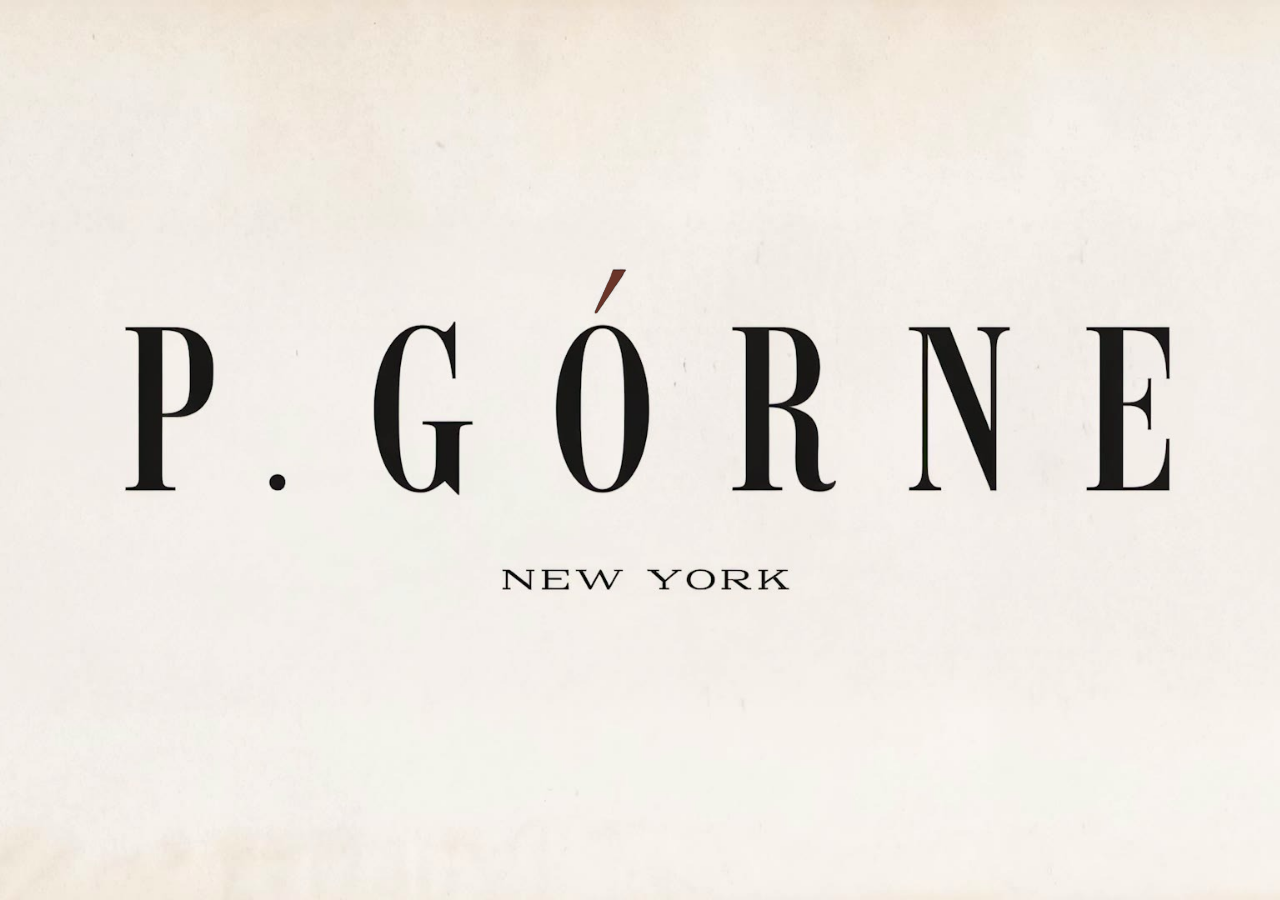
<file: index.html>
<!doctype html>
<html lang="en">
<head>
  <meta charset="utf-8" />
  <meta name="viewport" content="width=device-width, initial-scale=1" />
  <title>P.GÓRNE | Made-to-Measure Menswear, New York</title>
  <meta name="description" content="P.GÓRNE is a New York made-to-measure menswear atelier: tailoring, five-pocket trousers and denim, knitwear, and outerwear, each cut from your own pattern. By appointment." />
  <link rel="canonical" href="https://www.pgorne.com/" />
  <link rel="icon" type="image/png" href="/assets/accent-pantone.png" />
  <meta property="og:type" content="website" />
  <meta property="og:site_name" content="P.GÓRNE" />
  <meta property="og:title" content="P.GÓRNE | Made-to-Measure Menswear, New York" />
  <meta property="og:description" content="P.GÓRNE is a New York made-to-measure menswear atelier: tailoring, five-pocket trousers and denim, knitwear, and outerwear, each cut from your own pattern. By appointment." />
  <meta property="og:url" content="https://www.pgorne.com/" />
  <meta property="og:image" content="https://www.pgorne.com/assets/poster.jpg" />
  <meta property="og:image:width" content="1616" />
  <meta property="og:image:height" content="1080" />
  <meta name="twitter:card" content="summary_large_image" />
  <style>
    :root{
      --paper:#f3efe8;
      --ink:#141414;
      --accent:#6B3529;
      --video-ratio:1.4962962963; /* 1616 / 1080 */
    }
    *{box-sizing:border-box}
    html,body{width:100%;height:100%;margin:0;background:var(--paper);color:var(--ink);}
    body{overflow:hidden;font-family:Arial, Helvetica, sans-serif;}
    .stage{position:fixed;inset:0;background:var(--paper);overflow:hidden;}

    /* The video and accent share the exact same cover-sized frame so the accent aligns with the final video frame. */
    .video-frame{
      position:absolute;
      left:50%;
      top:50%;
      width:max(100vw, calc(100vh * var(--video-ratio)));
      height:max(100vh, calc(100vw / var(--video-ratio)));
      transform:translate(-50%,-50%);
    }
    video{position:absolute;inset:0;width:100%;height:100%;object-fit:cover;display:block;background:var(--paper);}

    .accent{
      position:absolute;
      left:46.41%;   /* 750 / 1616 */
      top:29.63%;    /* 320 / 1080 */
      width:2.85%;   /* 46 / 1616 */
      height:5.46%;  /* 59 / 1080 */
      opacity:0;
      pointer-events:none;
      transform:translateY(0);
      transition:opacity 260ms ease;
      animation:accentLift 7s ease-in-out infinite;
      animation-delay:1.2s;
    }
    body.ready .accent{opacity:1;}
    @keyframes accentLift{
      0%,86%,100%{transform:translateY(0)}
      92%{transform:translateY(-4px)}
    }
    .accent-button{
      position:absolute;
      left:45.95%;
      top:28.75%;
      width:4.0%;
      height:7.0%;
      border:0;
      background:transparent;
      padding:0;
      cursor:pointer;
      opacity:0;
      pointer-events:none;
    }
    body.ready .accent-button{opacity:1;pointer-events:auto;}
    .accent-button:focus-visible{outline:1px solid var(--accent);outline-offset:10px;}

    .stage{cursor:pointer;}
    .ripple{
      position:absolute;
      left:47.83%;
      top:32.36%;
      width:5.2%;
      aspect-ratio:1;
      border:1px solid var(--accent);
      border-radius:50%;
      transform:translate(-50%,-50%) scale(.3);
      opacity:0;
      pointer-events:none;
    }
    body.ready .ripple{animation:ripple 4.2s cubic-bezier(.2,.6,.3,1) 1.6s infinite;}
    body.ready .ripple.second{animation-delay:2.1s;}
    @keyframes ripple{
      0%{transform:translate(-50%,-50%) scale(.3);opacity:0}
      12%{opacity:.55}
      60%,100%{transform:translate(-50%,-50%) scale(2.2);opacity:0}
    }
    .accent{transition:opacity 260ms ease, filter 300ms ease;}
    body.ready .stage:hover .accent{filter:brightness(1.15);}

    body.menu-open .ripple{opacity:0 !important;animation:none !important;}

    .menu{position:fixed;inset:0;background:rgba(243,239,232,.985);display:grid;place-items:center;opacity:0;pointer-events:none;transition:opacity 650ms ease;}
    .menu.open{opacity:1;pointer-events:auto;}
    nav{display:flex;flex-direction:column;gap:clamp(18px,3vh,30px);text-align:center;}
    nav a{text-decoration:none;color:var(--ink);font-size:clamp(24px,5vw,64px);letter-spacing:.08em;text-transform:uppercase;font-weight:300;}
    nav a:hover{color:var(--accent);}
    .close{position:fixed;top:28px;right:32px;appearance:none;border:0;background:transparent;letter-spacing:.18em;color:var(--ink);cursor:pointer;font-size:12px;text-transform:uppercase;}


    /* Mobile: preserve the full logo animation instead of cropping it.
       The surrounding page background uses the same luxury ivory, so the extra vertical space feels intentional. */
    @media (max-width: 799px) and (orientation: portrait){
      .video-frame{
        width:100vw;
        height:calc(100vw / var(--video-ratio));
      }
      .accent{
        animation:accentLiftMobile 7s ease-in-out infinite;
        animation-delay:1.2s;
      }
      @keyframes accentLiftMobile{
        0%,86%,100%{transform:translateY(0)}
        92%{transform:translateY(-3px)}
      }
    }
    .visually-hidden{position:absolute;width:1px;height:1px;padding:0;margin:-1px;overflow:hidden;clip:rect(0,0,0,0);white-space:nowrap;border:0}
  </style>
  <script type="application/ld+json">
  {
    "@context": "https://schema.org",
    "@type": "ClothingStore",
    "@id": "https://www.pgorne.com/#business",
    "name": "P.GÓRNE",
    "alternateName": ["PGORNE", "P.Gorne", "P.GÓRNE Atelier"],
    "description": "New York made-to-measure menswear atelier: tailoring, five-pocket trousers and denim, knitwear, and outerwear, each cut from a personal pattern. By appointment.",
    "url": "https://www.pgorne.com/",
    "logo": "https://www.pgorne.com/assets/accent-pantone.png",
    "image": "https://www.pgorne.com/assets/poster.jpg",
    "foundingDate": "2019",
    "founder": { "@type": "Person", "name": "Patrick Gorny" },
    "address": { "@type": "PostalAddress", "addressLocality": "New York", "addressRegion": "NY", "addressCountry": "US" },
    "areaServed": "New York City",
    "knowsAbout": ["Made-to-measure tailoring", "Made-to-measure suits", "Custom denim", "Five-pocket trousers", "Cashmere knitwear", "Overcoats"],
    "sameAs": ["https://www.instagram.com/p.gorne.atelier/"]
  }
  </script>
</head>
<body>
  <main class="stage" aria-label="P.GÓRNE opening animation">
    <h1 class="visually-hidden">P.GÓRNE, Made-to-Measure Menswear in New York</h1>
    <p class="visually-hidden">A New York atelier for made-to-measure tailoring, five-pocket trousers and denim, knitwear, and outerwear, each cut from your own pattern. By appointment.</p>
    <div class="video-frame">
      <video id="introVideo" autoplay muted playsinline poster="assets/poster.jpg">
        <source src="assets/pgorne-logo-animation-1080.mp4" type="video/mp4" media="(min-width: 800px)">
        <source src="assets/pgorne-logo-animation-720.mp4" type="video/mp4">
      </video>
      <span class="ripple" aria-hidden="true"></span>
      <span class="ripple second" aria-hidden="true"></span>
      <img class="accent" src="assets/accent-pantone.png" alt="" aria-hidden="true" />
      <button class="accent-button" id="enterButton" aria-label="Enter P.GÓRNE" aria-controls="menu" aria-expanded="false"></button>
    </div>
  </main>

  <section class="menu" id="menu" aria-label="Site navigation" inert>
    <button class="close" id="closeButton">Close</button>
    <nav>
      <a href="/ethos">Ethos</a>
      <a href="/atelier">Atelier</a>
      <a href="/galerie">Galerie</a>
      <a href="/ready-made">Ready Made</a>
      <a href="/book">Book</a>
    </nav>
  </section>

  <script>
    const video = document.getElementById('introVideo');
    const menu = document.getElementById('menu');
    const enter = document.getElementById('enterButton');
    const closeButton = document.getElementById('closeButton');
    const reveal = () => document.body.classList.add('ready');

    // Make the entry accent visible and clickable almost immediately while preserving the original logo/video cadence.
    window.setTimeout(reveal, 1000);
    video.addEventListener('error', reveal);

    function open() {
      menu.classList.add('open');
      document.body.classList.add('menu-open');
      menu.inert = false;
      enter.setAttribute('aria-expanded', 'true');
      menu.querySelector('nav a').focus();
    }

    function close() {
      if (!menu.classList.contains('open')) return;
      menu.classList.remove('open');
      document.body.classList.remove('menu-open');
      menu.inert = true;
      enter.setAttribute('aria-expanded', 'false');
      enter.focus();
    }

    const stage = document.querySelector('.stage');
    stage.addEventListener('click', event => {
      if (!document.body.classList.contains('ready') || event.target === enter) return;
      open();
    });

    enter.addEventListener('click', open);
    closeButton.addEventListener('click', close);
    document.addEventListener('keydown', event => { if (event.key === 'Escape') close(); });
  </script>
</body>
</html>
</file>
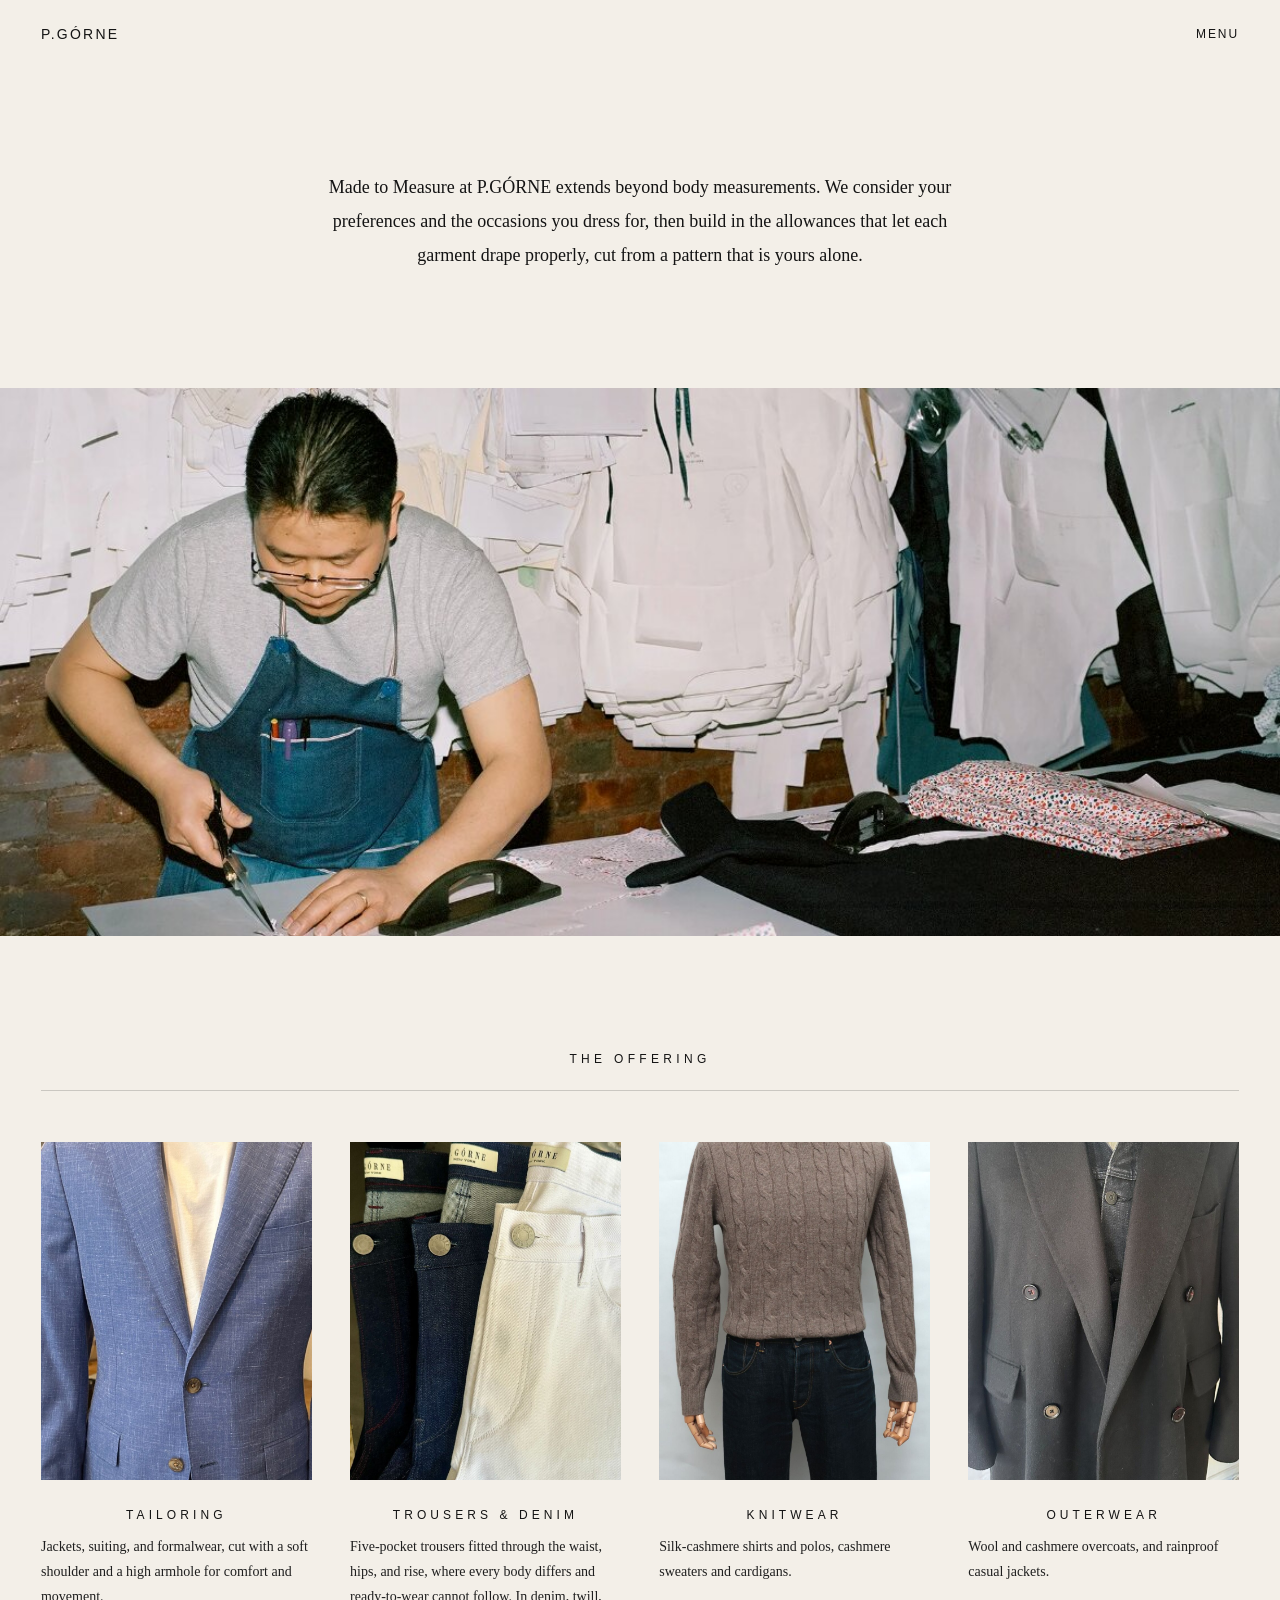
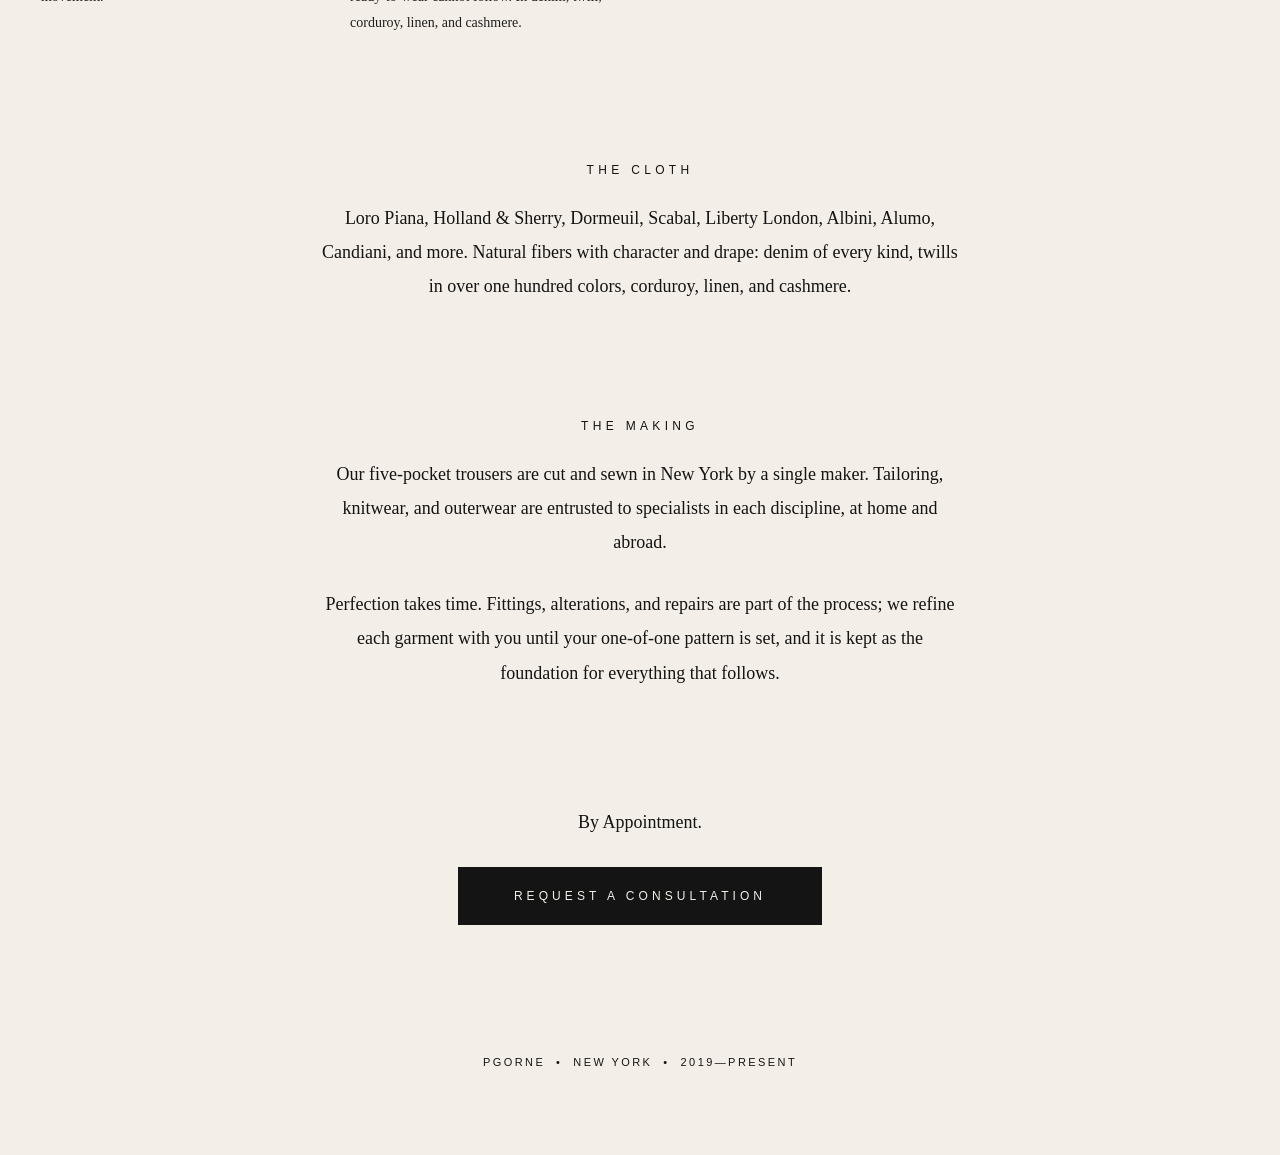
<file: atelier.html>
<!doctype html>
<html lang="en">
<head>
  <meta charset="utf-8" />
  <meta name="viewport" content="width=device-width, initial-scale=1" />
  <title>Made-to-Measure Tailoring, Denim &amp; Knitwear | P.GÓRNE New York</title>
  <meta name="description" content="Made to Measure at P.GÓRNE: tailoring, five-pocket trousers and denim, knitwear, and outerwear, in cloth from Loro Piana, Holland &amp; Sherry, Dormeuil, Scabal and more, each cut from your own pattern." />
  <link rel="canonical" href="https://www.pgorne.com/atelier" />
  <link rel="icon" type="image/png" href="/assets/accent-pantone.png" />
  <meta property="og:type" content="website" />
  <meta property="og:site_name" content="P.GÓRNE" />
  <meta property="og:title" content="Made-to-Measure Tailoring, Denim &amp; Knitwear | P.GÓRNE New York" />
  <meta property="og:description" content="Made to Measure at P.GÓRNE: tailoring, five-pocket trousers and denim, knitwear, and outerwear, in cloth from Loro Piana, Holland &amp; Sherry, Dormeuil, Scabal and more, each cut from your own pattern." />
  <meta property="og:url" content="https://www.pgorne.com/atelier" />
  <meta property="og:image" content="https://www.pgorne.com/assets/poster.jpg" />
  <meta property="og:image:width" content="1616" />
  <meta property="og:image:height" content="1080" />
  <meta name="twitter:card" content="summary_large_image" />
  <style>
    :root{
      --paper:#f3efe8;
      --ink:#141414;
      --accent:#6B3529;
      --page-pad:clamp(24px,3.2vw,52px);
      --serif:Georgia,"Times New Roman",serif;
      --label:"ALMilano",Arial,Helvetica,sans-serif;
    }
    *{box-sizing:border-box}
    html{scroll-behavior:smooth;background:var(--paper)}
    body{margin:0;background:var(--paper);color:var(--ink);font-family:var(--serif);-webkit-font-smoothing:antialiased}
    a{color:inherit;text-decoration:none}
    img{display:block;width:100%;height:100%;object-fit:cover}

    .site-header{
      display:flex;justify-content:space-between;align-items:center;
      padding:26px var(--page-pad) 0;
    }
    .site-header,.label,.offering h3,.invitation a,.site-footer{font-family:var(--label)}
    .wordmark{font-size:14px;letter-spacing:.16em;font-weight:500}
    .return{font-size:12px;letter-spacing:.16em;text-transform:uppercase}
    .return:hover{color:var(--accent)}

    .intro{
      padding:clamp(104px,10vw,160px) var(--page-pad) clamp(96px,9vw,140px);
    }
    .intro p{
      width:min(640px,92vw);margin:0 auto;text-align:center;
      font-size:18px;line-height:1.9;font-weight:400;
    }

    .pattern-banner{
      margin:0;aspect-ratio:7/3;max-height:640px;overflow:hidden;background:#e7e0d7;
    }
    .pattern-banner img{object-position:center 40%}



    .label{
      margin:0 0 24px;font-size:12px;letter-spacing:.36em;text-transform:uppercase;font-weight:400;
    }

    .offering{
      padding:clamp(104px,9vw,138px) var(--page-pad) clamp(112px,10vw,150px);
    }
    .offering-grid{
      display:grid;grid-template-columns:repeat(4,minmax(0,1fr));
      gap:clamp(30px,3vw,50px);border-top:1px solid rgba(20,20,20,.18);
      padding-top:clamp(40px,4vw,56px);
    }
    .label,.offering h3{text-align:center}
    .offering figure{margin:0 0 28px;aspect-ratio:4/5;overflow:hidden;background:#e7e0d7}
    .offering h3{
      margin:0 0 12px;font-size:12px;letter-spacing:.34em;text-transform:uppercase;font-weight:400;
    }
    .offering p{margin:0;font-size:14px;line-height:1.8;color:#1f1f1f}

    .detail{text-align:center;padding:0 var(--page-pad) clamp(104px,9vw,138px)}
    .detail p{width:min(640px,92vw);margin:0 auto;font-size:18px;line-height:1.9}
    .detail p + p{margin-top:28px}

    .invitation{text-align:center;padding:0 24px clamp(110px,10vw,150px)}
    .invitation p{margin:0 0 28px;font-size:18px;line-height:1.9}
    .invitation a{
      display:inline-block;background:var(--ink);color:var(--paper);
      font-size:12px;letter-spacing:.34em;text-transform:uppercase;
      padding:22px 56px;transition:background 200ms ease;
    }
    .invitation a:hover,.invitation a:focus-visible{background:var(--accent)}

    .site-footer{text-align:center;padding:0 24px 82px}
    .site-footer p{margin:0;font-size:11px;letter-spacing:.22em;line-height:1.8;text-transform:uppercase}

    .reveal{opacity:0;transform:translateY(18px);transition:opacity 700ms ease,transform 700ms ease}
    .reveal.visible{opacity:1;transform:none}

    @media (max-width:900px){
      .intro p{width:min(800px,92vw)}
      .offering-grid{grid-template-columns:repeat(2,minmax(0,1fr));row-gap:48px}
    }
    @media (max-width:560px){
      .site-header{padding-top:20px}
      .intro{padding-top:88px;padding-bottom:82px}
      .intro p{width:100%;font-size:16px;line-height:1.9}
      .pattern-banner{aspect-ratio:auto;height:285px}
      .pattern-banner img{object-position:18% center}
      .offering{padding-top:88px}
      .offering-grid{grid-template-columns:1fr;row-gap:36px}
      .detail{padding-bottom:88px}
      .detail p{width:100%;font-size:16px}
    }
    @media (prefers-reduced-motion:reduce){
      html{scroll-behavior:auto}
      .reveal{opacity:1;transform:none;transition:none}
    }
  </style>
</head>
<body>
  <header class="site-header">
    <a class="wordmark" href="/" aria-label="P.GÓRNE home">P.GÓRNE</a>
    <a class="return menu-toggle" href="/">Menu</a>
  </header>

  <main>
    <section class="intro reveal" aria-label="The P.GÓRNE atelier">
      <p>Made to Measure at P.GÓRNE extends beyond body measurements. We consider your preferences and the occasions you dress for, then build in the allowances that let each garment drape properly, cut from a pattern that is yours alone.</p>
    </section>

    <figure class="pattern-banner reveal">
      <img src="assets/images/ethos/workroom.jpg" width="1176" height="504" alt="A cutter in the P.GÓRNE workroom cutting cloth by hand, with paper patterns hanging behind him" loading="eager" />
    </figure>

    <section class="offering reveal" aria-labelledby="offering-heading">
      <h2 class="label" id="offering-heading">The Offering</h2>
      <div class="offering-grid">
        <div><figure><img src="/assets/images/ethos/offering-tailoring.jpg" width="960" height="1199" alt="A blue P.GÓRNE made-to-measure jacket with a soft shoulder, worn" loading="lazy" /></figure><h3>Tailoring</h3><p>Jackets, suiting, and formalwear, cut with a soft shoulder and a high armhole for comfort and movement.</p></div>
        <div><figure><img src="/assets/images/ethos/offering-denim.jpg" width="960" height="1199" alt="P.GÓRNE made-to-measure five-pocket trousers in navy denim and white" loading="lazy" /></figure><h3>Trousers &amp; Denim</h3><p>Five-pocket trousers fitted through the waist, hips, and rise, where every body differs and ready-to-wear cannot follow. In denim, twill, corduroy, linen, and cashmere.</p></div>
        <div><figure><img src="/assets/images/galerie/casual-wear/15.jpg" width="998" height="1600" alt="A P.GÓRNE cashmere cable-knit sweater" loading="lazy" /></figure><h3>Knitwear</h3><p>Silk-cashmere shirts and polos, cashmere sweaters and cardigans.</p></div>
        <div><figure><img src="/assets/images/ethos/offering-outerwear.jpg" width="960" height="1200" alt="A P.GÓRNE double-breasted wool overcoat" loading="lazy" /></figure><h3>Outerwear</h3><p>Wool and cashmere overcoats, and rainproof casual jackets.</p></div>
      </div>
    </section>

    <section class="detail reveal" aria-labelledby="cloth-heading">
      <h2 class="label" id="cloth-heading">The Cloth</h2>
      <p>Loro Piana, Holland &amp; Sherry, Dormeuil, Scabal, Liberty London, Albini, Alumo, Candiani, and more. Natural fibers with character and drape: denim of every kind, twills in over one hundred colors, corduroy, linen, and cashmere.</p>
    </section>

    <section class="detail reveal" aria-labelledby="making-heading">
      <h2 class="label" id="making-heading">The Making</h2>
      <p>Our five-pocket trousers are cut and sewn in New York by a single maker. Tailoring, knitwear, and outerwear are entrusted to specialists in each discipline, at home and abroad.</p>
      <p>Perfection takes time. Fittings, alterations, and repairs are part of the process; we refine each garment with you until your one-of-one pattern is set, and it is kept as the foundation for everything that follows.</p>
    </section>

    <section class="invitation reveal" aria-label="Request a consultation">
      <p>By Appointment.</p>
      <a href="/book">Request a Consultation</a>
    </section>
  </main>

  <footer class="site-footer">
    <p>PGORNE&nbsp;&nbsp;•&nbsp;&nbsp;New York&nbsp;&nbsp;•&nbsp;&nbsp;2019—Present</p>
  </footer>

  <script>
    const reveals = document.querySelectorAll('.reveal');
    if ('IntersectionObserver' in window && !window.matchMedia('(prefers-reduced-motion: reduce)').matches) {
      const observer = new IntersectionObserver((entries) => {
        entries.forEach((entry) => {
          if (entry.isIntersecting) {
            entry.target.classList.add('visible');
            observer.unobserve(entry.target);
          }
        });
      }, { threshold: 0.08, rootMargin: '0px 0px -4% 0px' });
      reveals.forEach((item) => observer.observe(item));
    } else {
      reveals.forEach((item) => item.classList.add('visible'));
    }
  </script>
  <script src="/assets/menu.js" defer></script>
</body>
</html>
</file>
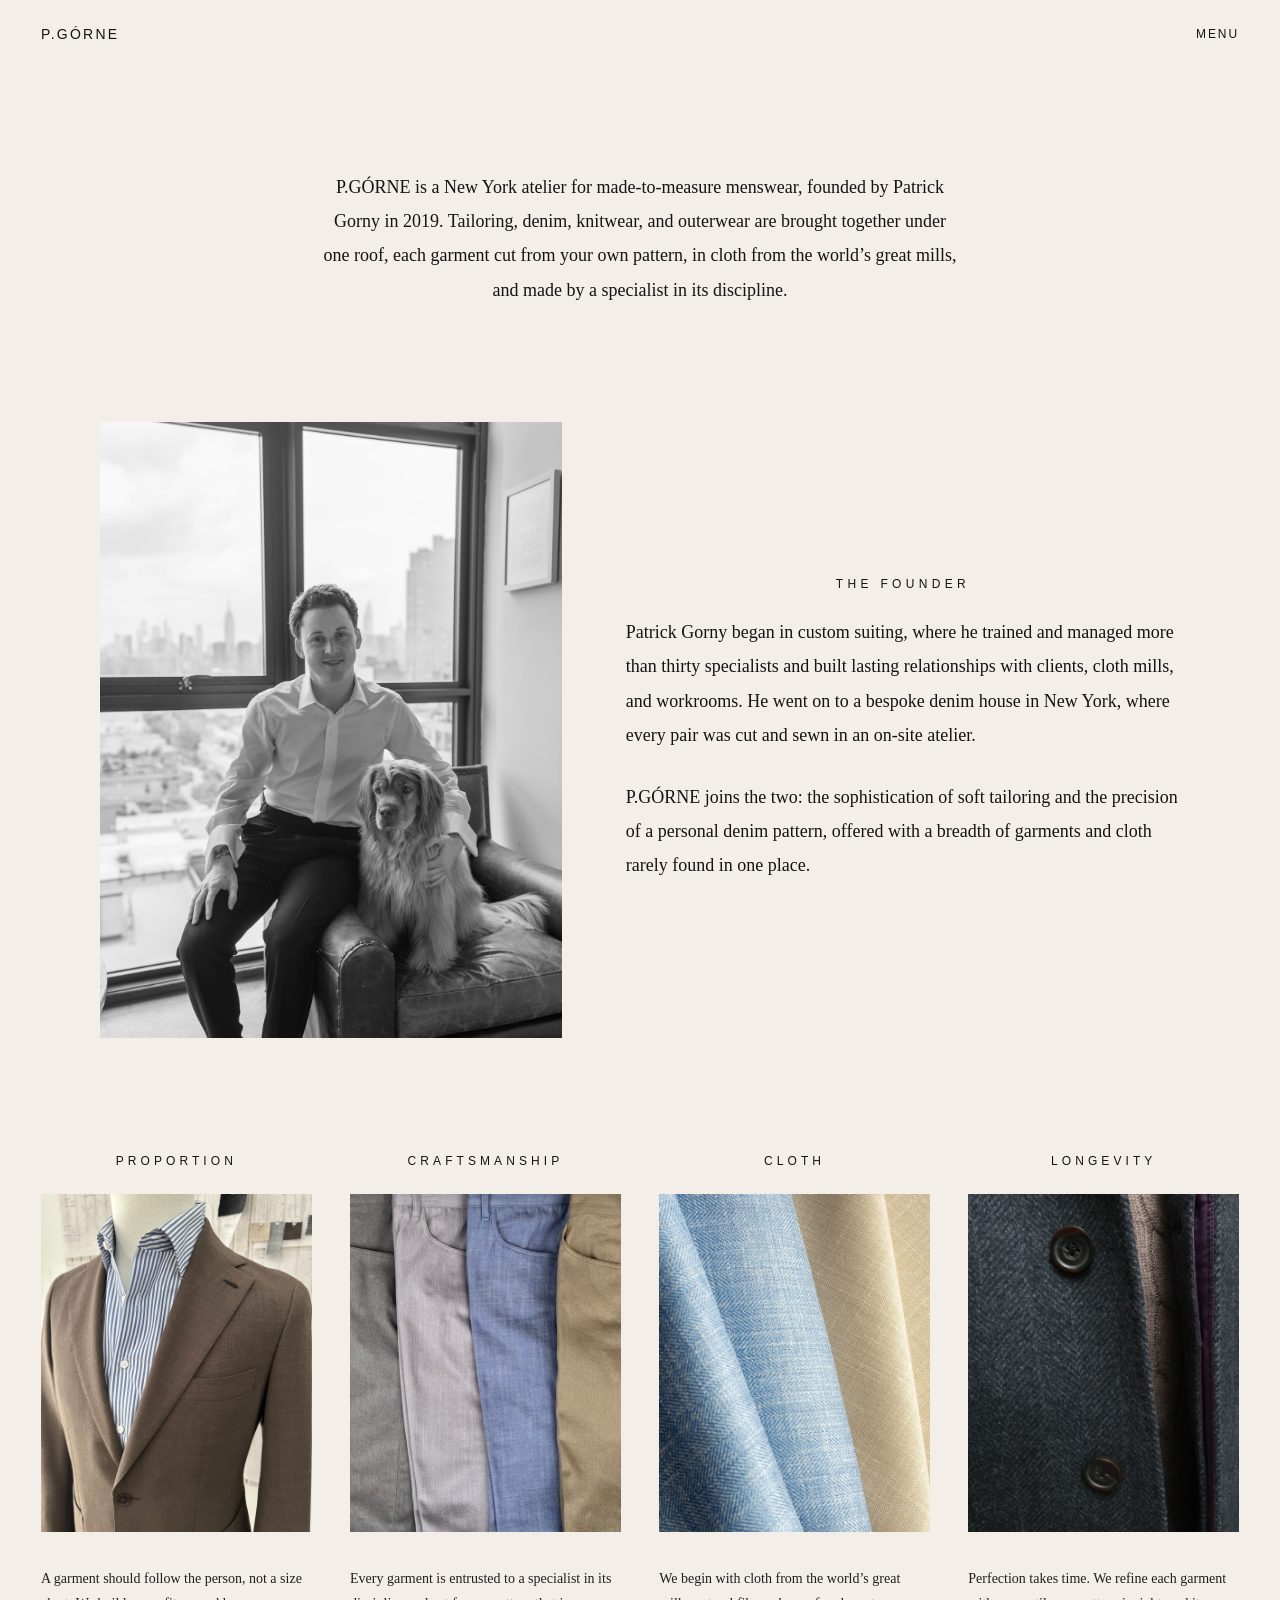
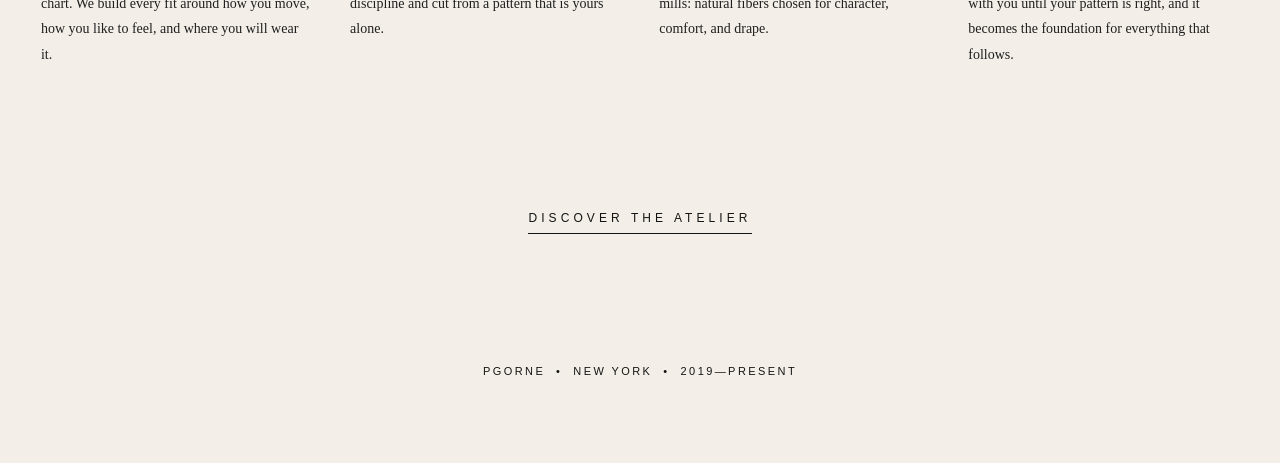
<file: ethos.html>
<!doctype html>
<html lang="en">
<head>
  <meta charset="utf-8" />
  <meta name="viewport" content="width=device-width, initial-scale=1" />
  <title>Ethos | P.GÓRNE, New York Made-to-Measure Atelier</title>
  <meta name="description" content="P.GÓRNE is a New York made-to-measure atelier founded by Patrick Gorny in 2019: tailoring, five-pocket trousers and denim, knitwear, and outerwear, each from a personal pattern." />
  <link rel="canonical" href="https://www.pgorne.com/ethos" />
  <link rel="icon" type="image/png" href="/assets/accent-pantone.png" />
  <meta property="og:type" content="website" />
  <meta property="og:site_name" content="P.GÓRNE" />
  <meta property="og:title" content="Ethos | P.GÓRNE, New York Made-to-Measure Atelier" />
  <meta property="og:description" content="P.GÓRNE is a New York made-to-measure atelier founded by Patrick Gorny in 2019: tailoring, five-pocket trousers and denim, knitwear, and outerwear, each from a personal pattern." />
  <meta property="og:url" content="https://www.pgorne.com/ethos" />
  <meta property="og:image" content="https://www.pgorne.com/assets/poster.jpg" />
  <meta property="og:image:width" content="1616" />
  <meta property="og:image:height" content="1080" />
  <meta name="twitter:card" content="summary_large_image" />
  <style>
    :root{
      --paper:#f3efe8;
      --ink:#141414;
      --accent:#6B3529;
      --page-pad:clamp(24px,3.2vw,52px);
      --serif:Georgia,"Times New Roman",serif;
      --label:"ALMilano",Arial,Helvetica,sans-serif;
    }
    *{box-sizing:border-box}
    html{scroll-behavior:smooth;background:var(--paper)}
    body{margin:0;background:var(--paper);color:var(--ink);font-family:var(--serif);-webkit-font-smoothing:antialiased}
    a{color:inherit;text-decoration:none}
    img{display:block;width:100%;height:100%;object-fit:cover}

    .site-header{
      display:flex;justify-content:space-between;align-items:center;
      padding:26px var(--page-pad) 0;
    }
    .site-header,.label,.principle h2,.onward a,.site-footer{font-family:var(--label)}
    .wordmark{font-size:14px;letter-spacing:.16em;font-weight:500}
    .return{font-size:12px;letter-spacing:.16em;text-transform:uppercase}
    .return:hover{color:var(--accent)}

    .intro{
      padding:clamp(104px,10vw,160px) var(--page-pad) clamp(96px,9vw,140px);
    }
    .intro p{
      width:min(640px,92vw);margin:0 auto;text-align:center;
      font-size:18px;line-height:1.9;font-weight:400;
    }


    .principles{
      padding:clamp(104px,9vw,138px) var(--page-pad) clamp(120px,11vw,168px);
    }
    .principles-grid{
      display:grid;grid-template-columns:repeat(4,minmax(0,1fr));
      gap:clamp(30px,3vw,50px);
    }
    .principle{min-width:0}
    .principle h2{
      margin:0 0 24px;font-size:12px;letter-spacing:.34em;
      text-transform:uppercase;font-weight:400;line-height:1.4;
    }
    .principle figure{
      margin:0 0 34px;aspect-ratio:4/5;overflow:hidden;background:#e7e0d7;
    }
    .label,.principle h2{text-align:center}
    .principle p{
      margin:0;font-size:14px;line-height:1.8;color:#1f1f1f;
    }
    .principle--proportion img{object-position:center 35%}
    .principle--craftsmanship img{object-position:center center}
    .principle--cloth img{object-position:center center}
    .principle--longevity img{object-position:center 48%}

    .founder{
      padding:0 var(--page-pad);
    }
    .founder-inner{
      width:min(1080px,100%);margin:0 auto;display:grid;
      grid-template-columns:minmax(0,5fr) minmax(0,6fr);
      gap:clamp(40px,5vw,84px);align-items:center;
    }
    .founder figure{margin:0;aspect-ratio:3/4;overflow:hidden;background:#e7e0d7}
    .founder figure img{object-position:center 30%}
    .label{
      margin:0 0 24px;font-size:12px;letter-spacing:.36em;text-transform:uppercase;font-weight:400;
    }
    .founder p{
      margin:0;font-size:18px;line-height:1.9;
    }
    .founder p + p{margin-top:28px}



    .onward{text-align:center;padding:0 24px clamp(110px,10vw,150px)}
    .onward a{
      display:inline-block;font-size:12px;letter-spacing:.34em;text-transform:uppercase;
      padding-bottom:8px;border-bottom:1px solid currentColor;transition:color 200ms ease;
    }
    .onward a:hover,.onward a:focus-visible{color:var(--accent)}

    .site-footer{text-align:center;padding:0 24px 82px}
    .site-footer p{margin:0;font-size:11px;letter-spacing:.22em;line-height:1.8;text-transform:uppercase}

    .reveal{opacity:0;transform:translateY(18px);transition:opacity 700ms ease,transform 700ms ease}
    .reveal.visible{opacity:1;transform:none}

    @media (max-width:900px){
      .intro p{width:min(800px,92vw)}
      .principles-grid{grid-template-columns:repeat(2,minmax(0,1fr));gap:88px 34px}
      .founder-inner{grid-template-columns:1fr;width:min(560px,100%);text-align:center}
    }
    @media (max-width:560px){
      .site-header{padding-top:20px}
      .intro{padding-top:88px;padding-bottom:82px}
      .intro p{width:100%;font-size:16px;line-height:1.9}
      .founder p{font-size:16px}
      .principles{padding-top:88px}
      .principles-grid{grid-template-columns:1fr;row-gap:88px}
      .principle{padding:0}
      .principle h2{margin-bottom:26px}
      .principle figure{margin-bottom:28px}
    }
    @media (prefers-reduced-motion:reduce){
      html{scroll-behavior:auto}
      .reveal{opacity:1;transform:none;transition:none}
    }
  </style>
</head>
<body>
  <header class="site-header">
    <a class="wordmark" href="/" aria-label="P.GÓRNE home">P.GÓRNE</a>
    <a class="return menu-toggle" href="/">Menu</a>
  </header>

  <main>
    <section class="intro reveal" aria-label="P.GÓRNE ethos">
      <p>P.GÓRNE is a New York atelier for made-to-measure menswear, founded by Patrick Gorny in 2019. Tailoring, denim, knitwear, and outerwear are brought together under one roof, each garment cut from your own pattern, in cloth from the world’s great mills, and made by a specialist in its discipline.</p>
    </section>


    <section class="founder reveal" aria-labelledby="founder-heading">
      <div class="founder-inner">
        <figure><img src="assets/images/ethos/founder.jpg" width="1200" height="1599" alt="Patrick Gorny, founder of P.GÓRNE, in New York" loading="lazy" /></figure>
        <div>
        <h2 class="label" id="founder-heading">The Founder</h2>
        <p>Patrick Gorny began in custom suiting, where he trained and managed more than thirty specialists and built lasting relationships with clients, cloth mills, and workrooms. He went on to a bespoke denim house in New York, where every pair was cut and sewn in an on-site atelier.</p>
        <p>P.GÓRNE joins the two: the sophistication of soft tailoring and the precision of a personal denim pattern, offered with a breadth of garments and cloth rarely found in one place.</p>
        </div>
      </div>
    </section>

    <section class="principles" aria-label="The principles that guide our work">
      <div class="principles-grid">
        <article class="principle principle--proportion reveal">
          <h2>Proportion</h2>
          <figure><img src="assets/images/ethos/proportion.jpg" width="1200" height="1500" alt="Tailored garment on a dress form showing balance through the shoulder and lapel" loading="lazy" /></figure>
          <p>A garment should follow the person, not a size chart. We build every fit around how you move, how you like to feel, and where you will wear it.</p>
        </article>
        <article class="principle principle--craftsmanship reveal">
          <h2>Craftsmanship</h2>
          <figure><img src="assets/images/ethos/craftsmanship-pants.jpg" width="1200" height="1500" alt="A close arrangement of finished trousers in varied cloths" loading="lazy" /></figure>
          <p>Every garment is entrusted to a specialist in its discipline and cut from a pattern that is yours alone.</p>
        </article>
        <article class="principle principle--cloth reveal">
          <h2>Cloth</h2>
          <figure><img src="assets/images/ethos/cloth.jpg" width="1200" height="1500" alt="Blue and natural cloths showing distinct weave, texture, and drape" loading="lazy" /></figure>
          <p>We begin with cloth from the world’s great mills: natural fibers chosen for character, comfort, and drape.</p>
        </article>
        <article class="principle principle--longevity reveal">
          <h2>Longevity</h2>
          <figure><img src="assets/images/ethos/longevity.jpg" width="1200" height="1500" alt="P.GÓRNE garment detail with horn buttons and internal finishing" loading="lazy" /></figure>
          <p>Perfection takes time. We refine each garment with you until your pattern is right, and it becomes the foundation for everything that follows.</p>
        </article>
      </div>
    </section>


    <section class="onward reveal" aria-label="Continue to the Atelier">
      <a href="/atelier">Discover the Atelier</a>
    </section>
  </main>

  <footer class="site-footer">
    <p>PGORNE&nbsp;&nbsp;•&nbsp;&nbsp;New York&nbsp;&nbsp;•&nbsp;&nbsp;2019—Present</p>
  </footer>

  <script>
    const reveals = document.querySelectorAll('.reveal');
    if ('IntersectionObserver' in window && !window.matchMedia('(prefers-reduced-motion: reduce)').matches) {
      const observer = new IntersectionObserver((entries) => {
        entries.forEach((entry) => {
          if (entry.isIntersecting) {
            entry.target.classList.add('visible');
            observer.unobserve(entry.target);
          }
        });
      }, { threshold: 0.08, rootMargin: '0px 0px -4% 0px' });
      reveals.forEach((item) => observer.observe(item));
    } else {
      reveals.forEach((item) => item.classList.add('visible'));
    }
  </script>
  <script src="/assets/menu.js" defer></script>
</body>
</html>
</file>
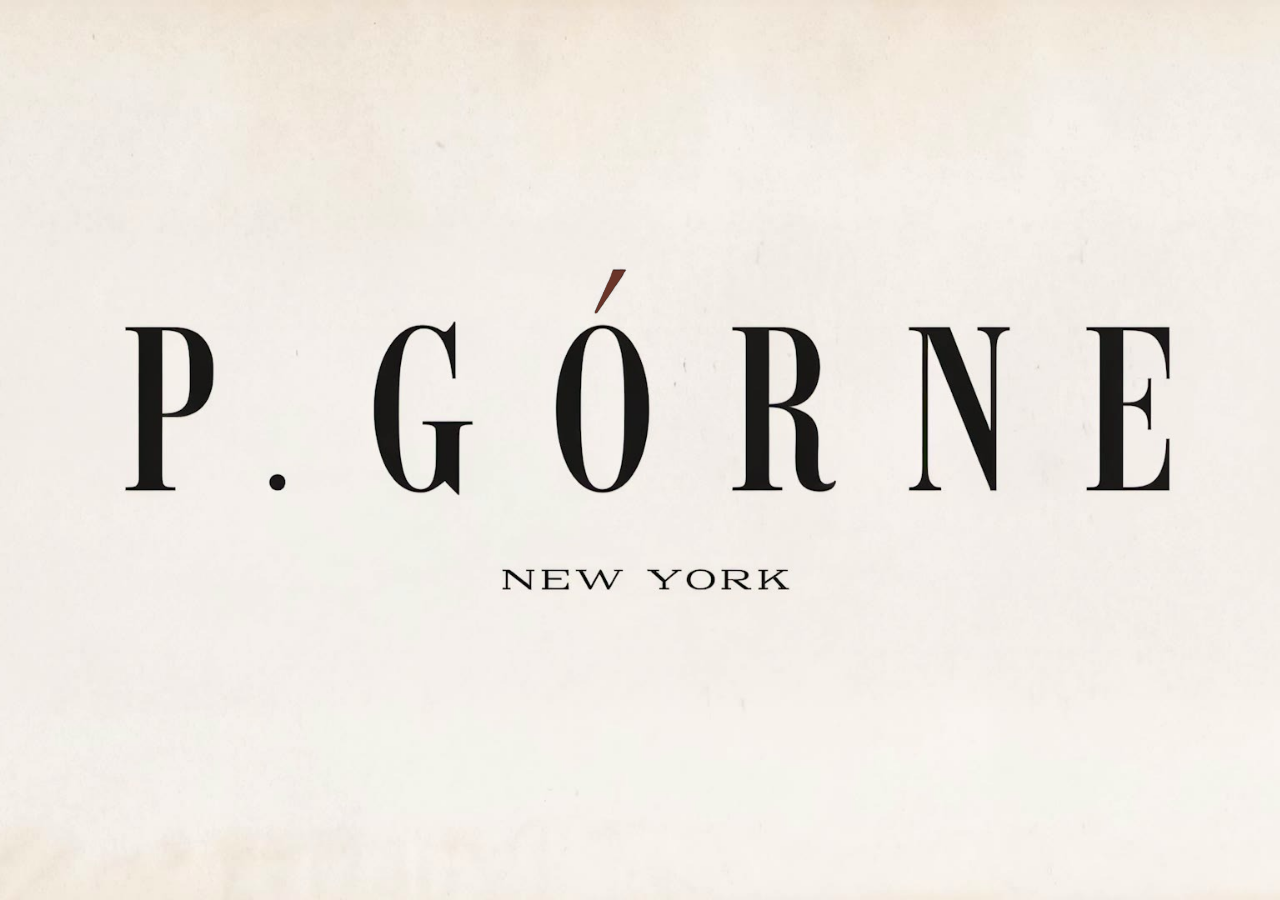
<file: index(3).html>
<!doctype html>
<html lang="en">
<head>
  <meta charset="utf-8" />
  <meta name="viewport" content="width=device-width, initial-scale=1" />
  <title>P.GÓRNE</title>
  <meta name="description" content="P.GÓRNE — New York atelier." />
  <style>
    :root{
      --paper:#f3efe8;
      --ink:#141414;
      --accent:#6B3529;
      --video-ratio:1.4962962963; /* 1616 / 1080 */
    }
    *{box-sizing:border-box}
    html,body{width:100%;height:100%;margin:0;background:var(--paper);color:var(--ink);}
    body{overflow:hidden;font-family:Arial, Helvetica, sans-serif;}
    .stage{position:fixed;inset:0;background:var(--paper);overflow:hidden;}

    /* The video and accent share the exact same cover-sized frame so the accent aligns with the final video frame. */
    .video-frame{
      position:absolute;
      left:50%;
      top:50%;
      width:max(100vw, calc(100vh * var(--video-ratio)));
      height:max(100vh, calc(100vw / var(--video-ratio)));
      transform:translate(-50%,-50%);
    }
    video{position:absolute;inset:0;width:100%;height:100%;object-fit:cover;display:block;background:var(--paper);}

    .accent{
      position:absolute;
      left:46.41%;   /* 750 / 1616 */
      top:29.63%;    /* 320 / 1080 */
      width:2.85%;   /* 46 / 1616 */
      height:5.46%;  /* 59 / 1080 */
      opacity:0;
      pointer-events:none;
      transform:translateY(0);
      transition:opacity 260ms ease;
      animation:accentLift 7s ease-in-out infinite;
      animation-delay:1.2s;
    }
    body.ready .accent{opacity:1;}
    @keyframes accentLift{
      0%,86%,100%{transform:translateY(0)}
      92%{transform:translateY(-4px)}
    }
    .accent-button{
      position:absolute;
      left:45.95%;
      top:28.75%;
      width:4.0%;
      height:7.0%;
      border:0;
      background:transparent;
      padding:0;
      cursor:pointer;
      opacity:0;
      pointer-events:none;
    }
    body.ready .accent-button{opacity:1;pointer-events:auto;}
    .accent-button:focus-visible{outline:1px solid var(--accent);outline-offset:10px;}

    .menu{position:fixed;inset:0;background:rgba(243,239,232,.985);display:grid;place-items:center;opacity:0;pointer-events:none;transition:opacity 650ms ease;}
    .menu.open{opacity:1;pointer-events:auto;}
    nav{display:flex;flex-direction:column;gap:clamp(18px,3vh,30px);text-align:center;}
    nav a{text-decoration:none;color:var(--ink);font-size:clamp(24px,5vw,64px);letter-spacing:.08em;text-transform:uppercase;font-weight:300;}
    nav a:hover{color:var(--accent);}
    .close{position:fixed;top:28px;right:32px;appearance:none;border:0;background:transparent;letter-spacing:.18em;color:var(--ink);cursor:pointer;font-size:12px;text-transform:uppercase;}


    /* Mobile: preserve the full logo animation instead of cropping it.
       The surrounding page background uses the same luxury ivory, so the extra vertical space feels intentional. */
    @media (max-width: 799px) and (orientation: portrait){
      .video-frame{
        width:100vw;
        height:calc(100vw / var(--video-ratio));
      }
      .accent{
        animation:accentLiftMobile 7s ease-in-out infinite;
        animation-delay:1.2s;
      }
      @keyframes accentLiftMobile{
        0%,86%,100%{transform:translateY(0)}
        92%{transform:translateY(-3px)}
      }
    }
  </style>
</head>
<body>
  <main class="stage" aria-label="P.GÓRNE opening animation">
    <div class="video-frame">
      <video id="introVideo" autoplay muted playsinline poster="assets/poster.jpg">
        <source src="assets/pgorne-logo-animation-1080.mp4" type="video/mp4" media="(min-width: 800px)">
        <source src="assets/pgorne-logo-animation-720.mp4" type="video/mp4">
      </video>
      <img class="accent" src="assets/accent-pantone.png" alt="" aria-hidden="true" />
      <button class="accent-button" id="enterButton" aria-label="Enter P.GÓRNE"></button>
    </div>
  </main>

  <section class="menu" id="menu" aria-label="Site navigation">
    <button class="close" id="closeButton">Close</button>
    <nav>
      <a href="ethos.html">Ethos</a>
      <a href="atelier.html">Atelier</a>
      <a href="galerie.html">Galerie</a>
      <a href="ready-made.html">Ready Made</a>
      <a href="book.html">Book</a>
    </nav>
  </section>

  <script>
    const video = document.getElementById('introVideo');
    const menu = document.getElementById('menu');
    const enter = document.getElementById('enterButton');
    const close = document.getElementById('closeButton');
    const reveal = () => document.body.classList.add('ready');

    // Make the entry accent visible and clickable almost immediately while preserving the original logo/video cadence.
    window.setTimeout(reveal, 1000);
    video.addEventListener('error', reveal);

    enter.addEventListener('click', () => menu.classList.add('open'));
    close.addEventListener('click', () => menu.classList.remove('open'));
    document.addEventListener('keydown', e => { if (e.key === 'Escape') menu.classList.remove('open'); });
  </script>
</body>
</html>
</file>
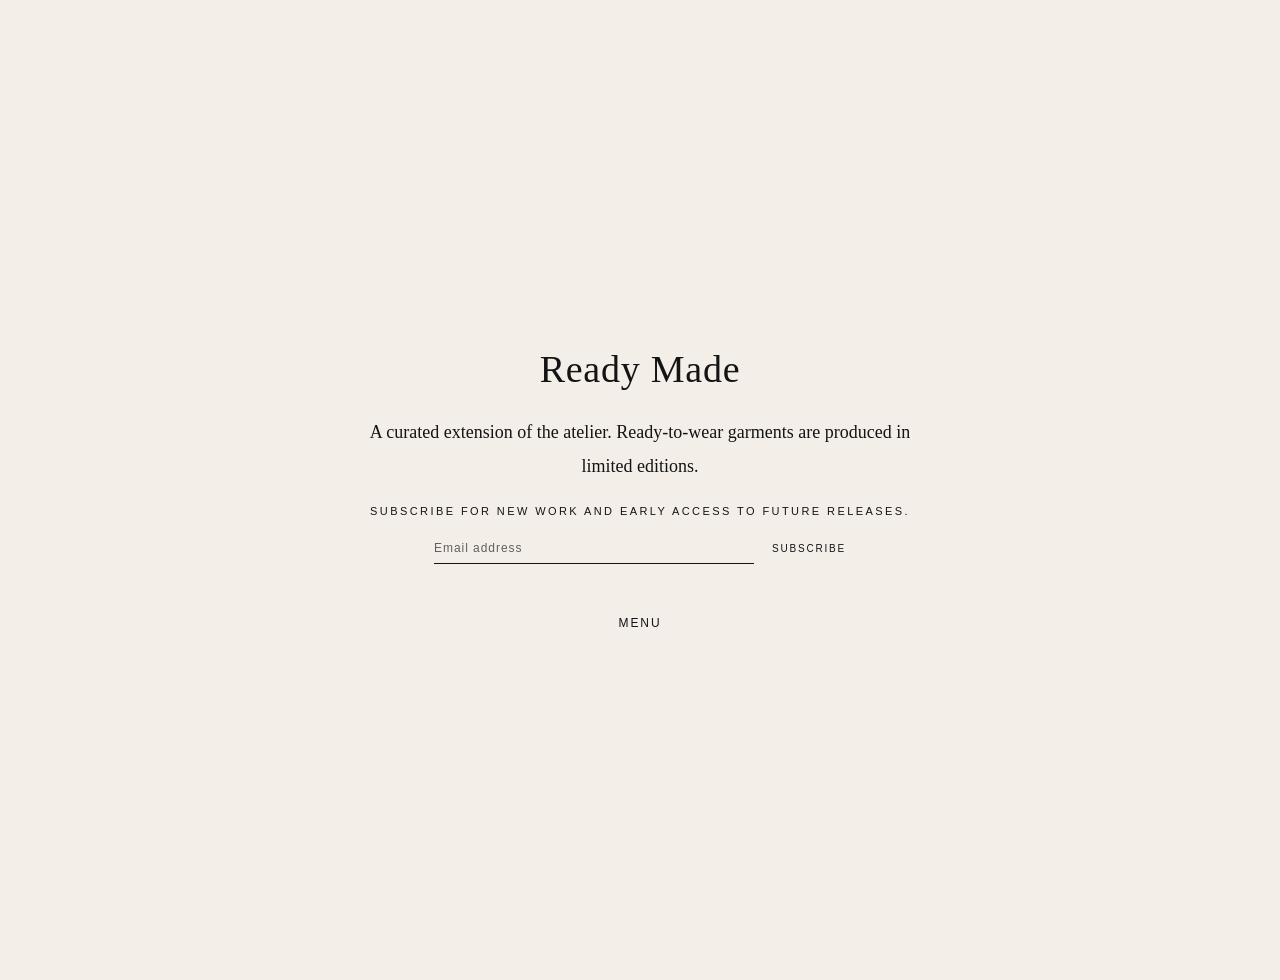
<file: ready-made.html>
<!doctype html>
<html lang="en">
<head>
  <meta charset="utf-8" />
  <meta name="viewport" content="width=device-width, initial-scale=1" />
  <title>Ready Made | P.GÓRNE, New York</title>
  <meta name="description" content="Limited-edition ready-to-wear garments from the P.GÓRNE atelier in New York City." />
  <link rel="canonical" href="https://www.pgorne.com/ready-made" />
  <link rel="icon" type="image/png" href="/assets/accent-pantone.png" />
  <meta property="og:type" content="website" />
  <meta property="og:site_name" content="P.GÓRNE" />
  <meta property="og:title" content="Ready Made | P.GÓRNE, New York" />
  <meta property="og:description" content="Limited-edition ready-to-wear garments from the P.GÓRNE atelier in New York City." />
  <meta property="og:url" content="https://www.pgorne.com/ready-made" />
  <meta property="og:image" content="https://www.pgorne.com/assets/poster.jpg" />
  <meta property="og:image:width" content="1616" />
  <meta property="og:image:height" content="1080" />
  <meta name="twitter:card" content="summary_large_image" />
  <style>
    :root{--paper:#f3efe8;--ink:#141414;--accent:#6B3529;}
    html,body{margin:0;min-height:100%;background:var(--paper);color:var(--ink);font-family:Arial, Helvetica, sans-serif;}
    main{min-height:100vh;display:grid;place-items:center;text-align:center;padding:40px;}
    h1{font-family:Georgia,"Times New Roman",serif;font-size:38px;font-weight:400;line-height:1.1;letter-spacing:.02em;margin:0 0 24px;}
    p{max-width:560px;font-size:18px;line-height:1.9;text-align:center;margin:0 auto 58px;}
    .visually-hidden{position:absolute;width:1px;height:1px;padding:0;margin:-1px;overflow:hidden;clip:rect(0,0,0,0);white-space:nowrap;border:0}
    .description{margin-bottom:20px;font-family:Georgia,"Times New Roman",serif}
    .newsletter-intro{max-width:560px;font-size:11px;line-height:1.6;letter-spacing:.22em;text-transform:uppercase;margin:0 auto 12px}
    .newsletter{position:relative;display:flex;flex-wrap:wrap;align-items:center;justify-content:center;column-gap:18px;row-gap:4px;max-width:min(100%,430px);margin:0 auto 30px;color:var(--ink);font-family:Arial,Helvetica,sans-serif;touch-action:manipulation;user-select:text;-webkit-user-select:text}
    .newsletter-field{display:block;flex:0 1 320px;max-width:100%}
    .newsletter input[type="email"]{display:block;width:min(320px,100%);padding:8px 0;border:0;border-bottom:1px solid var(--ink);border-radius:0;background:transparent;color:var(--ink);font:12px Arial,Helvetica,sans-serif;letter-spacing:.08em}
    .newsletter input[type="email"]::placeholder{color:var(--ink);opacity:.65}
    .newsletter input[type="email"]:focus-visible{outline:1px solid var(--accent);outline-offset:4px}
    .newsletter button{appearance:none;border:0;background:transparent;color:var(--ink);padding:8px 0;font:10px Arial,Helvetica,sans-serif;letter-spacing:.18em;text-transform:uppercase;white-space:nowrap;cursor:pointer}
    .newsletter button:hover{color:var(--accent)}
    .newsletter button:focus-visible{outline:1px solid var(--accent);outline-offset:4px}
    .newsletter button:disabled{opacity:.5;cursor:wait}
    .newsletter-status{flex:0 0 100%;max-width:none;min-height:1.4em;margin:0;font-size:11px;line-height:1.4;letter-spacing:.04em}
    .newsletter.is-done .newsletter-field,.newsletter.is-done button{display:none}
    a{color:var(--ink);text-decoration:none;text-transform:uppercase;letter-spacing:.16em;font-size:12px;}
    a:hover{color:var(--accent);}
  </style>
</head>
<body>
  <main>
    <div>
      <h1>Ready Made</h1>
      <p class="description">A curated extension of the atelier. Ready-to-wear garments are produced in limited editions.</p>
      <p class="newsletter-intro">Subscribe for new work and early access to future releases.</p>
      <form class="newsletter" data-kit-form="10051606" novalidate>
        <label class="newsletter-field"><span class="visually-hidden">Email address</span><input type="email" name="email_address" placeholder="Email address" autocomplete="email" required></label>
        <span class="visually-hidden" aria-hidden="true"><input type="text" name="website" tabindex="-1" autocomplete="off"></span>
        <button type="submit">Subscribe</button>
        <p class="newsletter-status" role="status" aria-live="polite"></p>
      </form>
      <a class="menu-toggle" href="/">Menu</a>
    </div>
  </main>
  <script src="/assets/newsletter.js" defer></script>
  <script src="/assets/menu.js" defer></script>
</body>
</html>
</file>
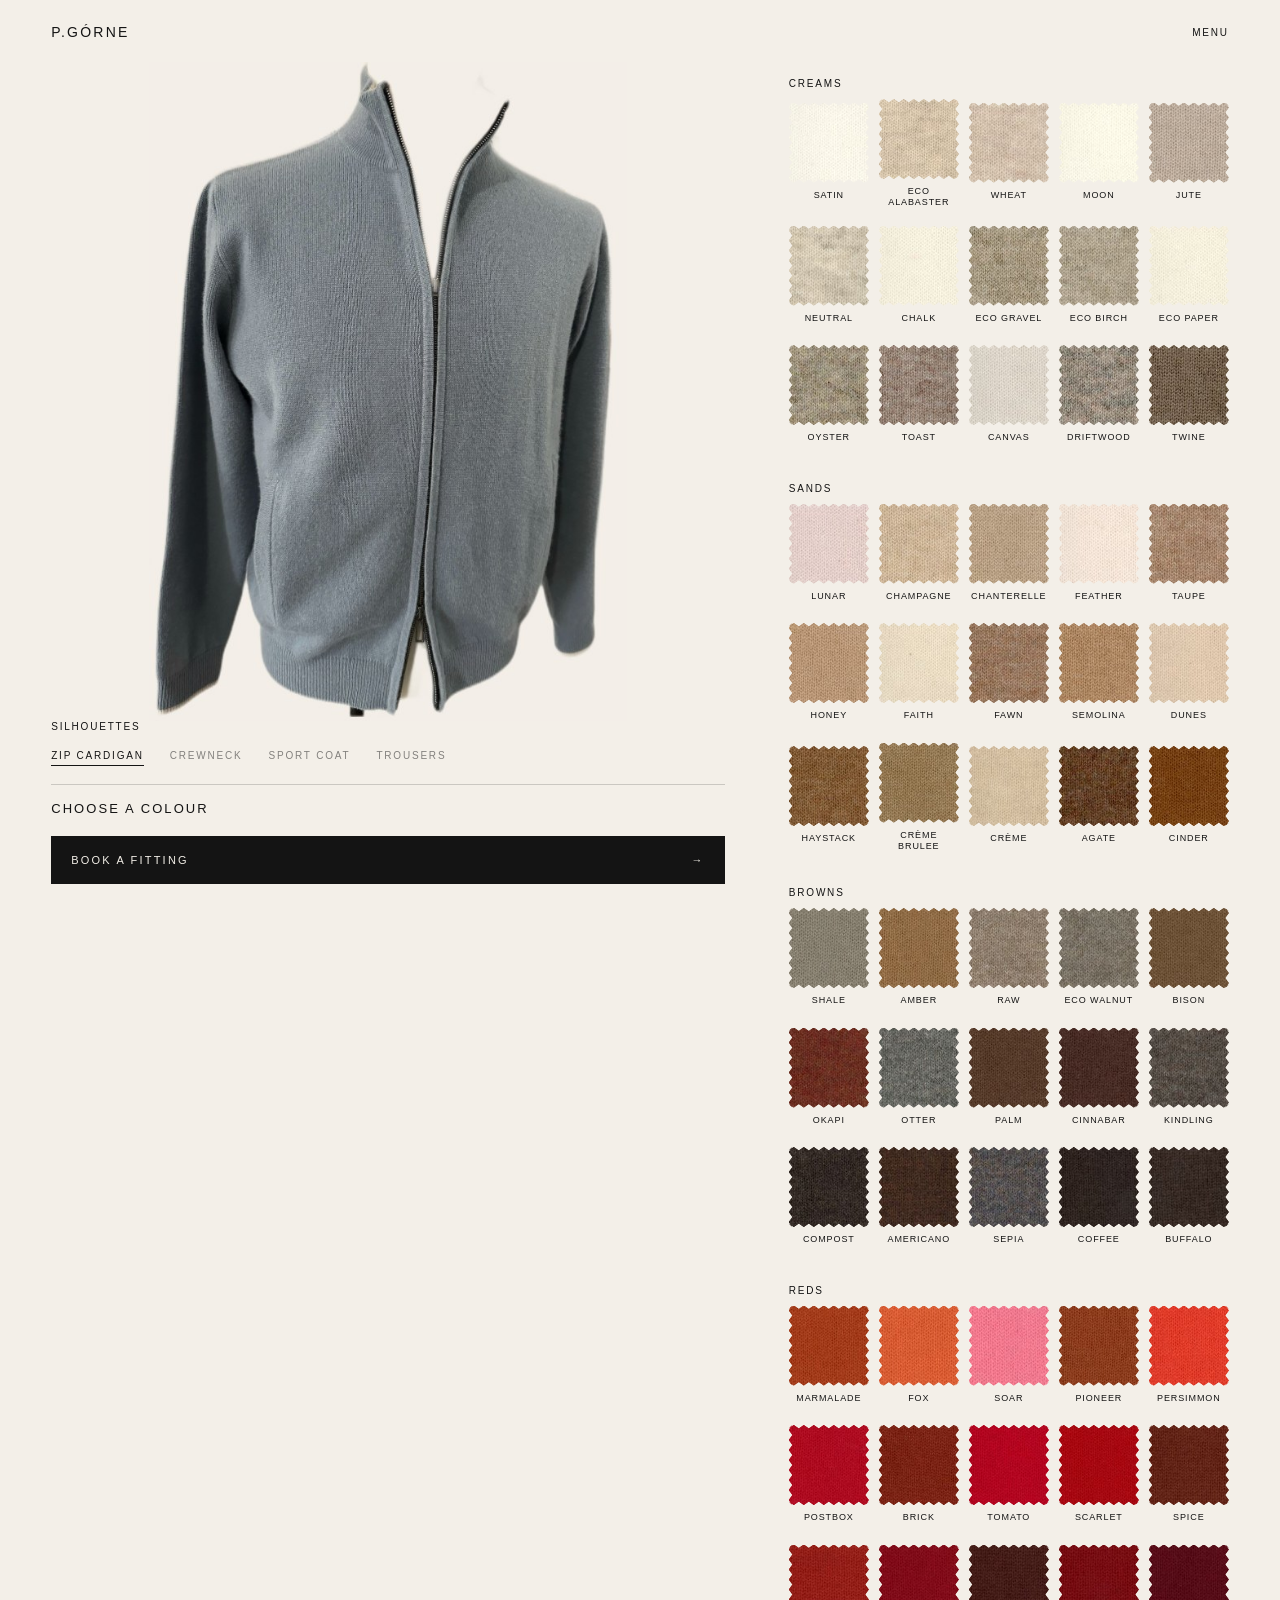
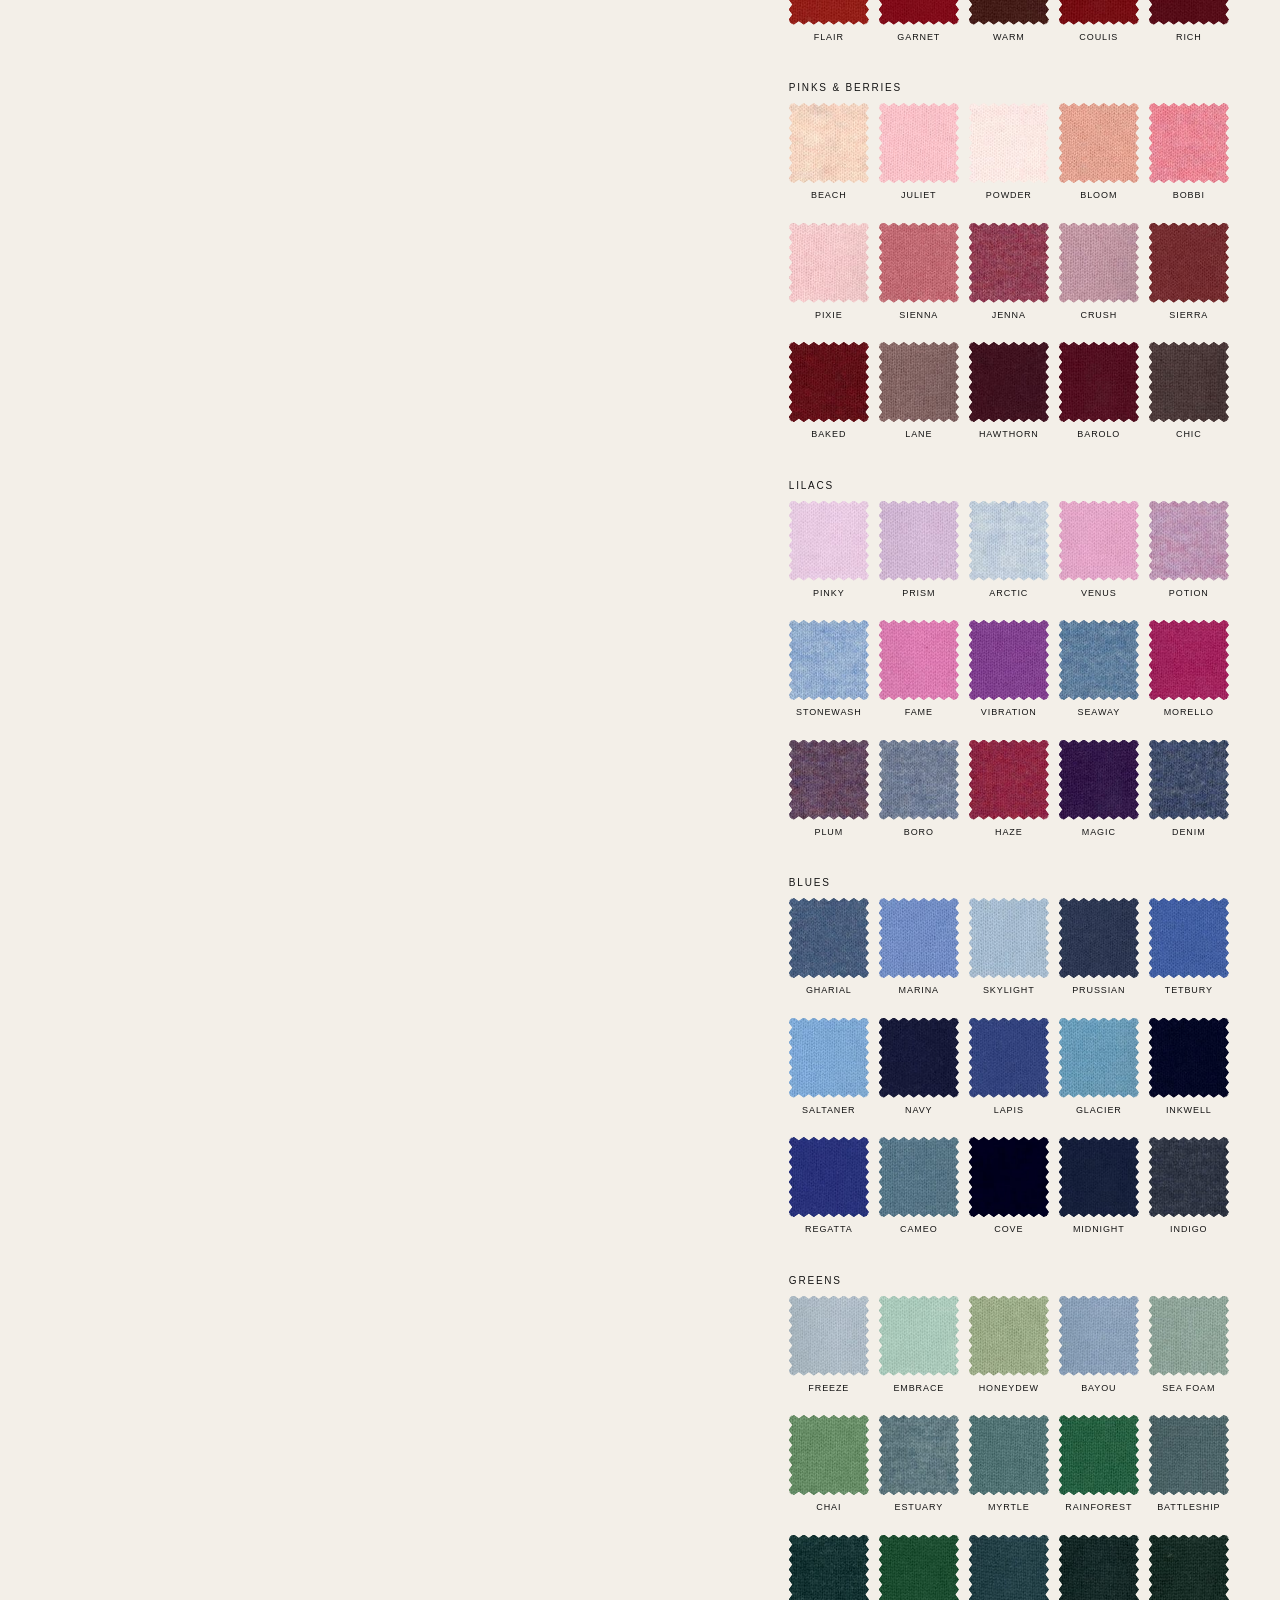
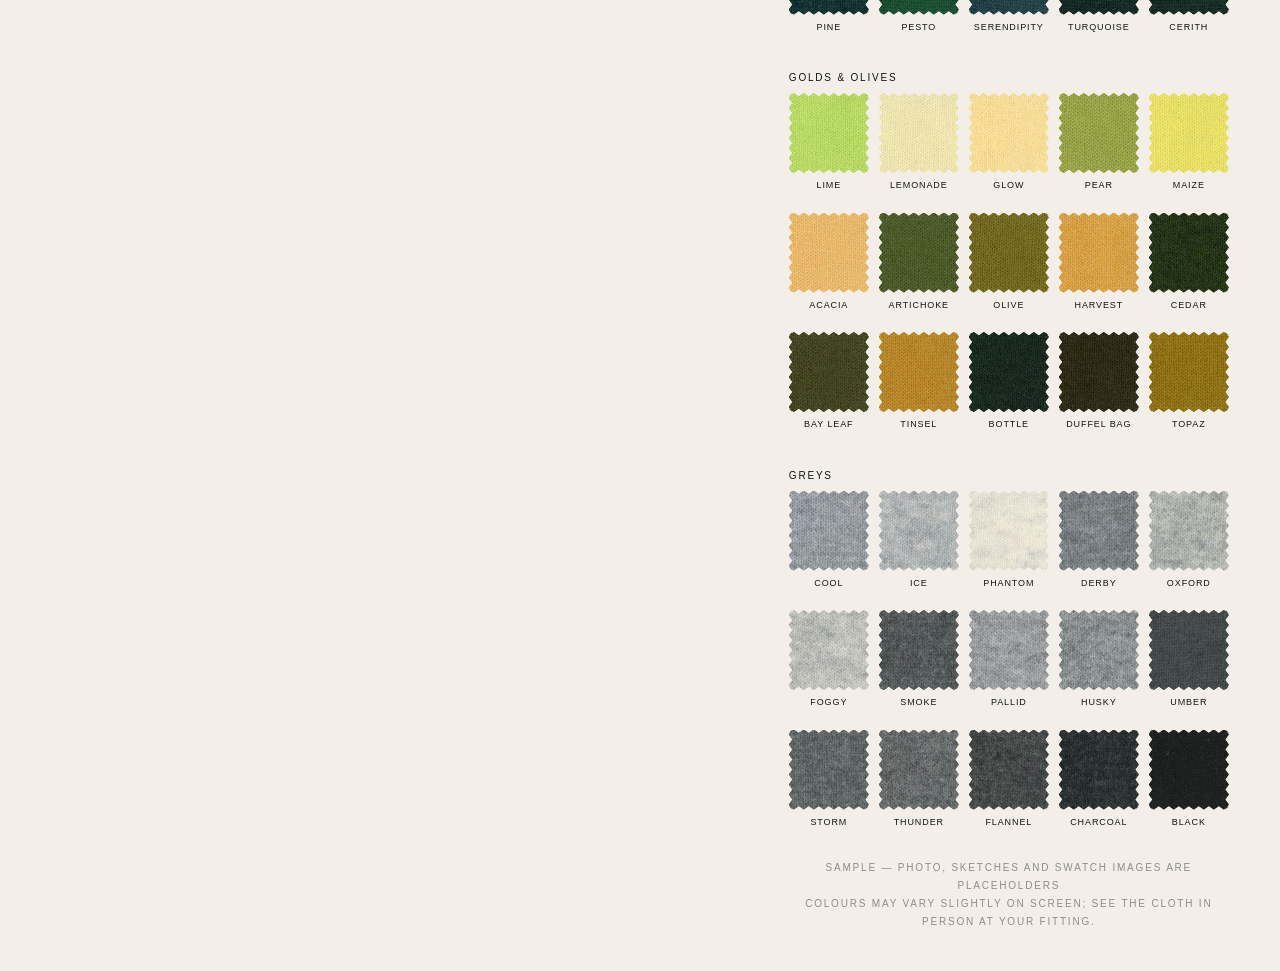
<file: silhouettes.html>
<!doctype html>
<html lang="en">
<head>
  <meta charset="utf-8" />
  <meta name="viewport" content="width=device-width, initial-scale=1" />
  <title>P.GÓRNE — Silhouettes</title>
  <meta name="description" content="P.GÓRNE house silhouettes and the cloths they can be made in." />
  <meta name="robots" content="noindex" />
  <link rel="icon" type="image/png" href="/assets/accent-pantone.png" />
  <style>
    :root{--paper:#f3efe8;--ink:#141414;--accent:#6B3529;--leaf:#f8f5ef;--line:rgba(20,20,20,.18);--pad:clamp(18px,4vw,64px);--header-height:50px}
    *{box-sizing:border-box}
    html,body{margin:0;background:var(--paper);color:var(--ink);font-family:Arial,Helvetica,sans-serif;-webkit-font-smoothing:antialiased}
    a{color:inherit;text-decoration:none}
    button{font:inherit;color:inherit;background:none;border:0;padding:0;cursor:pointer}
    .label,.return{font-size:10px;letter-spacing:.18em;text-transform:uppercase}
    .site-header{position:sticky;top:0;z-index:20;display:flex;justify-content:space-between;align-items:center;padding:24px var(--pad) 10px;background:var(--paper)}
    .wordmark{font-size:14px;letter-spacing:.16em;font-weight:500}
    .return:hover{color:var(--accent)}
    .studio{display:grid;grid-template-columns:minmax(0,1fr) 440px;gap:clamp(30px,5vw,80px);align-items:start;min-height:calc(100svh - var(--header-height));padding:10px var(--pad) 40px}
    .preview{position:sticky;top:calc(var(--header-height) + 12px);z-index:5;display:flex;flex-direction:column;height:calc(100svh - var(--header-height) - 22px);min-height:580px;max-height:850px;background:var(--paper)}
    .drawing{position:relative;flex:1;min-height:0;margin:0;display:grid;place-items:center}
    .drawing svg{width:100%;height:100%;max-height:calc(100svh - 220px);overflow:visible}
    .drawing svg[hidden]{display:none}
    .drawing .photo-canvas{position:absolute;inset:0;width:100%;height:100%;object-fit:contain;opacity:1;transition:opacity 300ms ease}
    .preview-controls{flex:none;padding:0 0 6px;background:var(--paper)}
    .garment{isolation:isolate}
    .garment[hidden]{display:none}
    .dye{fill:var(--dye,var(--leaf))}
    .weave{fill:url(#cloth);mix-blend-mode:normal;opacity:1}
    .art{fill:none;stroke:var(--ink);stroke-width:1.2;stroke-linejoin:round;stroke-linecap:round;vector-effect:non-scaling-stroke}
    .art .soft{stroke-opacity:.4}
    .art .shirt{fill:#fbf9f4}
    .art .btn{fill:var(--leaf)}
    .preview-controls h1{margin:0 0 18px;font-weight:400}
    .tabs{display:flex;gap:26px;margin-bottom:18px}
    .tabs button{-webkit-tap-highlight-color:transparent;padding-bottom:4px;border-bottom:1px solid transparent;color:rgba(20,20,20,.5)}
    .tabs button[aria-selected="true"]{color:var(--ink);border-color:var(--ink)}
    .readout{display:flex;justify-content:space-between;align-items:baseline;border-top:1px solid var(--line);padding:16px 0 18px;min-height:52px}
    .readout .name{font-size:13px;letter-spacing:.16em;text-transform:uppercase}
    .readout .no{color:rgba(20,20,20,.5)}
    .swatches{display:grid;grid-template-columns:repeat(5,minmax(0,1fr));gap:8px 10px}
    .family-heading{grid-column:1/-1;margin:18px 0 2px;font-size:10px;font-weight:400;letter-spacing:.18em;text-transform:uppercase}
    .swatches button{position:relative;display:block;padding-bottom:9px;-webkit-tap-highlight-color:transparent}
    .swatches span{display:block;aspect-ratio:1;background:var(--hex);clip-path:polygon(0.00% 4.50%,6.25% 0.00%,12.50% 4.50%,18.75% 0.00%,25.00% 4.50%,31.25% 0.00%,37.50% 4.50%,43.75% 0.00%,50.00% 4.50%,56.25% 0.00%,62.50% 4.50%,68.75% 0.00%,75.00% 4.50%,81.25% 0.00%,87.50% 4.50%,93.75% 0.00%,100.00% 4.50%,95.50% 0.00%,100.00% 6.25%,95.50% 12.50%,100.00% 18.75%,95.50% 25.00%,100.00% 31.25%,95.50% 37.50%,100.00% 43.75%,95.50% 50.00%,100.00% 56.25%,95.50% 62.50%,100.00% 68.75%,95.50% 75.00%,100.00% 81.25%,95.50% 87.50%,100.00% 93.75%,95.50% 100.00%,100.00% 95.50%,93.75% 100.00%,87.50% 95.50%,81.25% 100.00%,75.00% 95.50%,68.75% 100.00%,62.50% 95.50%,56.25% 100.00%,50.00% 95.50%,43.75% 100.00%,37.50% 95.50%,31.25% 100.00%,25.00% 95.50%,18.75% 100.00%,12.50% 95.50%,6.25% 100.00%,0.00% 95.50%,4.50% 100.00%,0.00% 93.75%,4.50% 87.50%,0.00% 81.25%,4.50% 75.00%,0.00% 68.75%,4.50% 62.50%,0.00% 56.25%,4.50% 50.00%,0.00% 43.75%,4.50% 37.50%,0.00% 31.25%,4.50% 25.00%,0.00% 18.75%,4.50% 12.50%,0.00% 6.25%,4.50% 0.00%);transition:transform 250ms ease}
    .swatches button:hover span,.swatches button:focus-visible span{transform:scale(1.08)}
    .swatches button::after{content:"";position:absolute;left:50%;bottom:0;width:4px;height:4px;margin-left:-2px;border-radius:50%;background:var(--ink);opacity:0;transition:opacity 200ms}
    .swatches button[aria-pressed="true"]::after{opacity:1}
    .swatches button:focus-visible{outline:1px solid var(--ink);outline-offset:3px}
    .swatches button .sample{background:var(--swatch-image) center/cover no-repeat,var(--hex);background-blend-mode:normal}
    .swatches button .swatch-name{aspect-ratio:auto;background:none;background-blend-mode:normal;clip-path:none;font-size:9px;letter-spacing:.1em;line-height:1.25;min-height:2.5em;padding-top:7px;text-align:center;text-transform:uppercase;overflow-wrap:anywhere;transition:none}
    .swatches button:hover .swatch-name,.swatches button:focus-visible .swatch-name{transform:none}
    .book{display:flex;justify-content:space-between;margin-top:0;padding:18px 20px;background:var(--ink);color:var(--paper);font-size:11px;letter-spacing:.2em;text-transform:uppercase;transition:background 200ms}
    .book:hover{background:var(--accent)}
    .note{margin:18px 0 0;color:rgba(20,20,20,.45);text-align:center;line-height:1.8}
    @media (max-width:900px){
      .studio{grid-template-columns:minmax(0,1fr);gap:10px;min-height:0;padding:0 var(--pad) 40px}
      .preview{top:var(--header-height);height:54svh;min-height:340px;max-height:520px}
      .drawing svg{height:100%;max-height:42svh}
      .preview-controls h1{display:none}
      .tabs{justify-content:center;margin-bottom:8px}
      .readout{padding:8px 0;min-height:38px}
      .preview-controls .book{margin-top:4px;padding:12px 16px}
      .panel{padding-top:8px}
      .swatches{gap:9px 8px}
    }
    @media (max-width:700px){.swatches{grid-template-columns:repeat(4,minmax(0,1fr))}.tabs{gap:clamp(9px,3vw,18px)}}
    @media (prefers-reduced-motion:reduce){.dye,.weave,.swatches span,.drawing .photo-canvas{transition:none}}
  </style>
</head>
<body>
  <header class="site-header">
    <a class="wordmark" href="/" aria-label="P.GÓRNE home">P.GÓRNE</a>
    <a class="return menu-toggle" href="/">Menu</a>
  </header>

  <main class="studio">
    <div class="preview">
    <figure class="drawing">
      <canvas class="photo-canvas" id="photoCanvasA" width="586" height="808" role="img" aria-label="Zip Cardigan photo"></canvas>
      <canvas class="photo-canvas" id="photoCanvasB" width="586" height="808" aria-hidden="true" hidden></canvas>
      <svg id="sketch" viewBox="40 20 320 480" role="img" aria-label="Crewneck sketch" hidden>
        <defs>
          <pattern id="cloth" patternUnits="userSpaceOnUse" x="0" y="0" width="90" height="90">
            <image x="0" y="0" width="90" height="90" preserveAspectRatio="none"/>
          </pattern>
        </defs>
        <g class="garment" data-garment="Crewneck" hidden>
          <path class="dye" d="M125,95 C139,100 157,100 168,95 C174,108 185,115 200,115 C215,115 226,108 232,95 C243,100 261,100 275,95 C288,101 301,110 309,122 L325,355 Q327,366 322,378 L325,402 Q312,409 298,406 L295,384 L258,165 L265,180 L265,378 L265,403 Q200,409 135,403 L135,378 L135,180 L142,165 L105,384 L102,406 Q88,409 75,402 L78,378 L75,355 L91,122 C99,110 112,101 125,95 Z"/>
          <path class="weave" d="M125,95 C139,100 157,100 168,95 C174,108 185,115 200,115 C215,115 226,108 232,95 C243,100 261,100 275,95 C288,101 301,110 309,122 L325,355 Q327,366 322,378 L325,402 Q312,409 298,406 L295,384 L258,165 L265,180 L265,378 L265,403 Q200,409 135,403 L135,378 L135,180 L142,165 L105,384 L102,406 Q88,409 75,402 L78,378 L75,355 L91,122 C99,110 112,101 125,95 Z"/>
          <g class="art">
            <path d="M125,95 C139,100 157,100 168,95 C174,108 185,115 200,115 C215,115 226,108 232,95 C243,100 261,100 275,95 C288,101 301,110 309,122 L325,355 Q327,366 322,378 L325,402 Q312,409 298,406 L295,384 L258,165 L265,180 L265,378 L265,403 Q200,409 135,403 L135,378 L135,180 L142,165 L105,384 L102,406 Q88,409 75,402 L78,378 L75,355 L91,122 C99,110 112,101 125,95 Z"/>
            <path d="M125,95 Q136,127 142,165 M275,95 Q264,127 258,165"/>
            <path d="M78,378 L105,384 M322,378 L295,384 M135,378 Q200,386 265,378"/>
            <path d="M176,95 C182,106 190,110 200,110 C210,110 218,106 224,95"/>
            <path class="soft" d="M173,97 L177,103 M180,101 L184,108 M187,105 L191,112 M195,108 L196,114 M205,114 L206,108 M209,112 L213,105 M216,108 L220,101 M223,103 L227,97"/>
            <path class="soft" d="M81,380 L78,402 M87,381 L84,404 M93,382 L90,405 M99,383 L96,406 M301,383 L304,406 M307,382 L310,405 M313,381 L316,404 M319,380 L322,402"/>
            <path class="soft" d="M141,380 L141,400 M147,381 L147,401 M153,382 L153,402 M159,383 L159,403 M165,384 L165,403 M171,384 L171,403 M177,385 L177,404 M183,385 L183,404 M189,386 L189,404 M195,386 L195,404 M201,386 L201,404 M207,386 L207,404 M213,386 L213,404 M219,385 L219,404 M225,385 L225,404 M231,384 L231,403 M237,384 L237,403 M243,383 L243,403 M249,382 L249,402 M255,381 L255,401 M261,380 L261,400"/>
          </g>
        </g>
        <g class="garment" data-garment="Sport Coat" hidden>
          <path class="dye" d="M95,80 C80,92 72,130 70,170 L60,402 Q80,410 100,406 L113,205 L112,175 C100,150 92,120 95,80 Z M305,80 C320,92 328,130 330,170 L340,402 Q320,410 300,406 L287,205 L288,175 C300,150 308,120 305,80 Z"/><path class="dye" d="M165,48 L95,80 C92,120 100,150 112,175 L118,435 Q160,445 196,442 L204,442 Q240,445 282,435 L288,175 C300,150 308,120 305,80 L235,48 Q200,62 165,48 Z"/>
          <path class="weave" d="M95,80 C80,92 72,130 70,170 L60,402 Q80,410 100,406 L113,205 L112,175 C100,150 92,120 95,80 Z M305,80 C320,92 328,130 330,170 L340,402 Q320,410 300,406 L287,205 L288,175 C300,150 308,120 305,80 Z"/><path class="weave" d="M165,48 L95,80 C92,120 100,150 112,175 L118,435 Q160,445 196,442 L204,442 Q240,445 282,435 L288,175 C300,150 308,120 305,80 L235,48 Q200,62 165,48 Z"/>
          <g class="art">
            <path d="M95,80 C80,92 72,130 70,170 L60,402 Q80,410 100,406 L113,205 L112,175 C100,150 92,120 95,80 Z M305,80 C320,92 328,130 330,170 L340,402 Q320,410 300,406 L287,205 L288,175 C300,150 308,120 305,80 Z"/><path d="M165,48 L95,80 C92,120 100,150 112,175 L118,435 Q160,445 196,442 L204,442 Q240,445 282,435 L288,175 C300,150 308,120 305,80 L235,48 Q200,62 165,48 Z"/>
            <path class="shirt" d="M172,52 Q200,66 228,52 L202,290 L198,290 Z"/>
            <path d="M188,59 L200,82 L212,59"/>
            <path d="M172,52 L150,102 L164,108 L150,120 Q172,215 198,290"/>
            <path d="M228,52 L250,102 L236,108 L250,120 Q228,215 202,290"/>
            <path d="M201,290 L201,424 Q203,438 216,441"/>
            <path d="M238,190 L280,184 L281,191 L239,197 Z"/>
            <path d="M122,334 L182,336 L182,352 L122,350 Z"/><path d="M218,336 L278,334 L278,350 L218,352 Z"/>
            <path class="soft" d="M166,215 L168,320"/><path class="soft" d="M234,215 L232,320"/>
            <path class="soft" d="M113,205 L100,406"/><path class="soft" d="M287,205 L300,406"/>
            <circle class="btn" cx="205" cy="305" r="4"/><circle class="btn" cx="205" cy="352" r="4"/>
            <circle class="btn" cx="89" cy="388" r="2"/><circle class="btn" cx="91" cy="379" r="2"/><circle class="btn" cx="93" cy="370" r="2"/>
            <circle class="btn" cx="311" cy="388" r="2"/><circle class="btn" cx="309" cy="379" r="2"/><circle class="btn" cx="307" cy="370" r="2"/>
          </g>
        </g>
        <g class="garment" data-garment="Trousers" hidden>
          <path class="dye" d="M118,40 L282,40 L283,64 L292,482 L210,482 L200,150 L190,482 L108,482 L117,64 Z"/>
          <path class="weave" d="M118,40 L282,40 L283,64 L292,482 L210,482 L200,150 L190,482 L108,482 L117,64 Z"/>
          <g class="art">
            <path d="M118,40 L282,40 L283,64 L292,482 L210,482 L200,150 L190,482 L108,482 L117,64 Z"/>
            <path d="M117,64 L283,64"/>
            <path d="M206,64 L206,136 Q206,146 199,150"/>
            <path d="M140,64 L124,118"/><path d="M260,64 L276,118"/>
            <path class="soft" d="M152,70 L150,482"/><path class="soft" d="M248,70 L250,482"/>
            <path d="M146,38 L146,66"/><path d="M254,38 L254,66"/><path d="M178,38 L178,66"/><path d="M222,38 L222,66"/>
            <circle class="btn" cx="200" cy="52" r="3"/>
          </g>
        </g>
      </svg>
    </figure>

    <div class="preview-controls">
      <h1 class="label">Silhouettes</h1>
      <div class="tabs" role="tablist" aria-label="Silhouette">
        <button class="label" role="tab" type="button" aria-selected="true">Zip Cardigan</button>
        <button class="label" role="tab" type="button" aria-selected="false">Crewneck</button>
        <button class="label" role="tab" type="button" aria-selected="false">Sport Coat</button>
        <button class="label" role="tab" type="button" aria-selected="false">Trousers</button>
      </div>
      <div class="readout" aria-live="polite"><span class="name">Choose a colour</span><span class="no label"></span></div>
      <a class="book" href="/book"><span class="book-text">Book a fitting</span><span>→</span></a>
    </div>
    </div>

    <section class="panel">
      <div class="swatches" role="group" aria-label="Cashmere colours">
        <h2 class="family-heading">Creams</h2>
        <button type="button" aria-pressed="false" data-name="Satin" data-no="25753" data-hex="#f8f5e8" data-tile="/assets/images/silhouettes/cashmere/25753-tile.jpg" aria-label="Satin No. 25753"><span class="sample" style="--hex:#f8f5e8;--swatch-image:url('/assets/images/silhouettes/cashmere/25753.jpg')"></span><span class="swatch-name">Satin</span></button>
        <button type="button" aria-pressed="false" data-name="Eco Alabaster" data-no="25825" data-hex="#d5c3aa" data-tile="/assets/images/silhouettes/cashmere/25825-tile.jpg" aria-label="Eco Alabaster No. 25825"><span class="sample" style="--hex:#d5c3aa;--swatch-image:url('/assets/images/silhouettes/cashmere/25825.jpg')"></span><span class="swatch-name">Eco Alabaster</span></button>
        <button type="button" aria-pressed="false" data-name="Wheat" data-no="25066" data-hex="#d1c0ac" data-tile="/assets/images/silhouettes/cashmere/25066-tile.jpg" aria-label="Wheat No. 25066"><span class="sample" style="--hex:#d1c0ac;--swatch-image:url('/assets/images/silhouettes/cashmere/25066.jpg')"></span><span class="swatch-name">Wheat</span></button>
        <button type="button" aria-pressed="false" data-name="Moon" data-no="25754" data-hex="#faf7e6" data-tile="/assets/images/silhouettes/cashmere/25754-tile.jpg" aria-label="Moon No. 25754"><span class="sample" style="--hex:#faf7e6;--swatch-image:url('/assets/images/silhouettes/cashmere/25754.jpg')"></span><span class="swatch-name">Moon</span></button>
        <button type="button" aria-pressed="false" data-name="Jute" data-no="25468" data-hex="#bbab9b" data-tile="/assets/images/silhouettes/cashmere/25468-tile.jpg" aria-label="Jute No. 25468"><span class="sample" style="--hex:#bbab9b;--swatch-image:url('/assets/images/silhouettes/cashmere/25468.jpg')"></span><span class="swatch-name">Jute</span></button>
        <button type="button" aria-pressed="false" data-name="Neutral" data-no="25759" data-hex="#cfc4af" data-tile="/assets/images/silhouettes/cashmere/25759-tile.jpg" aria-label="Neutral No. 25759"><span class="sample" style="--hex:#cfc4af;--swatch-image:url('/assets/images/silhouettes/cashmere/25759.jpg')"></span><span class="swatch-name">Neutral</span></button>
        <button type="button" aria-pressed="false" data-name="Chalk" data-no="25861" data-hex="#f4efdc" data-tile="/assets/images/silhouettes/cashmere/25861-tile.jpg" aria-label="Chalk No. 25861"><span class="sample" style="--hex:#f4efdc;--swatch-image:url('/assets/images/silhouettes/cashmere/25861.jpg')"></span><span class="swatch-name">Chalk</span></button>
        <button type="button" aria-pressed="false" data-name="Eco Gravel" data-no="25579" data-hex="#a59881" data-tile="/assets/images/silhouettes/cashmere/25579-tile.jpg" aria-label="Eco Gravel No. 25579"><span class="sample" style="--hex:#a59881;--swatch-image:url('/assets/images/silhouettes/cashmere/25579.jpg')"></span><span class="swatch-name">Eco Gravel</span></button>
        <button type="button" aria-pressed="false" data-name="Eco Birch" data-no="25578" data-hex="#ada18c" data-tile="/assets/images/silhouettes/cashmere/25578-tile.jpg" aria-label="Eco Birch No. 25578"><span class="sample" style="--hex:#ada18c;--swatch-image:url('/assets/images/silhouettes/cashmere/25578.jpg')"></span><span class="swatch-name">Eco Birch</span></button>
        <button type="button" aria-pressed="false" data-name="Eco Paper" data-no="25046" data-hex="#f4efdc" data-tile="/assets/images/silhouettes/cashmere/25046-tile.jpg" aria-label="Eco Paper No. 25046"><span class="sample" style="--hex:#f4efdc;--swatch-image:url('/assets/images/silhouettes/cashmere/25046.jpg')"></span><span class="swatch-name">Eco Paper</span></button>
        <button type="button" aria-pressed="false" data-name="Oyster" data-no="25756" data-hex="#9c907b" data-tile="/assets/images/silhouettes/cashmere/25756-tile.jpg" aria-label="Oyster No. 25756"><span class="sample" style="--hex:#9c907b;--swatch-image:url('/assets/images/silhouettes/cashmere/25756.jpg')"></span><span class="swatch-name">Oyster</span></button>
        <button type="button" aria-pressed="false" data-name="Toast" data-no="25890" data-hex="#948275" data-tile="/assets/images/silhouettes/cashmere/25890-tile.jpg" aria-label="Toast No. 25890"><span class="sample" style="--hex:#948275;--swatch-image:url('/assets/images/silhouettes/cashmere/25890.jpg')"></span><span class="swatch-name">Toast</span></button>
        <button type="button" aria-pressed="false" data-name="Canvas" data-no="25100" data-hex="#dad3c7" data-tile="/assets/images/silhouettes/cashmere/25100-tile.jpg" aria-label="Canvas No. 25100"><span class="sample" style="--hex:#dad3c7;--swatch-image:url('/assets/images/silhouettes/cashmere/25100.jpg')"></span><span class="swatch-name">Canvas</span></button>
        <button type="button" aria-pressed="false" data-name="Driftwood" data-no="25101" data-hex="#938a7c" data-tile="/assets/images/silhouettes/cashmere/25101-tile.jpg" aria-label="Driftwood No. 25101"><span class="sample" style="--hex:#938a7c;--swatch-image:url('/assets/images/silhouettes/cashmere/25101.jpg')"></span><span class="swatch-name">Driftwood</span></button>
        <button type="button" aria-pressed="false" data-name="Twine" data-no="25690" data-hex="#705e4b" data-tile="/assets/images/silhouettes/cashmere/25690-tile.jpg" aria-label="Twine No. 25690"><span class="sample" style="--hex:#705e4b;--swatch-image:url('/assets/images/silhouettes/cashmere/25690.jpg')"></span><span class="swatch-name">Twine</span></button>
        <h2 class="family-heading">Sands</h2>
        <button type="button" aria-pressed="false" data-name="Lunar" data-no="25600" data-hex="#e3cec9" data-tile="/assets/images/silhouettes/cashmere/25600-tile.jpg" aria-label="Lunar No. 25600"><span class="sample" style="--hex:#e3cec9;--swatch-image:url('/assets/images/silhouettes/cashmere/25600.jpg')"></span><span class="swatch-name">Lunar</span></button>
        <button type="button" aria-pressed="false" data-name="Champagne" data-no="25762" data-hex="#cdb599" data-tile="/assets/images/silhouettes/cashmere/25762-tile.jpg" aria-label="Champagne No. 25762"><span class="sample" style="--hex:#cdb599;--swatch-image:url('/assets/images/silhouettes/cashmere/25762.jpg')"></span><span class="swatch-name">Champagne</span></button>
        <button type="button" aria-pressed="false" data-name="Chanterelle" data-no="25565" data-hex="#b8a084" data-tile="/assets/images/silhouettes/cashmere/25565-tile.jpg" aria-label="Chanterelle No. 25565"><span class="sample" style="--hex:#b8a084;--swatch-image:url('/assets/images/silhouettes/cashmere/25565.jpg')"></span><span class="swatch-name">Chanterelle</span></button>
        <button type="button" aria-pressed="false" data-name="Feather" data-no="25385" data-hex="#f2e3d6" data-tile="/assets/images/silhouettes/cashmere/25385-tile.jpg" aria-label="Feather No. 25385"><span class="sample" style="--hex:#f2e3d6;--swatch-image:url('/assets/images/silhouettes/cashmere/25385.jpg')"></span><span class="swatch-name">Feather</span></button>
        <button type="button" aria-pressed="false" data-name="Taupe" data-no="25763" data-hex="#a5866d" data-tile="/assets/images/silhouettes/cashmere/25763-tile.jpg" aria-label="Taupe No. 25763"><span class="sample" style="--hex:#a5866d;--swatch-image:url('/assets/images/silhouettes/cashmere/25763.jpg')"></span><span class="swatch-name">Taupe</span></button>
        <button type="button" aria-pressed="false" data-name="Honey" data-no="25602" data-hex="#b89676" data-tile="/assets/images/silhouettes/cashmere/25602-tile.jpg" aria-label="Honey No. 25602"><span class="sample" style="--hex:#b89676;--swatch-image:url('/assets/images/silhouettes/cashmere/25602.jpg')"></span><span class="swatch-name">Honey</span></button>
        <button type="button" aria-pressed="false" data-name="Faith" data-no="25755" data-hex="#e8dac2" data-tile="/assets/images/silhouettes/cashmere/25755-tile.jpg" aria-label="Faith No. 25755"><span class="sample" style="--hex:#e8dac2;--swatch-image:url('/assets/images/silhouettes/cashmere/25755.jpg')"></span><span class="swatch-name">Faith</span></button>
        <button type="button" aria-pressed="false" data-name="Fawn" data-no="25693" data-hex="#98785f" data-tile="/assets/images/silhouettes/cashmere/25693-tile.jpg" aria-label="Fawn No. 25693"><span class="sample" style="--hex:#98785f;--swatch-image:url('/assets/images/silhouettes/cashmere/25693.jpg')"></span><span class="swatch-name">Fawn</span></button>
        <button type="button" aria-pressed="false" data-name="Semolina" data-no="25652" data-hex="#ad8763" data-tile="/assets/images/silhouettes/cashmere/25652-tile.jpg" aria-label="Semolina No. 25652"><span class="sample" style="--hex:#ad8763;--swatch-image:url('/assets/images/silhouettes/cashmere/25652.jpg')"></span><span class="swatch-name">Semolina</span></button>
        <button type="button" aria-pressed="false" data-name="Dunes" data-no="25695" data-hex="#ddc7ad" data-tile="/assets/images/silhouettes/cashmere/25695-tile.jpg" aria-label="Dunes No. 25695"><span class="sample" style="--hex:#ddc7ad;--swatch-image:url('/assets/images/silhouettes/cashmere/25695.jpg')"></span><span class="swatch-name">Dunes</span></button>
        <button type="button" aria-pressed="false" data-name="Haystack" data-no="25299" data-hex="#805a36" data-tile="/assets/images/silhouettes/cashmere/25299-tile.jpg" aria-label="Haystack No. 25299"><span class="sample" style="--hex:#805a36;--swatch-image:url('/assets/images/silhouettes/cashmere/25299.jpg')"></span><span class="swatch-name">Haystack</span></button>
        <button type="button" aria-pressed="false" data-name="Crème Brulee" data-no="25386" data-hex="#937853" data-tile="/assets/images/silhouettes/cashmere/25386-tile.jpg" aria-label="Crème Brulee No. 25386"><span class="sample" style="--hex:#937853;--swatch-image:url('/assets/images/silhouettes/cashmere/25386.jpg')"></span><span class="swatch-name">Crème Brulee</span></button>
        <button type="button" aria-pressed="false" data-name="Crème" data-no="25381" data-hex="#d2bd9f" data-tile="/assets/images/silhouettes/cashmere/25381-tile.jpg" aria-label="Crème No. 25381"><span class="sample" style="--hex:#d2bd9f;--swatch-image:url('/assets/images/silhouettes/cashmere/25381.jpg')"></span><span class="swatch-name">Crème</span></button>
        <button type="button" aria-pressed="false" data-name="Agate" data-no="25102" data-hex="#623f25" data-tile="/assets/images/silhouettes/cashmere/25102-tile.jpg" aria-label="Agate No. 25102"><span class="sample" style="--hex:#623f25;--swatch-image:url('/assets/images/silhouettes/cashmere/25102.jpg')"></span><span class="swatch-name">Agate</span></button>
        <button type="button" aria-pressed="false" data-name="Cinder" data-no="25694" data-hex="#754014" data-tile="/assets/images/silhouettes/cashmere/25694-tile.jpg" aria-label="Cinder No. 25694"><span class="sample" style="--hex:#754014;--swatch-image:url('/assets/images/silhouettes/cashmere/25694.jpg')"></span><span class="swatch-name">Cinder</span></button>
        <h2 class="family-heading">Browns</h2>
        <button type="button" aria-pressed="false" data-name="Shale" data-no="25757" data-hex="#867f6f" data-tile="/assets/images/silhouettes/cashmere/25757-tile.jpg" aria-label="Shale No. 25757"><span class="sample" style="--hex:#867f6f;--swatch-image:url('/assets/images/silhouettes/cashmere/25757.jpg')"></span><span class="swatch-name">Shale</span></button>
        <button type="button" aria-pressed="false" data-name="Amber" data-no="25138" data-hex="#906b46" data-tile="/assets/images/silhouettes/cashmere/25138-tile.jpg" aria-label="Amber No. 25138"><span class="sample" style="--hex:#906b46;--swatch-image:url('/assets/images/silhouettes/cashmere/25138.jpg')"></span><span class="swatch-name">Amber</span></button>
        <button type="button" aria-pressed="false" data-name="Raw" data-no="25760" data-hex="#8f7f6e" data-tile="/assets/images/silhouettes/cashmere/25760-tile.jpg" aria-label="Raw No. 25760"><span class="sample" style="--hex:#8f7f6e;--swatch-image:url('/assets/images/silhouettes/cashmere/25760.jpg')"></span><span class="swatch-name">Raw</span></button>
        <button type="button" aria-pressed="false" data-name="Eco Walnut" data-no="25831" data-hex="#7a7265" data-tile="/assets/images/silhouettes/cashmere/25831-tile.jpg" aria-label="Eco Walnut No. 25831"><span class="sample" style="--hex:#7a7265;--swatch-image:url('/assets/images/silhouettes/cashmere/25831.jpg')"></span><span class="swatch-name">Eco Walnut</span></button>
        <button type="button" aria-pressed="false" data-name="Bison" data-no="25689" data-hex="#6d5237" data-tile="/assets/images/silhouettes/cashmere/25689-tile.jpg" aria-label="Bison No. 25689"><span class="sample" style="--hex:#6d5237;--swatch-image:url('/assets/images/silhouettes/cashmere/25689.jpg')"></span><span class="swatch-name">Bison</span></button>
        <button type="button" aria-pressed="false" data-name="Okapi" data-no="25105" data-hex="#6b3022" data-tile="/assets/images/silhouettes/cashmere/25105-tile.jpg" aria-label="Okapi No. 25105"><span class="sample" style="--hex:#6b3022;--swatch-image:url('/assets/images/silhouettes/cashmere/25105.jpg')"></span><span class="swatch-name">Okapi</span></button>
        <button type="button" aria-pressed="false" data-name="Otter" data-no="25467" data-hex="#676762" data-tile="/assets/images/silhouettes/cashmere/25467-tile.jpg" aria-label="Otter No. 25467"><span class="sample" style="--hex:#676762;--swatch-image:url('/assets/images/silhouettes/cashmere/25467.jpg')"></span><span class="swatch-name">Otter</span></button>
        <button type="button" aria-pressed="false" data-name="Palm" data-no="25697" data-hex="#563b2a" data-tile="/assets/images/silhouettes/cashmere/25697-tile.jpg" aria-label="Palm No. 25697"><span class="sample" style="--hex:#563b2a;--swatch-image:url('/assets/images/silhouettes/cashmere/25697.jpg')"></span><span class="swatch-name">Palm</span></button>
        <button type="button" aria-pressed="false" data-name="Cinnabar" data-no="25298" data-hex="#472c25" data-tile="/assets/images/silhouettes/cashmere/25298-tile.jpg" aria-label="Cinnabar No. 25298"><span class="sample" style="--hex:#472c25;--swatch-image:url('/assets/images/silhouettes/cashmere/25298.jpg')"></span><span class="swatch-name">Cinnabar</span></button>
        <button type="button" aria-pressed="false" data-name="Kindling" data-no="25692" data-hex="#554d46" data-tile="/assets/images/silhouettes/cashmere/25692-tile.jpg" aria-label="Kindling No. 25692"><span class="sample" style="--hex:#554d46;--swatch-image:url('/assets/images/silhouettes/cashmere/25692.jpg')"></span><span class="swatch-name">Kindling</span></button>
        <button type="button" aria-pressed="false" data-name="Compost" data-no="25380" data-hex="#332a25" data-tile="/assets/images/silhouettes/cashmere/25380-tile.jpg" aria-label="Compost No. 25380"><span class="sample" style="--hex:#332a25;--swatch-image:url('/assets/images/silhouettes/cashmere/25380.jpg')"></span><span class="swatch-name">Compost</span></button>
        <button type="button" aria-pressed="false" data-name="Americano" data-no="25376" data-hex="#402a20" data-tile="/assets/images/silhouettes/cashmere/25376-tile.jpg" aria-label="Americano No. 25376"><span class="sample" style="--hex:#402a20;--swatch-image:url('/assets/images/silhouettes/cashmere/25376.jpg')"></span><span class="swatch-name">Americano</span></button>
        <button type="button" aria-pressed="false" data-name="Sepia" data-no="25758" data-hex="#544f4f" data-tile="/assets/images/silhouettes/cashmere/25758-tile.jpg" aria-label="Sepia No. 25758"><span class="sample" style="--hex:#544f4f;--swatch-image:url('/assets/images/silhouettes/cashmere/25758.jpg')"></span><span class="swatch-name">Sepia</span></button>
        <button type="button" aria-pressed="false" data-name="Coffee" data-no="25103" data-hex="#2f2521" data-tile="/assets/images/silhouettes/cashmere/25103-tile.jpg" aria-label="Coffee No. 25103"><span class="sample" style="--hex:#2f2521;--swatch-image:url('/assets/images/silhouettes/cashmere/25103.jpg')"></span><span class="swatch-name">Coffee</span></button>
        <button type="button" aria-pressed="false" data-name="Buffalo" data-no="25127" data-hex="#362a24" data-tile="/assets/images/silhouettes/cashmere/25127-tile.jpg" aria-label="Buffalo No. 25127"><span class="sample" style="--hex:#362a24;--swatch-image:url('/assets/images/silhouettes/cashmere/25127.jpg')"></span><span class="swatch-name">Buffalo</span></button>
        <h2 class="family-heading">Reds</h2>
        <button type="button" aria-pressed="false" data-name="Marmalade" data-no="25107" data-hex="#a33c1a" data-tile="/assets/images/silhouettes/cashmere/25107-tile.jpg" aria-label="Marmalade No. 25107"><span class="sample" style="--hex:#a33c1a;--swatch-image:url('/assets/images/silhouettes/cashmere/25107.jpg')"></span><span class="swatch-name">Marmalade</span></button>
        <button type="button" aria-pressed="false" data-name="Fox" data-no="25772" data-hex="#d85c33" data-tile="/assets/images/silhouettes/cashmere/25772-tile.jpg" aria-label="Fox No. 25772"><span class="sample" style="--hex:#d85c33;--swatch-image:url('/assets/images/silhouettes/cashmere/25772.jpg')"></span><span class="swatch-name">Fox</span></button>
        <button type="button" aria-pressed="false" data-name="Soar" data-no="25108" data-hex="#f1798e" data-tile="/assets/images/silhouettes/cashmere/25108-tile.jpg" aria-label="Soar No. 25108"><span class="sample" style="--hex:#f1798e;--swatch-image:url('/assets/images/silhouettes/cashmere/25108.jpg')"></span><span class="swatch-name">Soar</span></button>
        <button type="button" aria-pressed="false" data-name="Pioneer" data-no="25660" data-hex="#8b3c1d" data-tile="/assets/images/silhouettes/cashmere/25660-tile.jpg" aria-label="Pioneer No. 25660"><span class="sample" style="--hex:#8b3c1d;--swatch-image:url('/assets/images/silhouettes/cashmere/25660.jpg')"></span><span class="swatch-name">Pioneer</span></button>
        <button type="button" aria-pressed="false" data-name="Persimmon" data-no="25249" data-hex="#e03c2a" data-tile="/assets/images/silhouettes/cashmere/25249-tile.jpg" aria-label="Persimmon No. 25249"><span class="sample" style="--hex:#e03c2a;--swatch-image:url('/assets/images/silhouettes/cashmere/25249.jpg')"></span><span class="swatch-name">Persimmon</span></button>
        <button type="button" aria-pressed="false" data-name="Postbox" data-no="25045" data-hex="#ae0c20" data-tile="/assets/images/silhouettes/cashmere/25045-tile.jpg" aria-label="Postbox No. 25045"><span class="sample" style="--hex:#ae0c20;--swatch-image:url('/assets/images/silhouettes/cashmere/25045.jpg')"></span><span class="swatch-name">Postbox</span></button>
        <button type="button" aria-pressed="false" data-name="Brick" data-no="25699" data-hex="#7a2315" data-tile="/assets/images/silhouettes/cashmere/25699-tile.jpg" aria-label="Brick No. 25699"><span class="sample" style="--hex:#7a2315;--swatch-image:url('/assets/images/silhouettes/cashmere/25699.jpg')"></span><span class="swatch-name">Brick</span></button>
        <button type="button" aria-pressed="false" data-name="Tomato" data-no="25716" data-hex="#b20620" data-tile="/assets/images/silhouettes/cashmere/25716-tile.jpg" aria-label="Tomato No. 25716"><span class="sample" style="--hex:#b20620;--swatch-image:url('/assets/images/silhouettes/cashmere/25716.jpg')"></span><span class="swatch-name">Tomato</span></button>
        <button type="button" aria-pressed="false" data-name="Scarlet" data-no="25726" data-hex="#a70911" data-tile="/assets/images/silhouettes/cashmere/25726-tile.jpg" aria-label="Scarlet No. 25726"><span class="sample" style="--hex:#a70911;--swatch-image:url('/assets/images/silhouettes/cashmere/25726.jpg')"></span><span class="swatch-name">Scarlet</span></button>
        <button type="button" aria-pressed="false" data-name="Spice" data-no="25315" data-hex="#622417" data-tile="/assets/images/silhouettes/cashmere/25315-tile.jpg" aria-label="Spice No. 25315"><span class="sample" style="--hex:#622417;--swatch-image:url('/assets/images/silhouettes/cashmere/25315.jpg')"></span><span class="swatch-name">Spice</span></button>
        <button type="button" aria-pressed="false" data-name="Flair" data-no="25768" data-hex="#931f18" data-tile="/assets/images/silhouettes/cashmere/25768-tile.jpg" aria-label="Flair No. 25768"><span class="sample" style="--hex:#931f18;--swatch-image:url('/assets/images/silhouettes/cashmere/25768.jpg')"></span><span class="swatch-name">Flair</span></button>
        <button type="button" aria-pressed="false" data-name="Garnet" data-no="25095" data-hex="#810c1a" data-tile="/assets/images/silhouettes/cashmere/25095-tile.jpg" aria-label="Garnet No. 25095"><span class="sample" style="--hex:#810c1a;--swatch-image:url('/assets/images/silhouettes/cashmere/25095.jpg')"></span><span class="swatch-name">Garnet</span></button>
        <button type="button" aria-pressed="false" data-name="Warm" data-no="25765" data-hex="#441d18" data-tile="/assets/images/silhouettes/cashmere/25765-tile.jpg" aria-label="Warm No. 25765"><span class="sample" style="--hex:#441d18;--swatch-image:url('/assets/images/silhouettes/cashmere/25765.jpg')"></span><span class="swatch-name">Warm</span></button>
        <button type="button" aria-pressed="false" data-name="Coulis" data-no="25351" data-hex="#770e13" data-tile="/assets/images/silhouettes/cashmere/25351-tile.jpg" aria-label="Coulis No. 25351"><span class="sample" style="--hex:#770e13;--swatch-image:url('/assets/images/silhouettes/cashmere/25351.jpg')"></span><span class="swatch-name">Coulis</span></button>
        <button type="button" aria-pressed="false" data-name="Rich" data-no="25769" data-hex="#560d18" data-tile="/assets/images/silhouettes/cashmere/25769-tile.jpg" aria-label="Rich No. 25769"><span class="sample" style="--hex:#560d18;--swatch-image:url('/assets/images/silhouettes/cashmere/25769.jpg')"></span><span class="swatch-name">Rich</span></button>
        <h2 class="family-heading">Pinks &amp; Berries</h2>
        <button type="button" aria-pressed="false" data-name="Beach" data-no="25764" data-hex="#f4d4c1" data-tile="/assets/images/silhouettes/cashmere/25764-tile.jpg" aria-label="Beach No. 25764"><span class="sample" style="--hex:#f4d4c1;--swatch-image:url('/assets/images/silhouettes/cashmere/25764.jpg')"></span><span class="swatch-name">Beach</span></button>
        <button type="button" aria-pressed="false" data-name="Juliet" data-no="25512" data-hex="#f9c1c8" data-tile="/assets/images/silhouettes/cashmere/25512-tile.jpg" aria-label="Juliet No. 25512"><span class="sample" style="--hex:#f9c1c8;--swatch-image:url('/assets/images/silhouettes/cashmere/25512.jpg')"></span><span class="swatch-name">Juliet</span></button>
        <button type="button" aria-pressed="false" data-name="Powder" data-no="25441" data-hex="#fbe8e4" data-tile="/assets/images/silhouettes/cashmere/25441-tile.jpg" aria-label="Powder No. 25441"><span class="sample" style="--hex:#fbe8e4;--swatch-image:url('/assets/images/silhouettes/cashmere/25441.jpg')"></span><span class="swatch-name">Powder</span></button>
        <button type="button" aria-pressed="false" data-name="Bloom" data-no="25717" data-hex="#e3a392" data-tile="/assets/images/silhouettes/cashmere/25717-tile.jpg" aria-label="Bloom No. 25717"><span class="sample" style="--hex:#e3a392;--swatch-image:url('/assets/images/silhouettes/cashmere/25717.jpg')"></span><span class="swatch-name">Bloom</span></button>
        <button type="button" aria-pressed="false" data-name="Bobbi" data-no="25109" data-hex="#e98897" data-tile="/assets/images/silhouettes/cashmere/25109-tile.jpg" aria-label="Bobbi No. 25109"><span class="sample" style="--hex:#e98897;--swatch-image:url('/assets/images/silhouettes/cashmere/25109.jpg')"></span><span class="swatch-name">Bobbi</span></button>
        <button type="button" aria-pressed="false" data-name="Pixie" data-no="25584" data-hex="#f2c7c9" data-tile="/assets/images/silhouettes/cashmere/25584-tile.jpg" aria-label="Pixie No. 25584"><span class="sample" style="--hex:#f2c7c9;--swatch-image:url('/assets/images/silhouettes/cashmere/25584.jpg')"></span><span class="swatch-name">Pixie</span></button>
        <button type="button" aria-pressed="false" data-name="Sienna" data-no="25567" data-hex="#c16a73" data-tile="/assets/images/silhouettes/cashmere/25567-tile.jpg" aria-label="Sienna No. 25567"><span class="sample" style="--hex:#c16a73;--swatch-image:url('/assets/images/silhouettes/cashmere/25567.jpg')"></span><span class="swatch-name">Sienna</span></button>
        <button type="button" aria-pressed="false" data-name="Jenna" data-no="25110" data-hex="#914056" data-tile="/assets/images/silhouettes/cashmere/25110-tile.jpg" aria-label="Jenna No. 25110"><span class="sample" style="--hex:#914056;--swatch-image:url('/assets/images/silhouettes/cashmere/25110.jpg')"></span><span class="swatch-name">Jenna</span></button>
        <button type="button" aria-pressed="false" data-name="Crush" data-no="25522" data-hex="#bd94a0" data-tile="/assets/images/silhouettes/cashmere/25522-tile.jpg" aria-label="Crush No. 25522"><span class="sample" style="--hex:#bd94a0;--swatch-image:url('/assets/images/silhouettes/cashmere/25522.jpg')"></span><span class="swatch-name">Crush</span></button>
        <button type="button" aria-pressed="false" data-name="Sierra" data-no="25514" data-hex="#752d30" data-tile="/assets/images/silhouettes/cashmere/25514-tile.jpg" aria-label="Sierra No. 25514"><span class="sample" style="--hex:#752d30;--swatch-image:url('/assets/images/silhouettes/cashmere/25514.jpg')"></span><span class="swatch-name">Sierra</span></button>
        <button type="button" aria-pressed="false" data-name="Baked" data-no="25111" data-hex="#621119" data-tile="/assets/images/silhouettes/cashmere/25111-tile.jpg" aria-label="Baked No. 25111"><span class="sample" style="--hex:#621119;--swatch-image:url('/assets/images/silhouettes/cashmere/25111.jpg')"></span><span class="swatch-name">Baked</span></button>
        <button type="button" aria-pressed="false" data-name="Lane" data-no="25112" data-hex="#826463" data-tile="/assets/images/silhouettes/cashmere/25112-tile.jpg" aria-label="Lane No. 25112"><span class="sample" style="--hex:#826463;--swatch-image:url('/assets/images/silhouettes/cashmere/25112.jpg')"></span><span class="swatch-name">Lane</span></button>
        <button type="button" aria-pressed="false" data-name="Hawthorn" data-no="25515" data-hex="#401320" data-tile="/assets/images/silhouettes/cashmere/25515-tile.jpg" aria-label="Hawthorn No. 25515"><span class="sample" style="--hex:#401320;--swatch-image:url('/assets/images/silhouettes/cashmere/25515.jpg')"></span><span class="swatch-name">Hawthorn</span></button>
        <button type="button" aria-pressed="false" data-name="Barolo" data-no="25040" data-hex="#531021" data-tile="/assets/images/silhouettes/cashmere/25040-tile.jpg" aria-label="Barolo No. 25040"><span class="sample" style="--hex:#531021;--swatch-image:url('/assets/images/silhouettes/cashmere/25040.jpg')"></span><span class="swatch-name">Barolo</span></button>
        <button type="button" aria-pressed="false" data-name="Chic" data-no="25775" data-hex="#4a3838" data-tile="/assets/images/silhouettes/cashmere/25775-tile.jpg" aria-label="Chic No. 25775"><span class="sample" style="--hex:#4a3838;--swatch-image:url('/assets/images/silhouettes/cashmere/25775.jpg')"></span><span class="swatch-name">Chic</span></button>
        <h2 class="family-heading">Lilacs</h2>
        <button type="button" aria-pressed="false" data-name="Pinky" data-no="25113" data-hex="#e8cae2" data-tile="/assets/images/silhouettes/cashmere/25113-tile.jpg" aria-label="Pinky No. 25113"><span class="sample" style="--hex:#e8cae2;--swatch-image:url('/assets/images/silhouettes/cashmere/25113.jpg')"></span><span class="swatch-name">Pinky</span></button>
        <button type="button" aria-pressed="false" data-name="Prism" data-no="25523" data-hex="#d2b8d5" data-tile="/assets/images/silhouettes/cashmere/25523-tile.jpg" aria-label="Prism No. 25523"><span class="sample" style="--hex:#d2b8d5;--swatch-image:url('/assets/images/silhouettes/cashmere/25523.jpg')"></span><span class="swatch-name">Prism</span></button>
        <button type="button" aria-pressed="false" data-name="Arctic" data-no="25200" data-hex="#c1cedb" data-tile="/assets/images/silhouettes/cashmere/25200-tile.jpg" aria-label="Arctic No. 25200"><span class="sample" style="--hex:#c1cedb;--swatch-image:url('/assets/images/silhouettes/cashmere/25200.jpg')"></span><span class="swatch-name">Arctic</span></button>
        <button type="button" aria-pressed="false" data-name="Venus" data-no="25778" data-hex="#e2a4c7" data-tile="/assets/images/silhouettes/cashmere/25778-tile.jpg" aria-label="Venus No. 25778"><span class="sample" style="--hex:#e2a4c7;--swatch-image:url('/assets/images/silhouettes/cashmere/25778.jpg')"></span><span class="swatch-name">Venus</span></button>
        <button type="button" aria-pressed="false" data-name="Potion" data-no="25115" data-hex="#bd95b3" data-tile="/assets/images/silhouettes/cashmere/25115-tile.jpg" aria-label="Potion No. 25115"><span class="sample" style="--hex:#bd95b3;--swatch-image:url('/assets/images/silhouettes/cashmere/25115.jpg')"></span><span class="swatch-name">Potion</span></button>
        <button type="button" aria-pressed="false" data-name="Stonewash" data-no="25201" data-hex="#92acce" data-tile="/assets/images/silhouettes/cashmere/25201-tile.jpg" aria-label="Stonewash No. 25201"><span class="sample" style="--hex:#92acce;--swatch-image:url('/assets/images/silhouettes/cashmere/25201.jpg')"></span><span class="swatch-name">Stonewash</span></button>
        <button type="button" aria-pressed="false" data-name="Fame" data-no="25779" data-hex="#da7bb0" data-tile="/assets/images/silhouettes/cashmere/25779-tile.jpg" aria-label="Fame No. 25779"><span class="sample" style="--hex:#da7bb0;--swatch-image:url('/assets/images/silhouettes/cashmere/25779.jpg')"></span><span class="swatch-name">Fame</span></button>
        <button type="button" aria-pressed="false" data-name="Vibration" data-no="25731" data-hex="#82418f" data-tile="/assets/images/silhouettes/cashmere/25731-tile.jpg" aria-label="Vibration No. 25731"><span class="sample" style="--hex:#82418f;--swatch-image:url('/assets/images/silhouettes/cashmere/25731.jpg')"></span><span class="swatch-name">Vibration</span></button>
        <button type="button" aria-pressed="false" data-name="Seaway" data-no="25738" data-hex="#617f9e" data-tile="/assets/images/silhouettes/cashmere/25738-tile.jpg" aria-label="Seaway No. 25738"><span class="sample" style="--hex:#617f9e;--swatch-image:url('/assets/images/silhouettes/cashmere/25738.jpg')"></span><span class="swatch-name">Seaway</span></button>
        <button type="button" aria-pressed="false" data-name="Morello" data-no="25295" data-hex="#a1235c" data-tile="/assets/images/silhouettes/cashmere/25295-tile.jpg" aria-label="Morello No. 25295"><span class="sample" style="--hex:#a1235c;--swatch-image:url('/assets/images/silhouettes/cashmere/25295.jpg')"></span><span class="swatch-name">Morello</span></button>
        <button type="button" aria-pressed="false" data-name="Plum" data-no="25128" data-hex="#644a61" data-tile="/assets/images/silhouettes/cashmere/25128-tile.jpg" aria-label="Plum No. 25128"><span class="sample" style="--hex:#644a61;--swatch-image:url('/assets/images/silhouettes/cashmere/25128.jpg')"></span><span class="swatch-name">Plum</span></button>
        <button type="button" aria-pressed="false" data-name="Boro" data-no="25300" data-hex="#727e95" data-tile="/assets/images/silhouettes/cashmere/25300-tile.jpg" aria-label="Boro No. 25300"><span class="sample" style="--hex:#727e95;--swatch-image:url('/assets/images/silhouettes/cashmere/25300.jpg')"></span><span class="swatch-name">Boro</span></button>
        <button type="button" aria-pressed="false" data-name="Haze" data-no="25114" data-hex="#8e2744" data-tile="/assets/images/silhouettes/cashmere/25114-tile.jpg" aria-label="Haze No. 25114"><span class="sample" style="--hex:#8e2744;--swatch-image:url('/assets/images/silhouettes/cashmere/25114.jpg')"></span><span class="swatch-name">Haze</span></button>
        <button type="button" aria-pressed="false" data-name="Magic" data-no="25669" data-hex="#331849" data-tile="/assets/images/silhouettes/cashmere/25669-tile.jpg" aria-label="Magic No. 25669"><span class="sample" style="--hex:#331849;--swatch-image:url('/assets/images/silhouettes/cashmere/25669.jpg')"></span><span class="swatch-name">Magic</span></button>
        <button type="button" aria-pressed="false" data-name="Denim" data-no="25117" data-hex="#424e6a" data-tile="/assets/images/silhouettes/cashmere/25117-tile.jpg" aria-label="Denim No. 25117"><span class="sample" style="--hex:#424e6a;--swatch-image:url('/assets/images/silhouettes/cashmere/25117.jpg')"></span><span class="swatch-name">Denim</span></button>
        <h2 class="family-heading">Blues</h2>
        <button type="button" aria-pressed="false" data-name="Gharial" data-no="25129" data-hex="#485d7d" data-tile="/assets/images/silhouettes/cashmere/25129-tile.jpg" aria-label="Gharial No. 25129"><span class="sample" style="--hex:#485d7d;--swatch-image:url('/assets/images/silhouettes/cashmere/25129.jpg')"></span><span class="swatch-name">Gharial</span></button>
        <button type="button" aria-pressed="false" data-name="Marina" data-no="25592" data-hex="#728dc4" data-tile="/assets/images/silhouettes/cashmere/25592-tile.jpg" aria-label="Marina No. 25592"><span class="sample" style="--hex:#728dc4;--swatch-image:url('/assets/images/silhouettes/cashmere/25592.jpg')"></span><span class="swatch-name">Marina</span></button>
        <button type="button" aria-pressed="false" data-name="Skylight" data-no="25398" data-hex="#a5bbcf" data-tile="/assets/images/silhouettes/cashmere/25398-tile.jpg" aria-label="Skylight No. 25398"><span class="sample" style="--hex:#a5bbcf;--swatch-image:url('/assets/images/silhouettes/cashmere/25398.jpg')"></span><span class="swatch-name">Skylight</span></button>
        <button type="button" aria-pressed="false" data-name="Prussian" data-no="25815" data-hex="#2d3852" data-tile="/assets/images/silhouettes/cashmere/25815-tile.jpg" aria-label="Prussian No. 25815"><span class="sample" style="--hex:#2d3852;--swatch-image:url('/assets/images/silhouettes/cashmere/25815.jpg')"></span><span class="swatch-name">Prussian</span></button>
        <button type="button" aria-pressed="false" data-name="Tetbury" data-no="25570" data-hex="#425fa2" data-tile="/assets/images/silhouettes/cashmere/25570-tile.jpg" aria-label="Tetbury No. 25570"><span class="sample" style="--hex:#425fa2;--swatch-image:url('/assets/images/silhouettes/cashmere/25570.jpg')"></span><span class="swatch-name">Tetbury</span></button>
        <button type="button" aria-pressed="false" data-name="Saltaner" data-no="25120" data-hex="#7da8d3" data-tile="/assets/images/silhouettes/cashmere/25120-tile.jpg" aria-label="Saltaner No. 25120"><span class="sample" style="--hex:#7da8d3;--swatch-image:url('/assets/images/silhouettes/cashmere/25120.jpg')"></span><span class="swatch-name">Saltaner</span></button>
        <button type="button" aria-pressed="false" data-name="Navy" data-no="25030" data-hex="#171a3a" data-tile="/assets/images/silhouettes/cashmere/25030-tile.jpg" aria-label="Navy No. 25030"><span class="sample" style="--hex:#171a3a;--swatch-image:url('/assets/images/silhouettes/cashmere/25030.jpg')"></span><span class="swatch-name">Navy</span></button>
        <button type="button" aria-pressed="false" data-name="Lapis" data-no="25805" data-hex="#34447f" data-tile="/assets/images/silhouettes/cashmere/25805-tile.jpg" aria-label="Lapis No. 25805"><span class="sample" style="--hex:#34447f;--swatch-image:url('/assets/images/silhouettes/cashmere/25805.jpg')"></span><span class="swatch-name">Lapis</span></button>
        <button type="button" aria-pressed="false" data-name="Glacier" data-no="25270" data-hex="#689ab5" data-tile="/assets/images/silhouettes/cashmere/25270-tile.jpg" aria-label="Glacier No. 25270"><span class="sample" style="--hex:#689ab5;--swatch-image:url('/assets/images/silhouettes/cashmere/25270.jpg')"></span><span class="swatch-name">Glacier</span></button>
        <button type="button" aria-pressed="false" data-name="Inkwell" data-no="25371" data-hex="#040825" data-tile="/assets/images/silhouettes/cashmere/25371-tile.jpg" aria-label="Inkwell No. 25371"><span class="sample" style="--hex:#040825;--swatch-image:url('/assets/images/silhouettes/cashmere/25371.jpg')"></span><span class="swatch-name">Inkwell</span></button>
        <button type="button" aria-pressed="false" data-name="Regatta" data-no="25390" data-hex="#29327b" data-tile="/assets/images/silhouettes/cashmere/25390-tile.jpg" aria-label="Regatta No. 25390"><span class="sample" style="--hex:#29327b;--swatch-image:url('/assets/images/silhouettes/cashmere/25390.jpg')"></span><span class="swatch-name">Regatta</span></button>
        <button type="button" aria-pressed="false" data-name="Cameo" data-no="25121" data-hex="#567586" data-tile="/assets/images/silhouettes/cashmere/25121-tile.jpg" aria-label="Cameo No. 25121"><span class="sample" style="--hex:#567586;--swatch-image:url('/assets/images/silhouettes/cashmere/25121.jpg')"></span><span class="swatch-name">Cameo</span></button>
        <button type="button" aria-pressed="false" data-name="Cove" data-no="25130" data-hex="#01001d" data-tile="/assets/images/silhouettes/cashmere/25130-tile.jpg" aria-label="Cove No. 25130"><span class="sample" style="--hex:#01001d;--swatch-image:url('/assets/images/silhouettes/cashmere/25130.jpg')"></span><span class="swatch-name">Cove</span></button>
        <button type="button" aria-pressed="false" data-name="Midnight" data-no="25408" data-hex="#16203c" data-tile="/assets/images/silhouettes/cashmere/25408-tile.jpg" aria-label="Midnight No. 25408"><span class="sample" style="--hex:#16203c;--swatch-image:url('/assets/images/silhouettes/cashmere/25408.jpg')"></span><span class="swatch-name">Midnight</span></button>
        <button type="button" aria-pressed="false" data-name="Indigo" data-no="25893" data-hex="#303644" data-tile="/assets/images/silhouettes/cashmere/25893-tile.jpg" aria-label="Indigo No. 25893"><span class="sample" style="--hex:#303644;--swatch-image:url('/assets/images/silhouettes/cashmere/25893.jpg')"></span><span class="swatch-name">Indigo</span></button>
        <h2 class="family-heading">Greens</h2>
        <button type="button" aria-pressed="false" data-name="Freeze" data-no="25572" data-hex="#acb9c3" data-tile="/assets/images/silhouettes/cashmere/25572-tile.jpg" aria-label="Freeze No. 25572"><span class="sample" style="--hex:#acb9c3;--swatch-image:url('/assets/images/silhouettes/cashmere/25572.jpg')"></span><span class="swatch-name">Freeze</span></button>
        <button type="button" aria-pressed="false" data-name="Embrace" data-no="25397" data-hex="#a9c9ba" data-tile="/assets/images/silhouettes/cashmere/25397-tile.jpg" aria-label="Embrace No. 25397"><span class="sample" style="--hex:#a9c9ba;--swatch-image:url('/assets/images/silhouettes/cashmere/25397.jpg')"></span><span class="swatch-name">Embrace</span></button>
        <button type="button" aria-pressed="false" data-name="Honeydew" data-no="25741" data-hex="#9bab87" data-tile="/assets/images/silhouettes/cashmere/25741-tile.jpg" aria-label="Honeydew No. 25741"><span class="sample" style="--hex:#9bab87;--swatch-image:url('/assets/images/silhouettes/cashmere/25741.jpg')"></span><span class="swatch-name">Honeydew</span></button>
        <button type="button" aria-pressed="false" data-name="Bayou" data-no="25801" data-hex="#8a9fb7" data-tile="/assets/images/silhouettes/cashmere/25801-tile.jpg" aria-label="Bayou No. 25801"><span class="sample" style="--hex:#8a9fb7;--swatch-image:url('/assets/images/silhouettes/cashmere/25801.jpg')"></span><span class="swatch-name">Bayou</span></button>
        <button type="button" aria-pressed="false" data-name="Sea Foam" data-no="25574" data-hex="#8da398" data-tile="/assets/images/silhouettes/cashmere/25574-tile.jpg" aria-label="Sea Foam No. 25574"><span class="sample" style="--hex:#8da398;--swatch-image:url('/assets/images/silhouettes/cashmere/25574.jpg')"></span><span class="swatch-name">Sea Foam</span></button>
        <button type="button" aria-pressed="false" data-name="Chai" data-no="25624" data-hex="#678d66" data-tile="/assets/images/silhouettes/cashmere/25624-tile.jpg" aria-label="Chai No. 25624"><span class="sample" style="--hex:#678d66;--swatch-image:url('/assets/images/silhouettes/cashmere/25624.jpg')"></span><span class="swatch-name">Chai</span></button>
        <button type="button" aria-pressed="false" data-name="Estuary" data-no="25131" data-hex="#5f787f" data-tile="/assets/images/silhouettes/cashmere/25131-tile.jpg" aria-label="Estuary No. 25131"><span class="sample" style="--hex:#5f787f;--swatch-image:url('/assets/images/silhouettes/cashmere/25131.jpg')"></span><span class="swatch-name">Estuary</span></button>
        <button type="button" aria-pressed="false" data-name="Myrtle" data-no="25625" data-hex="#517273" data-tile="/assets/images/silhouettes/cashmere/25625-tile.jpg" aria-label="Myrtle No. 25625"><span class="sample" style="--hex:#517273;--swatch-image:url('/assets/images/silhouettes/cashmere/25625.jpg')"></span><span class="swatch-name">Myrtle</span></button>
        <button type="button" aria-pressed="false" data-name="Rainforest" data-no="25256" data-hex="#256041" data-tile="/assets/images/silhouettes/cashmere/25256-tile.jpg" aria-label="Rainforest No. 25256"><span class="sample" style="--hex:#256041;--swatch-image:url('/assets/images/silhouettes/cashmere/25256.jpg')"></span><span class="swatch-name">Rainforest</span></button>
        <button type="button" aria-pressed="false" data-name="Battleship" data-no="25746" data-hex="#4c6367" data-tile="/assets/images/silhouettes/cashmere/25746-tile.jpg" aria-label="Battleship No. 25746"><span class="sample" style="--hex:#4c6367;--swatch-image:url('/assets/images/silhouettes/cashmere/25746.jpg')"></span><span class="swatch-name">Battleship</span></button>
        <button type="button" aria-pressed="false" data-name="Pine" data-no="25785" data-hex="#153333" data-tile="/assets/images/silhouettes/cashmere/25785-tile.jpg" aria-label="Pine No. 25785"><span class="sample" style="--hex:#153333;--swatch-image:url('/assets/images/silhouettes/cashmere/25785.jpg')"></span><span class="swatch-name">Pine</span></button>
        <button type="button" aria-pressed="false" data-name="Pesto" data-no="25788" data-hex="#1c4d30" data-tile="/assets/images/silhouettes/cashmere/25788-tile.jpg" aria-label="Pesto No. 25788"><span class="sample" style="--hex:#1c4d30;--swatch-image:url('/assets/images/silhouettes/cashmere/25788.jpg')"></span><span class="swatch-name">Pesto</span></button>
        <button type="button" aria-pressed="false" data-name="Serendipity" data-no="25123" data-hex="#234047" data-tile="/assets/images/silhouettes/cashmere/25123-tile.jpg" aria-label="Serendipity No. 25123"><span class="sample" style="--hex:#234047;--swatch-image:url('/assets/images/silhouettes/cashmere/25123.jpg')"></span><span class="swatch-name">Serendipity</span></button>
        <button type="button" aria-pressed="false" data-name="Turquoise" data-no="25124" data-hex="#152927" data-tile="/assets/images/silhouettes/cashmere/25124-tile.jpg" aria-label="Turquoise No. 25124"><span class="sample" style="--hex:#152927;--swatch-image:url('/assets/images/silhouettes/cashmere/25124.jpg')"></span><span class="swatch-name">Turquoise</span></button>
        <button type="button" aria-pressed="false" data-name="Cerith" data-no="25125" data-hex="#182c25" data-tile="/assets/images/silhouettes/cashmere/25125-tile.jpg" aria-label="Cerith No. 25125"><span class="sample" style="--hex:#182c25;--swatch-image:url('/assets/images/silhouettes/cashmere/25125.jpg')"></span><span class="swatch-name">Cerith</span></button>
        <h2 class="family-heading">Golds &amp; Olives</h2>
        <button type="button" aria-pressed="false" data-name="Lime" data-no="25793" data-hex="#b8d966" data-tile="/assets/images/silhouettes/cashmere/25793-tile.jpg" aria-label="Lime No. 25793"><span class="sample" style="--hex:#b8d966;--swatch-image:url('/assets/images/silhouettes/cashmere/25793.jpg')"></span><span class="swatch-name">Lime</span></button>
        <button type="button" aria-pressed="false" data-name="Lemonade" data-no="25418" data-hex="#eee4b0" data-tile="/assets/images/silhouettes/cashmere/25418-tile.jpg" aria-label="Lemonade No. 25418"><span class="sample" style="--hex:#eee4b0;--swatch-image:url('/assets/images/silhouettes/cashmere/25418.jpg')"></span><span class="swatch-name">Lemonade</span></button>
        <button type="button" aria-pressed="false" data-name="Glow" data-no="25795" data-hex="#f6dd98" data-tile="/assets/images/silhouettes/cashmere/25795-tile.jpg" aria-label="Glow No. 25795"><span class="sample" style="--hex:#f6dd98;--swatch-image:url('/assets/images/silhouettes/cashmere/25795.jpg')"></span><span class="swatch-name">Glow</span></button>
        <button type="button" aria-pressed="false" data-name="Pear" data-no="25794" data-hex="#98a248" data-tile="/assets/images/silhouettes/cashmere/25794-tile.jpg" aria-label="Pear No. 25794"><span class="sample" style="--hex:#98a248;--swatch-image:url('/assets/images/silhouettes/cashmere/25794.jpg')"></span><span class="swatch-name">Pear</span></button>
        <button type="button" aria-pressed="false" data-name="Maize" data-no="25628" data-hex="#e7df68" data-tile="/assets/images/silhouettes/cashmere/25628-tile.jpg" aria-label="Maize No. 25628"><span class="sample" style="--hex:#e7df68;--swatch-image:url('/assets/images/silhouettes/cashmere/25628.jpg')"></span><span class="swatch-name">Maize</span></button>
        <button type="button" aria-pressed="false" data-name="Acacia" data-no="25677" data-hex="#e7b86b" data-tile="/assets/images/silhouettes/cashmere/25677-tile.jpg" aria-label="Acacia No. 25677"><span class="sample" style="--hex:#e7b86b;--swatch-image:url('/assets/images/silhouettes/cashmere/25677.jpg')"></span><span class="swatch-name">Acacia</span></button>
        <button type="button" aria-pressed="false" data-name="Artichoke" data-no="25505" data-hex="#4d5a2a" data-tile="/assets/images/silhouettes/cashmere/25505-tile.jpg" aria-label="Artichoke No. 25505"><span class="sample" style="--hex:#4d5a2a;--swatch-image:url('/assets/images/silhouettes/cashmere/25505.jpg')"></span><span class="swatch-name">Artichoke</span></button>
        <button type="button" aria-pressed="false" data-name="Olive" data-no="25743" data-hex="#726920" data-tile="/assets/images/silhouettes/cashmere/25743-tile.jpg" aria-label="Olive No. 25743"><span class="sample" style="--hex:#726920;--swatch-image:url('/assets/images/silhouettes/cashmere/25743.jpg')"></span><span class="swatch-name">Olive</span></button>
        <button type="button" aria-pressed="false" data-name="Harvest" data-no="25796" data-hex="#d6a047" data-tile="/assets/images/silhouettes/cashmere/25796-tile.jpg" aria-label="Harvest No. 25796"><span class="sample" style="--hex:#d6a047;--swatch-image:url('/assets/images/silhouettes/cashmere/25796.jpg')"></span><span class="swatch-name">Harvest</span></button>
        <button type="button" aria-pressed="false" data-name="Cedar" data-no="25302" data-hex="#263419" data-tile="/assets/images/silhouettes/cashmere/25302-tile.jpg" aria-label="Cedar No. 25302"><span class="sample" style="--hex:#263419;--swatch-image:url('/assets/images/silhouettes/cashmere/25302.jpg')"></span><span class="swatch-name">Cedar</span></button>
        <button type="button" aria-pressed="false" data-name="Bay Leaf" data-no="25581" data-hex="#444523" data-tile="/assets/images/silhouettes/cashmere/25581-tile.jpg" aria-label="Bay Leaf No. 25581"><span class="sample" style="--hex:#444523;--swatch-image:url('/assets/images/silhouettes/cashmere/25581.jpg')"></span><span class="swatch-name">Bay Leaf</span></button>
        <button type="button" aria-pressed="false" data-name="Tinsel" data-no="25629" data-hex="#b5862b" data-tile="/assets/images/silhouettes/cashmere/25629-tile.jpg" aria-label="Tinsel No. 25629"><span class="sample" style="--hex:#b5862b;--swatch-image:url('/assets/images/silhouettes/cashmere/25629.jpg')"></span><span class="swatch-name">Tinsel</span></button>
        <button type="button" aria-pressed="false" data-name="Bottle" data-no="25498" data-hex="#1a2a1f" data-tile="/assets/images/silhouettes/cashmere/25498-tile.jpg" aria-label="Bottle No. 25498"><span class="sample" style="--hex:#1a2a1f;--swatch-image:url('/assets/images/silhouettes/cashmere/25498.jpg')"></span><span class="swatch-name">Bottle</span></button>
        <button type="button" aria-pressed="false" data-name="Duffel Bag" data-no="25506" data-hex="#302b18" data-tile="/assets/images/silhouettes/cashmere/25506-tile.jpg" aria-label="Duffel Bag No. 25506"><span class="sample" style="--hex:#302b18;--swatch-image:url('/assets/images/silhouettes/cashmere/25506.jpg')"></span><span class="swatch-name">Duffel Bag</span></button>
        <button type="button" aria-pressed="false" data-name="Topaz" data-no="25246" data-hex="#8e7116" data-tile="/assets/images/silhouettes/cashmere/25246-tile.jpg" aria-label="Topaz No. 25246"><span class="sample" style="--hex:#8e7116;--swatch-image:url('/assets/images/silhouettes/cashmere/25246.jpg')"></span><span class="swatch-name">Topaz</span></button>
        <h2 class="family-heading">Greys</h2>
        <button type="button" aria-pressed="false" data-name="Cool" data-no="25797" data-hex="#959aa0" data-tile="/assets/images/silhouettes/cashmere/25797-tile.jpg" aria-label="Cool No. 25797"><span class="sample" style="--hex:#959aa0;--swatch-image:url('/assets/images/silhouettes/cashmere/25797.jpg')"></span><span class="swatch-name">Cool</span></button>
        <button type="button" aria-pressed="false" data-name="Ice" data-no="25798" data-hex="#afb4b3" data-tile="/assets/images/silhouettes/cashmere/25798-tile.jpg" aria-label="Ice No. 25798"><span class="sample" style="--hex:#afb4b3;--swatch-image:url('/assets/images/silhouettes/cashmere/25798.jpg')"></span><span class="swatch-name">Ice</span></button>
        <button type="button" aria-pressed="false" data-name="Phantom" data-no="25388" data-hex="#e5e0d3" data-tile="/assets/images/silhouettes/cashmere/25388-tile.jpg" aria-label="Phantom No. 25388"><span class="sample" style="--hex:#e5e0d3;--swatch-image:url('/assets/images/silhouettes/cashmere/25388.jpg')"></span><span class="swatch-name">Phantom</span></button>
        <button type="button" aria-pressed="false" data-name="Derby" data-no="25203" data-hex="#7b8084" data-tile="/assets/images/silhouettes/cashmere/25203-tile.jpg" aria-label="Derby No. 25203"><span class="sample" style="--hex:#7b8084;--swatch-image:url('/assets/images/silhouettes/cashmere/25203.jpg')"></span><span class="swatch-name">Derby</span></button>
        <button type="button" aria-pressed="false" data-name="Oxford" data-no="25021" data-hex="#adb1ab" data-tile="/assets/images/silhouettes/cashmere/25021-tile.jpg" aria-label="Oxford No. 25021"><span class="sample" style="--hex:#adb1ab;--swatch-image:url('/assets/images/silhouettes/cashmere/25021.jpg')"></span><span class="swatch-name">Oxford</span></button>
        <button type="button" aria-pressed="false" data-name="Foggy" data-no="25251" data-hex="#bcbcb7" data-tile="/assets/images/silhouettes/cashmere/25251-tile.jpg" aria-label="Foggy No. 25251"><span class="sample" style="--hex:#bcbcb7;--swatch-image:url('/assets/images/silhouettes/cashmere/25251.jpg')"></span><span class="swatch-name">Foggy</span></button>
        <button type="button" aria-pressed="false" data-name="Smoke" data-no="25126" data-hex="#545a5a" data-tile="/assets/images/silhouettes/cashmere/25126-tile.jpg" aria-label="Smoke No. 25126"><span class="sample" style="--hex:#545a5a;--swatch-image:url('/assets/images/silhouettes/cashmere/25126.jpg')"></span><span class="swatch-name">Smoke</span></button>
        <button type="button" aria-pressed="false" data-name="Pallid" data-no="25748" data-hex="#989c9d" data-tile="/assets/images/silhouettes/cashmere/25748-tile.jpg" aria-label="Pallid No. 25748"><span class="sample" style="--hex:#989c9d;--swatch-image:url('/assets/images/silhouettes/cashmere/25748.jpg')"></span><span class="swatch-name">Pallid</span></button>
        <button type="button" aria-pressed="false" data-name="Husky" data-no="25845" data-hex="#898f8f" data-tile="/assets/images/silhouettes/cashmere/25845-tile.jpg" aria-label="Husky No. 25845"><span class="sample" style="--hex:#898f8f;--swatch-image:url('/assets/images/silhouettes/cashmere/25845.jpg')"></span><span class="swatch-name">Husky</span></button>
        <button type="button" aria-pressed="false" data-name="Umber" data-no="25603" data-hex="#444a4a" data-tile="/assets/images/silhouettes/cashmere/25603-tile.jpg" aria-label="Umber No. 25603"><span class="sample" style="--hex:#444a4a;--swatch-image:url('/assets/images/silhouettes/cashmere/25603.jpg')"></span><span class="swatch-name">Umber</span></button>
        <button type="button" aria-pressed="false" data-name="Storm" data-no="25799" data-hex="#606666" data-tile="/assets/images/silhouettes/cashmere/25799-tile.jpg" aria-label="Storm No. 25799"><span class="sample" style="--hex:#606666;--swatch-image:url('/assets/images/silhouettes/cashmere/25799.jpg')"></span><span class="swatch-name">Storm</span></button>
        <button type="button" aria-pressed="false" data-name="Thunder" data-no="25023" data-hex="#666a6a" data-tile="/assets/images/silhouettes/cashmere/25023-tile.jpg" aria-label="Thunder No. 25023"><span class="sample" style="--hex:#666a6a;--swatch-image:url('/assets/images/silhouettes/cashmere/25023.jpg')"></span><span class="swatch-name">Thunder</span></button>
        <button type="button" aria-pressed="false" data-name="Flannel" data-no="25024" data-hex="#454a49" data-tile="/assets/images/silhouettes/cashmere/25024-tile.jpg" aria-label="Flannel No. 25024"><span class="sample" style="--hex:#454a49;--swatch-image:url('/assets/images/silhouettes/cashmere/25024.jpg')"></span><span class="swatch-name">Flannel</span></button>
        <button type="button" aria-pressed="false" data-name="Charcoal" data-no="25082" data-hex="#2c3234" data-tile="/assets/images/silhouettes/cashmere/25082-tile.jpg" aria-label="Charcoal No. 25082"><span class="sample" style="--hex:#2c3234;--swatch-image:url('/assets/images/silhouettes/cashmere/25082.jpg')"></span><span class="swatch-name">Charcoal</span></button>
        <button type="button" aria-pressed="false" data-name="Black" data-no="25025" data-hex="#202221" data-tile="/assets/images/silhouettes/cashmere/25025-tile.jpg" aria-label="Black No. 25025"><span class="sample" style="--hex:#202221;--swatch-image:url('/assets/images/silhouettes/cashmere/25025.jpg')"></span><span class="swatch-name">Black</span></button>
      </div>
      <p class="note label">Sample — photo, sketches and swatch images are placeholders<br>Colours may vary slightly on screen; see the cloth in person at your fitting.</p>
    </section>
  </main>

  <script src="/assets/menu.js" defer></script>
  <script>
    (function () {
      const svg = document.getElementById('sketch');
      const garments = svg.querySelectorAll('.garment');
      const tabs = document.querySelectorAll('.tabs button');
      const grid = document.querySelector('.swatches');
      const swatches = grid.querySelectorAll('button');
      const patternImage = svg.querySelector('#cloth image');
      const nameEl = document.querySelector('.readout .name');
      const noEl = document.querySelector('.readout .no');
      const bookText = document.querySelector('.book-text');
      const photoLayers = [
        document.getElementById('photoCanvasA'),
        document.getElementById('photoCanvasB'),
      ];
      const photoContexts = photoLayers.map((canvas) => canvas.getContext('2d', { willReadFrequently: true }));
      const tileLoads = new Map();
      const srgbToLinear = new Float32Array(256);
      const linearToSrgb = new Uint8Array(65536);
      for (let i = 0; i < 256; i += 1) {
        const value = i / 255;
        srgbToLinear[i] = value <= 0.04045 ? value / 12.92 : ((value + 0.055) / 1.055) ** 2.4;
      }
      for (let i = 0; i < linearToSrgb.length; i += 1) {
        const value = i / (linearToSrgb.length - 1);
        linearToSrgb[i] = Math.round(
          (value <= 0.0031308 ? value * 12.92 : 1.055 * (value ** (1 / 2.4)) - 0.055) * 255
        );
      }
      const K = 0.18;
      const GAMMA = 0.65;
      const prefersReducedMotion = window.matchMedia('(prefers-reduced-motion: reduce)');
      let selected = null;
      let visible = null;
      let activeTab = 'Zip Cardigan';
      let photoReady = false;
      let photoWidth = 0;
      let photoHeight = 0;
      let originalPixels = null;
      let originalImageData = null;
      let maskAlpha = null;
      let luminance = null;
      let luminanceReference = 0;
      let activeLayer = 0;
      let pendingFrame = 0;
      let transitionTimer = 0;

      function loadImage(src) {
        return new Promise((resolve, reject) => {
          const image = new Image();
          image.onload = () => resolve(image);
          image.onerror = () => reject(new Error('Unable to load ' + src));
          image.src = src;
        });
      }

      function loadPhoto() {
        Promise.all([
          loadImage('/assets/images/silhouettes/photo/zip-cardigan.jpg'),
          loadImage('/assets/images/silhouettes/photo/zip-cardigan-mask.png'),
        ]).then(([photo, mask]) => {
          photoWidth = photo.naturalWidth;
          photoHeight = photo.naturalHeight;
          const sourceCanvas = document.createElement('canvas');
          sourceCanvas.width = photoWidth;
          sourceCanvas.height = photoHeight;
          const sourceContext = sourceCanvas.getContext('2d', { willReadFrequently: true });
          sourceContext.drawImage(photo, 0, 0);
          originalImageData = sourceContext.getImageData(0, 0, photoWidth, photoHeight);
          originalPixels = originalImageData.data;

          const maskCanvas = document.createElement('canvas');
          maskCanvas.width = photoWidth;
          maskCanvas.height = photoHeight;
          const maskContext = maskCanvas.getContext('2d', { willReadFrequently: true });
          maskContext.drawImage(mask, 0, 0, photoWidth, photoHeight);
          const maskPixels = maskContext.getImageData(0, 0, photoWidth, photoHeight).data;

          const pixelCount = photoWidth * photoHeight;
          maskAlpha = new Uint8Array(pixelCount);
          luminance = new Float32Array(pixelCount);
          for (let i = 0; i < pixelCount; i += 1) {
            const offset = i * 4;
            const alpha = Math.round(maskPixels[offset] * maskPixels[offset + 3] / 255);
            maskAlpha[i] = alpha;
            const red = srgbToLinear[originalPixels[offset]];
            const green = srgbToLinear[originalPixels[offset + 1]];
            const blue = srgbToLinear[originalPixels[offset + 2]];
            const light = 0.2126 * red + 0.7152 * green + 0.0722 * blue;
            luminance[i] = light;
          }
          const rawLuminance = luminance;
          const denoisedLuminance = new Float32Array(pixelCount);
          const blurKernel = [1, 2, 1];
          for (let y = 0; y < photoHeight; y += 1) {
            for (let x = 0; x < photoWidth; x += 1) {
              let total = 0;
              let weightTotal = 0;
              for (let dy = -1; dy <= 1; dy += 1) {
                const sampleY = y + dy;
                if (sampleY < 0 || sampleY >= photoHeight) continue;
                for (let dx = -1; dx <= 1; dx += 1) {
                  const sampleX = x + dx;
                  if (sampleX < 0 || sampleX >= photoWidth) continue;
                  const weight = blurKernel[dy + 1] * blurKernel[dx + 1];
                  total += rawLuminance[sampleY * photoWidth + sampleX] * weight;
                  weightTotal += weight;
                }
              }
              denoisedLuminance[y * photoWidth + x] = total / weightTotal;
            }
          }
          luminance = denoisedLuminance;
          const coveredLuminance = [];
          for (let i = 0; i < pixelCount; i += 1) {
            if (maskAlpha[i] > 127) coveredLuminance.push(luminance[i]);
          }
          coveredLuminance.sort((a, b) => a - b);
          const middle = Math.floor(coveredLuminance.length / 2);
          luminanceReference = coveredLuminance.length % 2
            ? coveredLuminance[middle]
            : (coveredLuminance[middle - 1] + coveredLuminance[middle]) / 2;

          photoLayers.forEach((canvas, index) => {
            canvas.width = photoWidth;
            canvas.height = photoHeight;
            photoContexts[index].putImageData(originalImageData, 0, 0);
            canvas.hidden = index !== activeLayer;
            canvas.style.opacity = index === activeLayer ? '1' : '0';
          });
          photoReady = true;
          if (activeTab === 'Zip Cardigan' && visible) renderPhoto(visible);
        }).catch((error) => console.error('Cardigan photo could not be prepared', error));
      }

      function preloadTile(src) {
        if (tileLoads.has(src)) return tileLoads.get(src);
        let finish;
        const loaded = new Promise((resolve) => { finish = resolve; });
        const image = new Image();
        image.onload = () => finish(true);
        image.onerror = () => finish(false);
        tileLoads.set(src, loaded);
        image.src = src;
        if (image.complete) finish(image.naturalWidth > 0);
        return loaded;
      }

      function renderPhoto(btn) {
        if (!photoReady || activeTab !== 'Zip Cardigan') return;
        const start = performance.now();
        let outputData = originalImageData;
        if (btn) {
          const target = btn.dataset.hex.match(/[0-9a-f]{2}/gi).map((value) => {
            return srgbToLinear[parseInt(value, 16)];
          });
          const output = new Uint8ClampedArray(originalPixels);
          for (let i = 0; i < maskAlpha.length; i += 1) {
            const alpha = maskAlpha[i] / 255;
            if (alpha === 0) continue;
            let ratio = luminance[i] / luminanceReference;
            if (ratio <= 1 && GAMMA !== 1) ratio = ratio ** GAMMA;
            const highlight = ratio > 1 ? Math.min(1, (ratio - 1) * K) : 0;
            const shade = ratio <= 1 ? ratio : 0;
            const offset = i * 4;
            for (let channel = 0; channel < 3; channel += 1) {
              const recoloured = ratio <= 1
                ? target[channel] * shade
                : target[channel] + (1 - target[channel]) * highlight;
              const lutIndex = Math.max(0, Math.min(65535, Math.round(recoloured * 65535)));
              output[offset + channel] = originalPixels[offset + channel] * (1 - alpha)
                + linearToSrgb[lutIndex] * alpha;
            }
          }
          outputData = new ImageData(output, photoWidth, photoHeight);
        }

        if (pendingFrame) cancelAnimationFrame(pendingFrame);
        if (transitionTimer) clearTimeout(transitionTimer);
        const outgoingIndex = activeLayer;
        const incomingIndex = 1 - activeLayer;
        const outgoing = photoLayers[outgoingIndex];
        const incoming = photoLayers[incomingIndex];
        outgoing.hidden = false;
        incoming.hidden = false;
        outgoing.style.transition = 'none';
        incoming.style.transition = 'none';
        outgoing.style.opacity = '1';
        incoming.style.opacity = '0';
        photoContexts[incomingIndex].putImageData(outputData, 0, 0);
        outgoing.setAttribute('aria-hidden', 'true');
        outgoing.removeAttribute('aria-label');
        incoming.removeAttribute('aria-hidden');
        incoming.setAttribute('role', 'img');
        incoming.setAttribute('aria-label', 'Zip Cardigan photo');
        outgoing.getBoundingClientRect();

        const duration = prefersReducedMotion.matches ? 0 : 300;
        activeLayer = incomingIndex;
        if (duration === 0) {
          incoming.style.opacity = '1';
          outgoing.hidden = true;
          outgoing.style.transition = '';
          incoming.style.transition = '';
        } else {
          pendingFrame = requestAnimationFrame(() => {
            pendingFrame = 0;
            outgoing.style.transition = 'opacity 300ms ease';
            incoming.style.transition = 'opacity 300ms ease';
            incoming.style.opacity = '1';
            outgoing.style.opacity = '0';
            transitionTimer = window.setTimeout(() => {
              outgoing.hidden = true;
              outgoing.style.opacity = '1';
              outgoing.style.transition = '';
              incoming.style.transition = '';
              transitionTimer = 0;
            }, 320);
          });
        }
        window.__photoRecolorTiming = {
          color: btn ? btn.dataset.name : 'original',
          durationMs: performance.now() - start,
          pixels: photoWidth * photoHeight,
          k: K,
          gamma: GAMMA,
          referenceLuminance: luminanceReference,
        };
      }

      function updateModeVisibility() {
        const photoActive = activeTab === 'Zip Cardigan';
        svg.toggleAttribute('hidden', photoActive);
        photoLayers.forEach((canvas, index) => {
          canvas.hidden = !photoActive || index !== activeLayer;
        });
      }

      function show(btn) {
        visible = btn;
        nameEl.textContent = btn ? btn.dataset.name : 'Choose a colour';
        noEl.textContent = btn ? 'No. ' + btn.dataset.no : '';
        if (activeTab === 'Zip Cardigan') {
          renderPhoto(btn);
          return;
        }
        if (btn) {
          svg.style.setProperty('--dye', btn.dataset.hex);
          svg.classList.add('dyed');
          if (patternImage.getAttribute('href') !== btn.dataset.tile) patternImage.removeAttribute('href');
          preloadTile(btn.dataset.tile).then((loaded) => {
            if (loaded && visible === btn) patternImage.setAttribute('href', btn.dataset.tile);
          });
        } else {
          svg.style.removeProperty('--dye');
          svg.classList.remove('dyed');
          patternImage.removeAttribute('href');
        }
      }
      function select(btn) {
        selected = btn;
        swatches.forEach((b) => b.setAttribute('aria-pressed', String(b === btn)));
        bookText.textContent = 'Book a fitting in ' + btn.dataset.name;
        show(btn);
      }
      swatches.forEach((btn) => {
        btn.addEventListener('pointerenter', (e) => {
          if (activeTab !== 'Zip Cardigan') preloadTile(btn.dataset.tile);
          if (e.pointerType === 'mouse') show(btn);
        });
        btn.addEventListener('focus', () => {
          if (activeTab !== 'Zip Cardigan') preloadTile(btn.dataset.tile);
          show(btn);
        });
        btn.addEventListener('click', () => select(btn));
      });
      grid.addEventListener('pointerleave', (e) => { if (e.pointerType === 'mouse') show(selected); });
      grid.addEventListener('focusout', (e) => { if (!grid.contains(e.relatedTarget)) show(selected); });
      tabs.forEach((tab) => tab.addEventListener('click', () => {
        tabs.forEach((t) => t.setAttribute('aria-selected', String(t === tab)));
        activeTab = tab.textContent.trim();
        updateModeVisibility();
        if (activeTab === 'Zip Cardigan') {
          show(selected);
        } else {
          garments.forEach((g) => g.toggleAttribute('hidden', g.dataset.garment !== activeTab));
          svg.setAttribute('aria-label', activeTab + ' sketch');
          show(selected);
        }
      }));
      loadPhoto();
    }());
  </script>
</body>
</html>
</file>
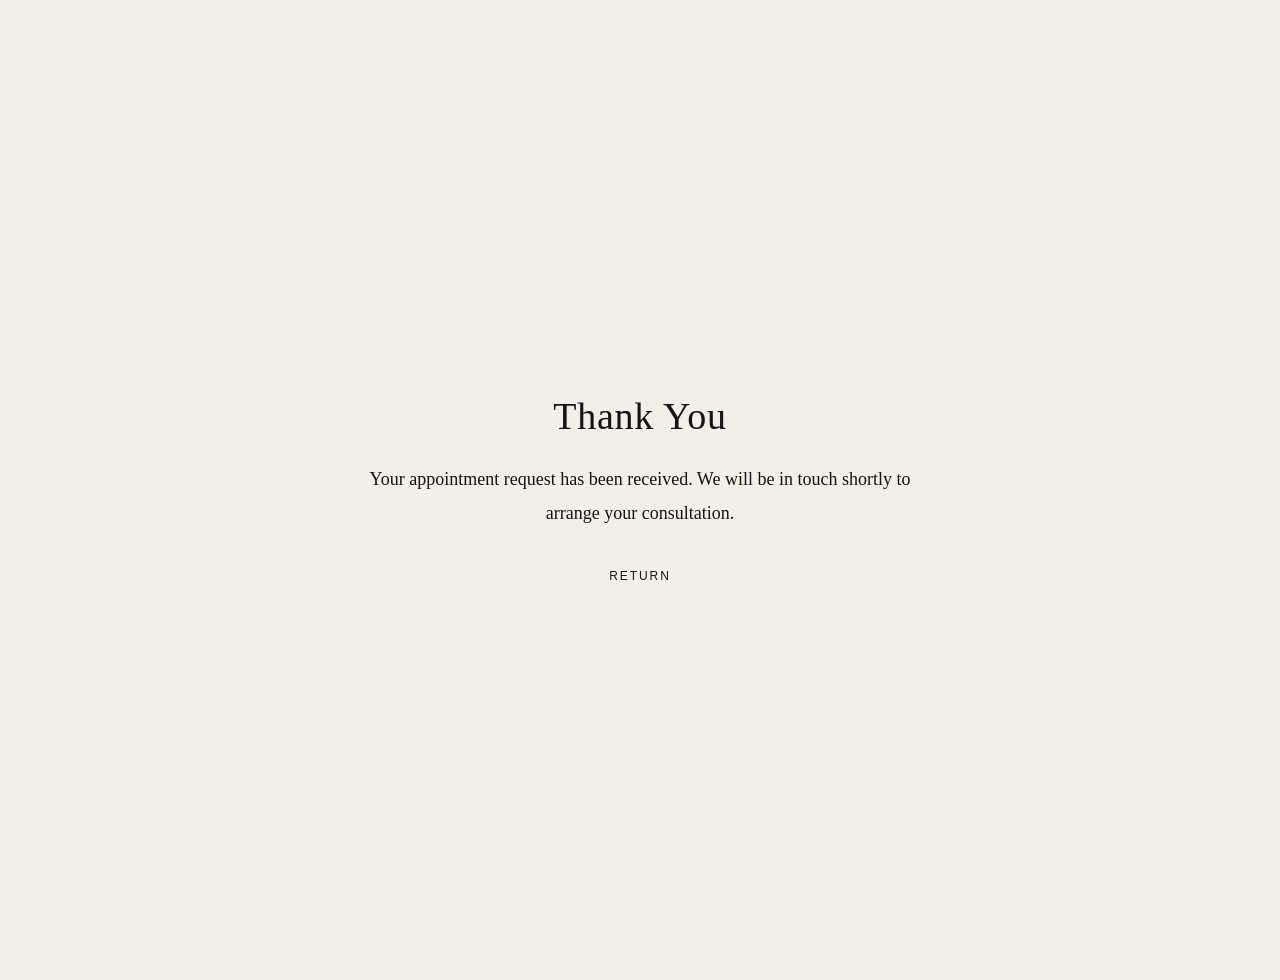
<file: thank-you.html>
<!doctype html>
<html lang="en">
<head>
  <meta charset="utf-8" />
  <meta name="viewport" content="width=device-width, initial-scale=1" />
  <title>P.GÓRNE — Thank You</title>
  <meta name="robots" content="noindex" />
  <link rel="icon" type="image/png" href="/assets/accent-pantone.png" />
  <style>
    :root{--paper:#f3efe8;--ink:#141414;--accent:#6B3529;}
    html,body{margin:0;min-height:100%;background:var(--paper);color:var(--ink);font-family:Arial, Helvetica, sans-serif;}
    main{min-height:100vh;display:grid;place-items:center;text-align:center;padding:40px;}
    h1{font-family:Georgia,"Times New Roman",serif;font-size:38px;font-weight:400;line-height:1.1;letter-spacing:.02em;margin:0 0 24px;}
    p{max-width:560px;font-family:Georgia,"Times New Roman",serif;font-size:18px;line-height:1.9;margin:0 auto 36px;}
    a{color:var(--ink);text-decoration:none;text-transform:uppercase;letter-spacing:.16em;font-size:12px;}
    a:hover{color:var(--accent);}
  </style>
</head>
<body>
  <main>
    <div>
      <h1>Thank You</h1>
      <p>Your appointment request has been received. We will be in touch shortly to arrange your consultation.</p>
      <a href="/">Return</a>
    </div>
  </main>
</body>
</html>
</file>
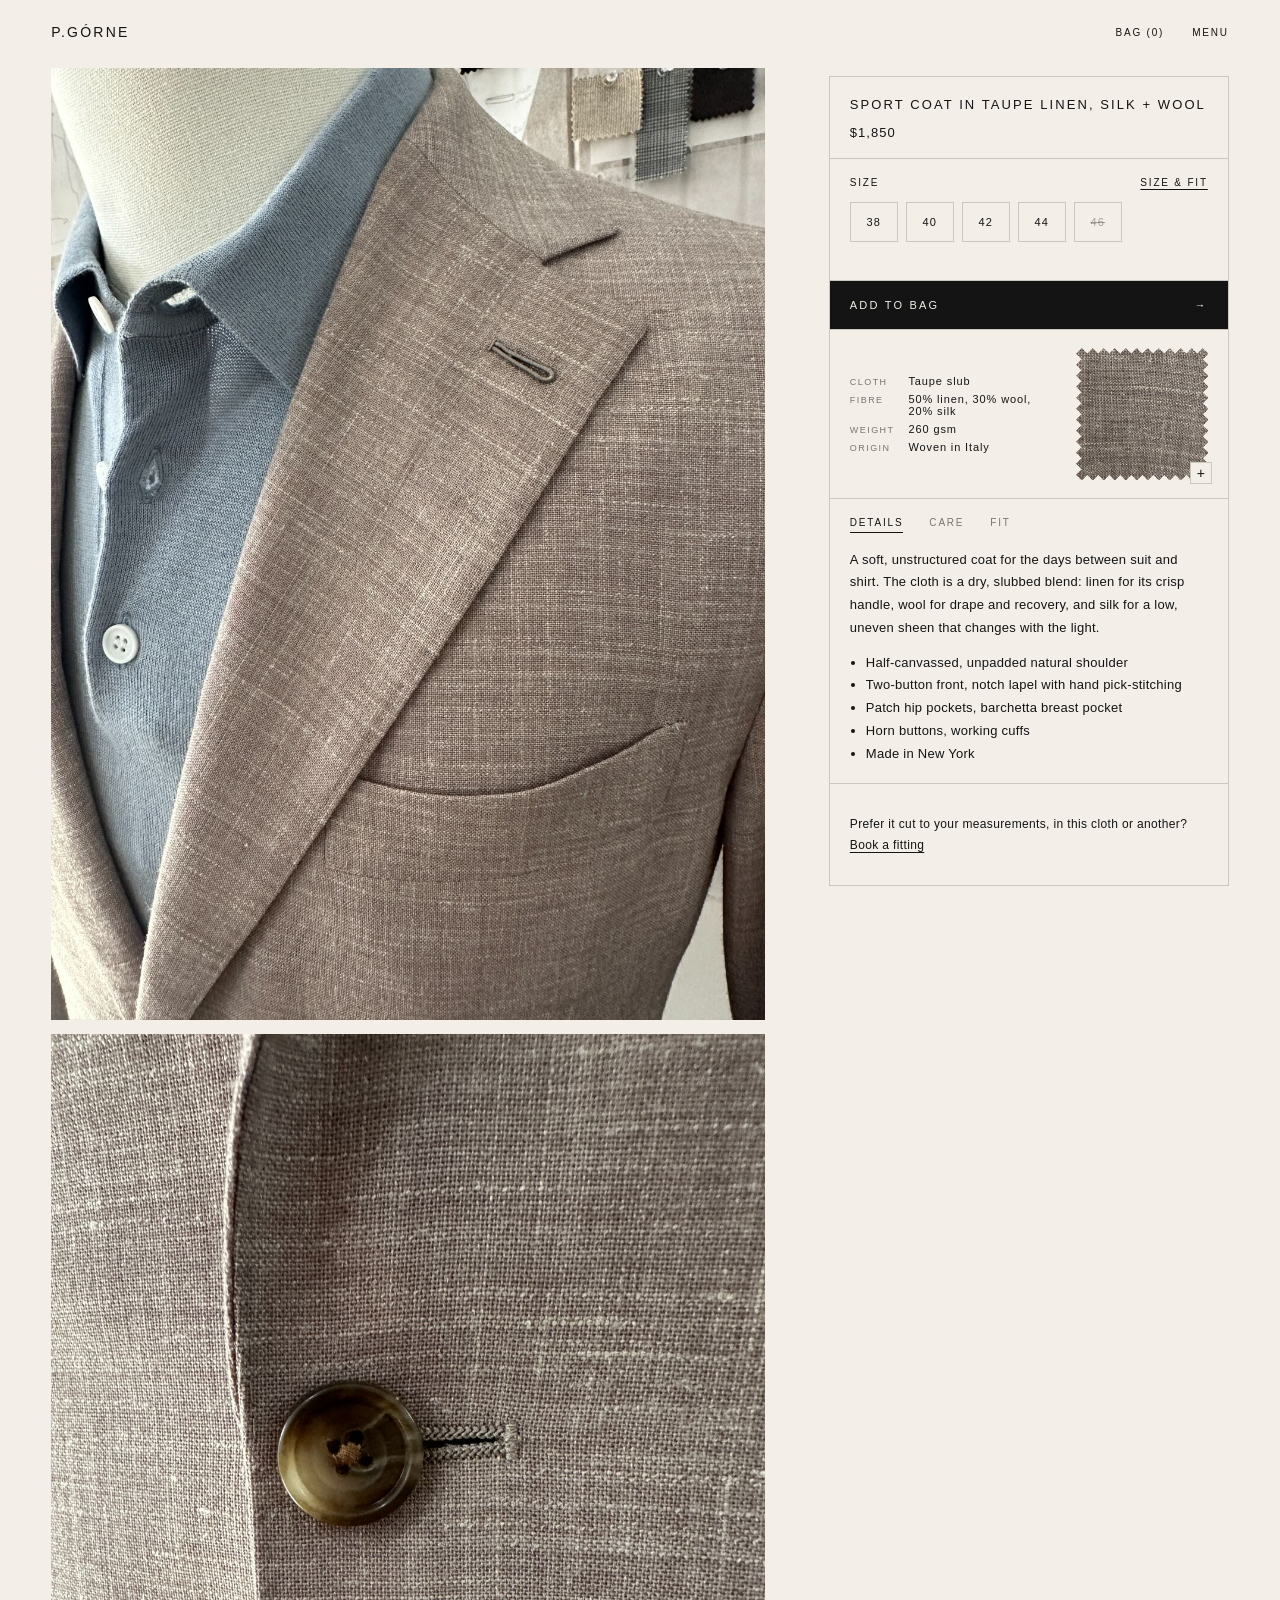
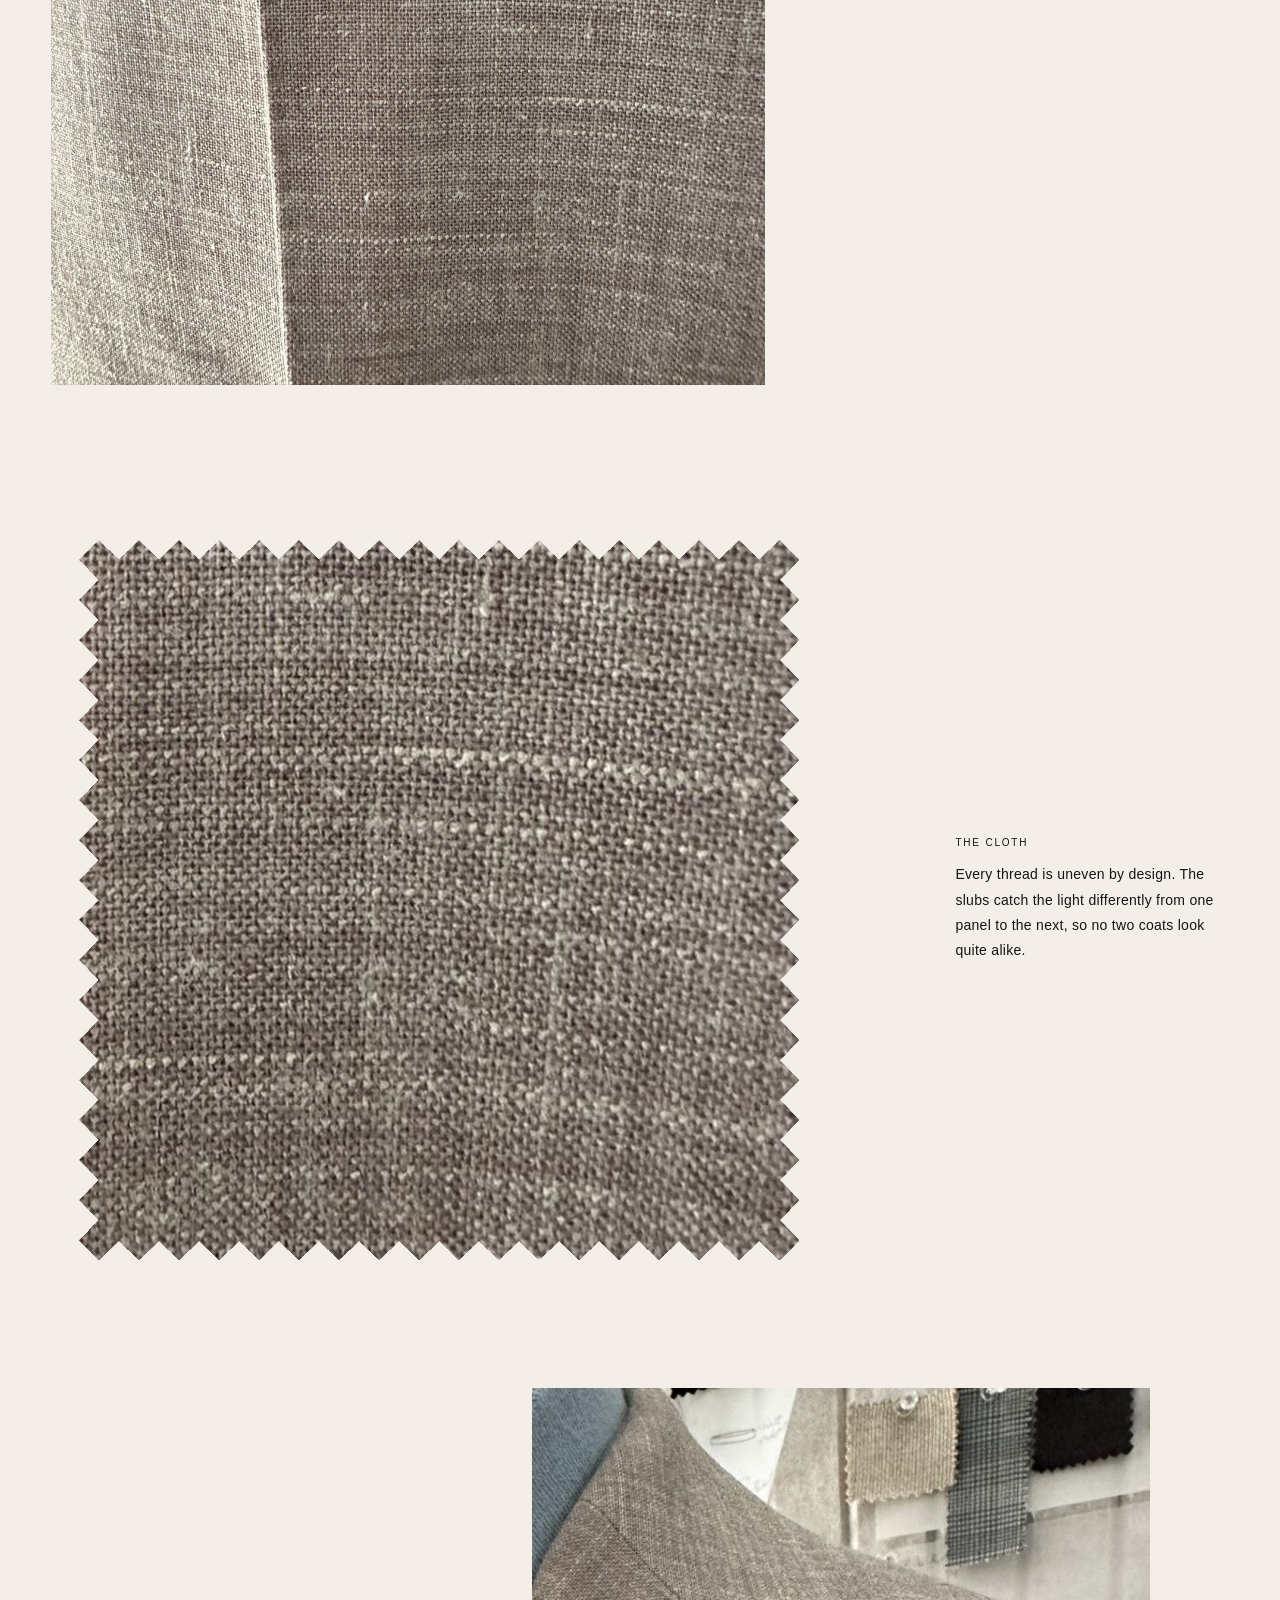
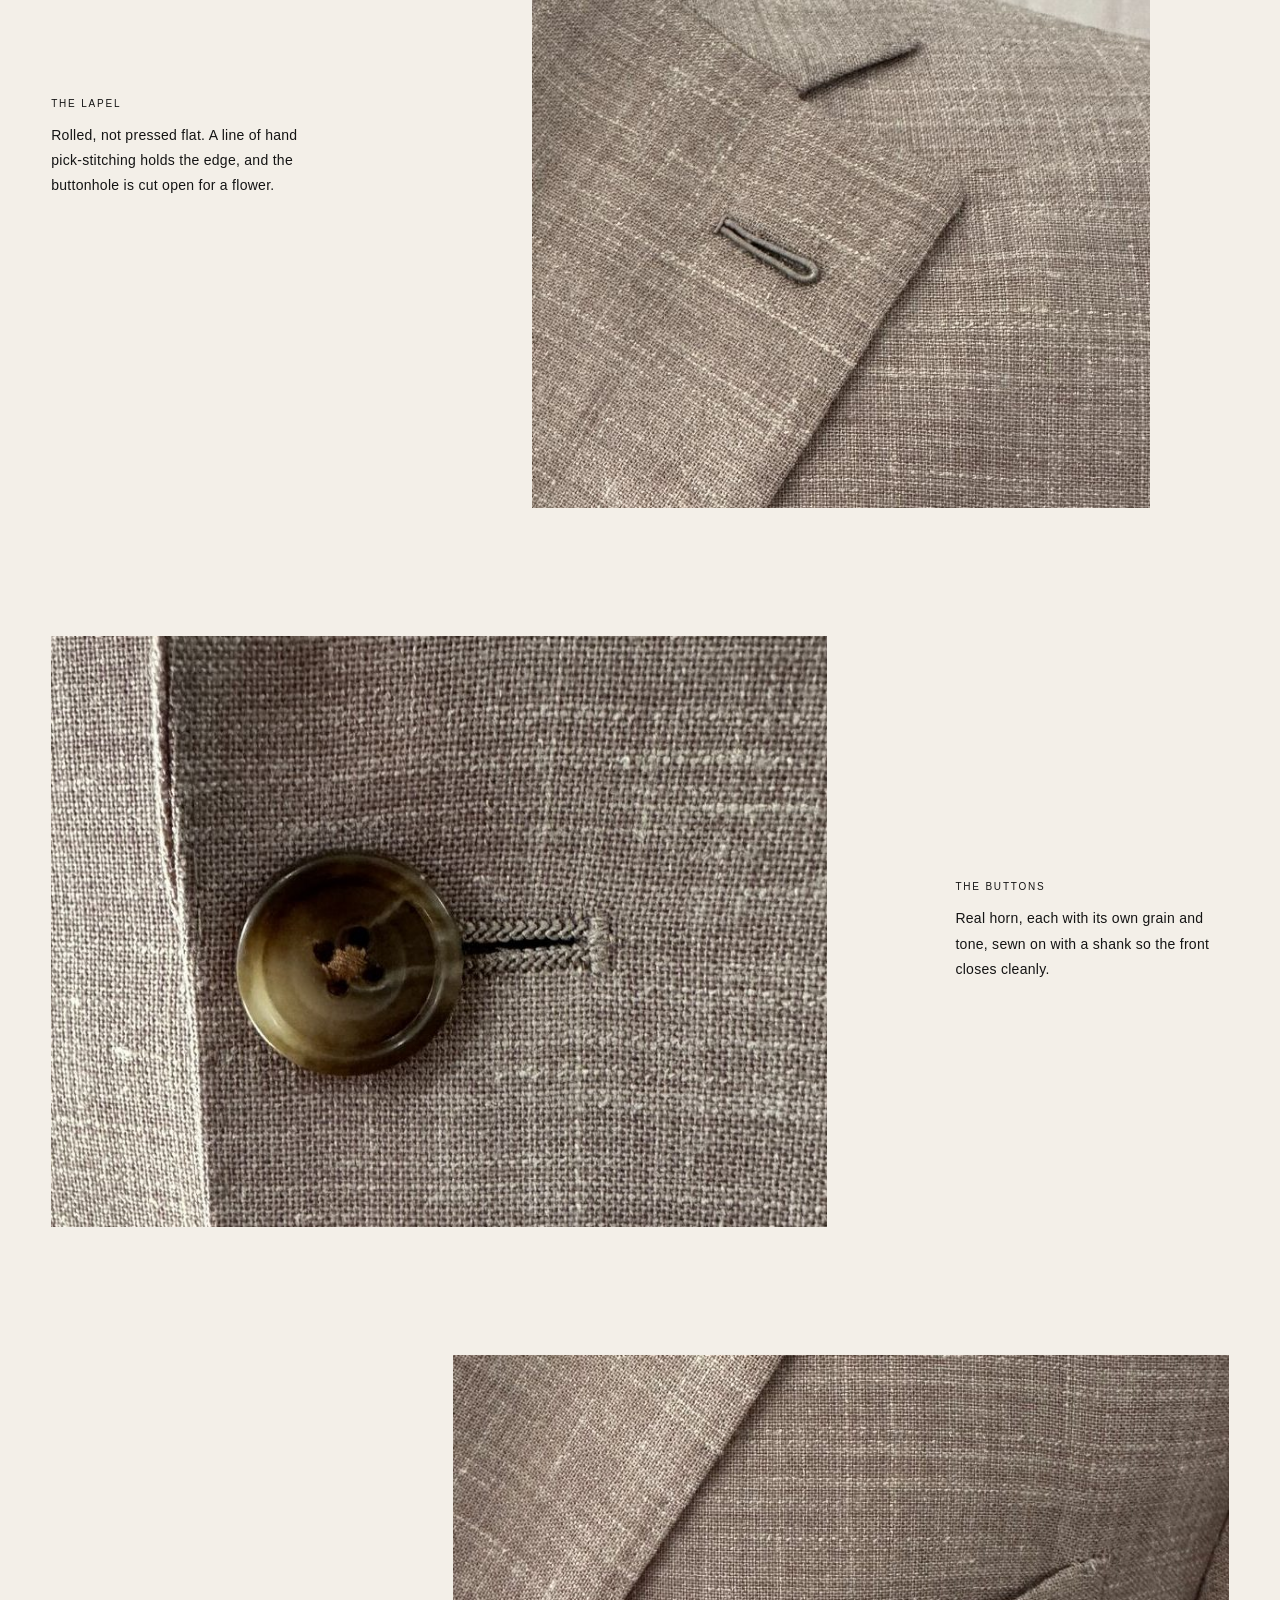
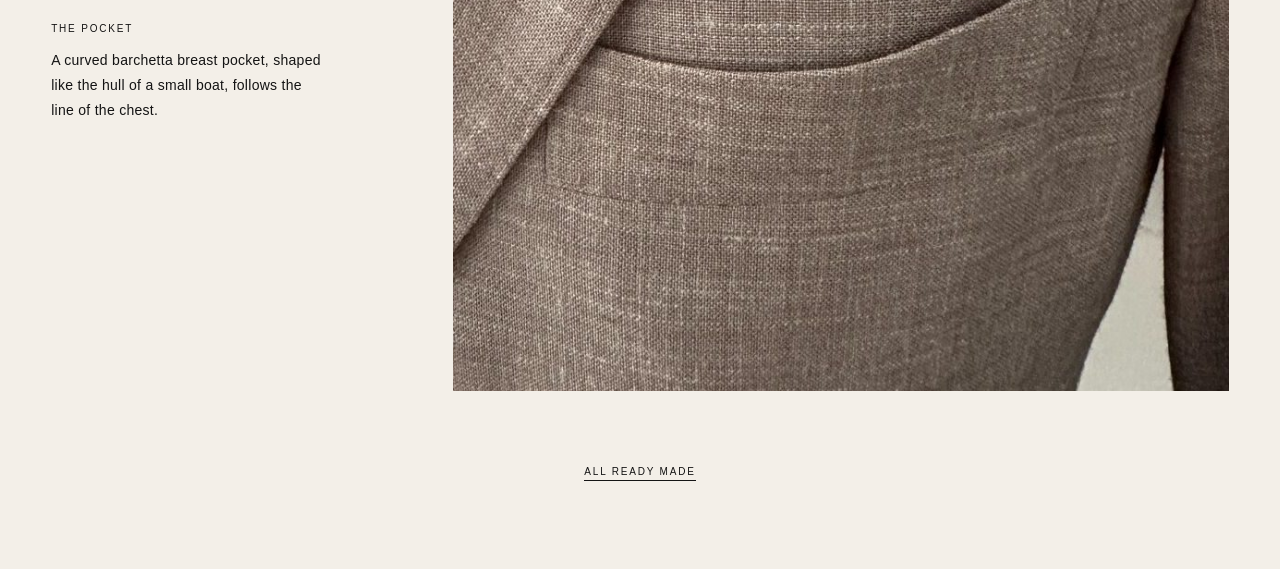
<file: ready-made/sport-coat.html>
<!doctype html>
<html lang="en">
<head>
  <meta charset="utf-8" />
  <meta name="viewport" content="width=device-width, initial-scale=1" />
  <title>P.GÓRNE — Sport Coat in Taupe Linen, Silk + Wool</title>
  <meta name="description" content="Unstructured sport coat in a taupe linen, silk and wool slub, made in limited numbers by the P.GÓRNE atelier in New York." />
  <link rel="icon" type="image/png" href="/assets/accent-pantone.png" />
  <link rel="stylesheet" href="/assets/ready-made.css" />
  <noscript><style>.reveal{opacity:1;transform:none}</style></noscript>
</head>
<body>
  <header class="site-header">
    <a class="wordmark" href="/" aria-label="P.GÓRNE home">P.GÓRNE</a>
    <div class="header-actions">
      <button class="bag-toggle" type="button">Bag (0)</button>
      <a class="return menu-toggle" href="/">Menu</a>
    </div>
  </header>

  <main>
    <div class="product">
      <div class="gallery">
        <button type="button" data-zoom="/assets/images/galerie/business-attire/01.jpg" data-caption="Sport coat — front"><img src="/assets/images/galerie/business-attire/01.jpg" width="1200" height="1600" alt="Sport coat in taupe linen, silk and wool, front"></button>
        <button type="button" data-zoom="/assets/images/galerie/business-attire/03.jpg" data-caption="Sport coat — button and cloth"><img src="/assets/images/galerie/business-attire/03.jpg" width="1200" height="1600" alt="Horn button on the taupe slub cloth" loading="lazy"></button>
      </div>

      <section class="info" data-product data-name="Sport Coat" data-price="1850" data-img="/assets/images/galerie/business-attire/01.jpg" aria-label="Product details">
        <div>
          <h1>Sport Coat in Taupe Linen, Silk + Wool</h1>
          <p class="price">$1,850</p>
        </div>
        <div>
          <div class="row-head"><span class="label">Size</span><button class="label" type="button" data-open-fit>Size &amp; fit</button></div>
          <div class="sizes">
            <button type="button" aria-pressed="false">38</button>
            <button type="button" aria-pressed="false">40</button>
            <button type="button" aria-pressed="false">42</button>
            <button type="button" aria-pressed="false">44</button>
            <button type="button" aria-pressed="false" disabled aria-label="46, sold out">46</button>
          </div>
          <p class="size-msg" aria-live="polite"></p>
        </div>
        <div class="add-wrap"><button class="add" type="button"><span>Add to bag</span><span>→</span></button></div>
        <div class="fabric">
          <dl>
            <dt>Cloth</dt><dd>Taupe slub</dd>
            <dt>Fibre</dt><dd>50% linen, 30% wool, 20% silk</dd>
            <dt>Weight</dt><dd>260 gsm</dd>
            <dt>Origin</dt><dd>Woven in Italy</dd>
          </dl>
          <button class="swatch-btn" type="button" data-zoom="/assets/images/ready-made/sport-coat-swatch.jpg" data-caption="Taupe slub — linen, wool + silk" aria-label="Zoom into the fabric swatch">
            <img src="/assets/images/ready-made/sport-coat-swatch-thumb.jpg" width="240" height="240" alt="Fabric swatch, taupe slub">
            <span class="plus" aria-hidden="true">+</span>
          </button>
        </div>
        <div class="tabs">
          <div role="tablist" aria-label="Product information">
            <button class="label" role="tab" id="tab-details" aria-controls="panel-details" aria-selected="true" type="button">Details</button>
            <button class="label" role="tab" id="tab-care" aria-controls="panel-care" aria-selected="false" tabindex="-1" type="button">Care</button>
            <button class="label" role="tab" id="tab-fit" aria-controls="panel-fit" aria-selected="false" tabindex="-1" type="button">Fit</button>
          </div>
          <div role="tabpanel" id="panel-details" aria-labelledby="tab-details">
            <p>A soft, unstructured coat for the days between suit and shirt. The cloth is a dry, slubbed blend: linen for its crisp handle, wool for drape and recovery, and silk for a low, uneven sheen that changes with the light.</p>
            <ul>
              <li>Half-canvassed, unpadded natural shoulder</li>
              <li>Two-button front, notch lapel with hand pick-stitching</li>
              <li>Patch hip pockets, barchetta breast pocket</li>
              <li>Horn buttons, working cuffs</li>
              <li>Made in New York</li>
            </ul>
          </div>
          <div role="tabpanel" id="panel-care" aria-labelledby="tab-care" hidden>
            <p>Dry clean sparingly. Brush after wear and hang on a shaped hanger. Linen creases by nature; a little steam lifts the wrinkles.</p>
          </div>
          <div role="tabpanel" id="panel-fit" aria-labelledby="tab-fit" hidden>
            <p>Cut true to chest size, with room to layer a light knit.</p>
            <table class="fit-table">
              <thead><tr><th>Size</th><th>Chest</th><th>Shoulder</th><th>Length</th><th>Sleeve</th></tr></thead>
              <tbody>
                <tr><td>38</td><td>40½″</td><td>17″</td><td>29½″</td><td>24½″</td></tr>
                <tr><td>40</td><td>42½″</td><td>17½″</td><td>30″</td><td>25″</td></tr>
                <tr><td>42</td><td>44½″</td><td>18″</td><td>30½″</td><td>25½″</td></tr>
                <tr><td>44</td><td>46½″</td><td>18½″</td><td>31″</td><td>26″</td></tr>
                <tr><td>46</td><td>48½″</td><td>19″</td><td>31½″</td><td>26½″</td></tr>
              </tbody>
            </table>
          </div>
        </div>
        <p class="bespoke">Prefer it cut to your measurements, in this cloth or another? <a href="/book">Book a fitting</a></p>
      </section>
    </div>

    <section class="story" aria-label="Details">
      <article class="chapter reveal">
        <figure><button type="button" data-zoom="/assets/images/ready-made/sport-coat-swatch.jpg" data-caption="Taupe slub — linen, wool + silk"><img src="/assets/images/ready-made/sport-coat-swatch.jpg" width="1400" height="1400" alt="The taupe slub cloth up close" loading="lazy"></button></figure>
        <div class="text"><h2 class="label">The cloth</h2><p>Every thread is uneven by design. The slubs catch the light differently from one panel to the next, so no two coats look quite alike.</p></div>
      </article>
      <article class="chapter flip reveal">
        <figure><button type="button" data-zoom="/assets/images/ready-made/sport-coat-lapel.jpg" data-caption="Lapel and pick-stitching"><img src="/assets/images/ready-made/sport-coat-lapel.jpg" width="660" height="768" alt="The lapel with hand pick-stitching" loading="lazy"></button></figure>
        <div class="text"><h2 class="label">The lapel</h2><p>Rolled, not pressed flat. A line of hand pick-stitching holds the edge, and the buttonhole is cut open for a flower.</p></div>
      </article>
      <article class="chapter reveal">
        <figure><button type="button" data-zoom="/assets/images/ready-made/sport-coat-button.jpg" data-caption="Horn button"><img src="/assets/images/ready-made/sport-coat-button.jpg" width="840" height="640" alt="A horn button and buttonhole" loading="lazy"></button></figure>
        <div class="text"><h2 class="label">The buttons</h2><p>Real horn, each with its own grain and tone, sewn on with a shank so the front closes cleanly.</p></div>
      </article>
      <article class="chapter flip reveal">
        <figure><button type="button" data-zoom="/assets/images/ready-made/sport-coat-pocket.jpg" data-caption="Breast pocket"><img src="/assets/images/ready-made/sport-coat-pocket.jpg" width="840" height="688" alt="The barchetta breast pocket" loading="lazy"></button></figure>
        <div class="text"><h2 class="label">The pocket</h2><p>A curved barchetta breast pocket, shaped like the hull of a small boat, follows the line of the chest.</p></div>
      </article>
    </section>

    <div class="more"><a class="label" href="/ready-made">All Ready Made</a></div>
  </main>

  <script src="/assets/menu.js" defer></script>
  <script src="/assets/ready-made.js" defer></script>
</body>
</html>
</file>
<file: assets/ready-made.css>
:root{--paper:#f3efe8;--ink:#141414;--accent:#6B3529;--leaf:#f8f5ef;--line:rgba(20,20,20,.18);--pad:clamp(22px,4vw,64px)}
*{box-sizing:border-box}
html,body{margin:0;background:var(--paper);color:var(--ink);font-family:Arial,Helvetica,sans-serif;-webkit-font-smoothing:antialiased}
body{min-height:100svh;overflow-x:hidden}
a{color:inherit;text-decoration:none}
button{font:inherit;color:inherit;background:none;border:0;padding:0;cursor:pointer}
img{display:block;max-width:100%;height:auto}
.label,.site-header .return,.bag-toggle{font-size:10px;letter-spacing:.18em;text-transform:uppercase}

.site-header{position:sticky;top:0;z-index:30;display:flex;justify-content:space-between;align-items:center;padding:24px var(--pad) 18px;background:linear-gradient(var(--paper) 70%,rgba(243,239,232,0))}
.wordmark{font-size:14px;letter-spacing:.16em;font-weight:500}
.header-actions{display:flex;gap:28px;align-items:center}
.site-header .return:hover,.bag-toggle:hover{color:var(--accent)}

.reveal{opacity:0;transform:translateY(14px);transition:opacity 900ms ease,transform 900ms cubic-bezier(.2,.6,.2,1)}
.reveal.in{opacity:1;transform:none}

/* Shop */
.shop{padding:22px var(--pad) 90px}
.shop-head{display:flex;justify-content:space-between;align-items:baseline;margin:0 0 30px}
.shop-head h1{margin:0;font-weight:400}
.grid{display:grid;grid-template-columns:repeat(3,1fr);gap:56px 28px}
.card .frame{position:relative;aspect-ratio:3/4;overflow:hidden;background:var(--leaf)}
.card .frame img{width:100%;height:100%;object-fit:cover;transition:transform 1200ms cubic-bezier(.2,.6,.2,1)}
.card:hover .frame img{transform:scale(1.035)}
.card .tag{position:absolute;top:12px;left:12px;background:var(--paper);padding:5px 8px}
.card .meta{display:flex;justify-content:space-between;gap:12px;margin:16px 0 14px;font-size:11px;letter-spacing:.14em;text-transform:uppercase}
.fabric-line{display:flex;gap:14px;align-items:center}
.fabric-line img{width:52px;height:52px;flex:none}
.fabric-line p{margin:0;font-size:10px;line-height:1.7;letter-spacing:.12em;text-transform:uppercase;color:rgba(20,20,20,.72)}
.sample-note{margin:70px 0 0;text-align:center;color:rgba(20,20,20,.5)}

/* Product */
.product{display:grid;grid-template-columns:minmax(0,1fr) 400px;gap:clamp(32px,5vw,90px);padding:10px var(--pad) 40px;align-items:start}
.gallery{display:grid;gap:14px}
.gallery button{display:block;width:100%;cursor:zoom-in;background:var(--leaf)}
.gallery img{width:100%}
.info{position:sticky;top:76px;border:1px solid var(--line)}
.info>*{border-bottom:1px solid var(--line);padding:18px 20px}
.info>*:last-child{border-bottom:0}
.info h1{margin:0 0 10px;font-size:13px;font-weight:400;letter-spacing:.16em;text-transform:uppercase;line-height:1.5}
.info .price{margin:0;font-size:13px;letter-spacing:.08em}
.row-head{display:flex;justify-content:space-between;align-items:baseline;margin-bottom:14px}
.row-head button{text-decoration:underline;text-underline-offset:3px}
.row-head button:hover{color:var(--accent)}
.sizes{display:flex;flex-wrap:wrap;gap:8px}
.sizes button{min-width:48px;height:40px;border:1px solid var(--line);font-size:11px;letter-spacing:.1em}
.sizes button:hover{border-color:var(--ink)}
.sizes button[aria-pressed="true"]{border-color:var(--ink);background:var(--ink);color:var(--paper)}
.sizes button:disabled{color:rgba(20,20,20,.35);text-decoration:line-through;cursor:not-allowed;border-color:var(--line);background:none}
.add{display:flex;justify-content:space-between;align-items:center;width:100%;padding:18px 20px;background:var(--ink);color:var(--paper);font-size:11px;letter-spacing:.2em;text-transform:uppercase;transition:background 200ms ease}
.add:hover{background:var(--accent)}
.info .add-wrap{padding:0}
.size-msg{margin:10px 0 0;font-size:10px;letter-spacing:.14em;text-transform:uppercase;color:var(--accent);min-height:1em}
.fabric{display:grid;grid-template-columns:1fr 132px;gap:18px;align-items:center}
.fabric dl{margin:0;display:grid;grid-template-columns:auto 1fr;gap:6px 14px;font-size:11px;letter-spacing:.08em}
.fabric dt{text-transform:uppercase;letter-spacing:.16em;font-size:9px;color:rgba(20,20,20,.55);padding-top:2px}
.fabric dd{margin:0}
.swatch-btn{position:relative;cursor:zoom-in}
.swatch-btn img{width:132px;height:132px;transition:transform 500ms cubic-bezier(.2,.6,.2,1)}
.swatch-btn:hover img{transform:scale(1.04) rotate(-1.5deg)}
.swatch-btn .plus{position:absolute;right:-4px;bottom:-4px;width:22px;height:22px;display:grid;place-items:center;background:var(--paper);border:1px solid var(--line);font-size:14px;line-height:1}
.tabs [role=tablist]{display:flex;gap:26px;margin-bottom:16px}
.tabs [role=tab]{padding-bottom:4px;border-bottom:1px solid transparent;color:rgba(20,20,20,.55)}
.tabs [role=tab][aria-selected="true"]{color:var(--ink);border-color:var(--ink)}
.tabs [role=tabpanel]{font-size:13px;line-height:1.75;letter-spacing:.02em}
.tabs [role=tabpanel] p{margin:0 0 12px}
.tabs ul{margin:0;padding-left:16px}
.fit-table{width:100%;border-collapse:collapse;font-size:11px;letter-spacing:.06em}
.fit-table th,.fit-table td{padding:7px 4px;border-bottom:1px solid var(--line);text-align:left;font-weight:400}
.fit-table th{font-size:9px;letter-spacing:.16em;text-transform:uppercase;color:rgba(20,20,20,.55)}
.bespoke{font-size:12px;line-height:1.7;letter-spacing:.03em}
.bespoke a{text-decoration:underline;text-underline-offset:3px}
.bespoke a:hover{color:var(--accent)}

.story{padding:clamp(60px,9vw,140px) var(--pad) 40px;display:grid;gap:clamp(70px,10vw,150px)}
.chapter{display:grid;grid-template-columns:repeat(12,1fr);gap:28px;align-items:center}
.chapter figure{margin:0;grid-column:1 / span 8}
.chapter figure button{display:block;width:100%;cursor:zoom-in}
.chapter figure img{width:auto;max-width:100%;max-height:80vh;margin:0 auto}
.chapter .text{grid-column:10 / span 3}
.chapter.flip figure{grid-column:5 / span 8;grid-row:1}
.chapter.flip .text{grid-column:1 / span 3;grid-row:1}
.chapter h2{margin:0 0 14px;font-weight:400}
.chapter p{margin:0;font-size:14px;line-height:1.8;letter-spacing:.02em}
.more{padding:30px var(--pad) 90px;text-align:center}
.more a{border-bottom:1px solid var(--ink);padding-bottom:3px}
.more a:hover{color:var(--accent);border-color:var(--accent)}

/* Viewer */
.viewer{position:fixed;inset:0;z-index:60;background:var(--paper);opacity:0;pointer-events:none;transition:opacity 250ms ease;overflow:hidden;touch-action:none}
.viewer.open{opacity:1;pointer-events:auto}
.viewer-stage{position:absolute;inset:64px var(--pad) 48px;display:grid;place-items:center;cursor:zoom-in}
.viewer.zoomed .viewer-stage{cursor:move}
.viewer-stage img{max-width:100%;max-height:100%;width:auto;height:auto;transition:transform 350ms cubic-bezier(.2,.6,.2,1);will-change:transform;user-select:none;-webkit-user-drag:none}
.viewer.dragging .viewer-stage img{transition:none}
.viewer-close{position:absolute;top:18px;right:calc(var(--pad) - 10px);z-index:2;background:var(--paper);padding:6px 10px}
.viewer-close:hover{color:var(--accent)}
.viewer-caption{position:absolute;left:50%;bottom:16px;transform:translateX(-50%);margin:0;max-width:calc(100% - 2 * var(--pad));text-align:center;color:rgba(20,20,20,.7);background:var(--paper);padding:6px 10px;z-index:2}

/* Bag */
.bag{position:fixed;inset:0;z-index:50;pointer-events:none}
.bag-shade{position:absolute;inset:0;background:rgba(20,20,20,.18);opacity:0;transition:opacity 300ms ease}
.bag-panel{position:absolute;top:0;right:0;bottom:0;width:min(420px,100%);background:var(--paper);border-left:1px solid var(--line);transform:translateX(100%);transition:transform 450ms cubic-bezier(.2,.6,.2,1);display:flex;flex-direction:column;padding:24px var(--pad) 26px}
.bag.open{pointer-events:auto}
.bag.open .bag-shade{opacity:1}
.bag.open .bag-panel{transform:none}
.bag-top{display:flex;justify-content:space-between;margin-bottom:28px}
.bag-items{flex:1;overflow:auto;list-style:none;margin:0;padding:0}
.bag-items li{display:grid;grid-template-columns:72px 1fr auto;gap:14px;padding:14px 0;border-bottom:1px solid var(--line);font-size:11px;letter-spacing:.1em;text-transform:uppercase;line-height:1.7}
.bag-items img{width:72px;height:96px;object-fit:cover}
.bag-items button{align-self:start;font-size:9px;letter-spacing:.16em;color:rgba(20,20,20,.55)}
.bag-items button:hover{color:var(--accent)}
.bag-empty{font-size:12px;letter-spacing:.06em;color:rgba(20,20,20,.6)}
.bag-foot{border-top:1px solid var(--ink);padding-top:18px}
.bag-total{display:flex;justify-content:space-between;font-size:11px;letter-spacing:.16em;text-transform:uppercase;margin-bottom:16px}
.bag-foot .add:disabled{opacity:.45;cursor:not-allowed}
.bag-foot .add:disabled:hover{background:var(--ink)}
.bag-note{margin:12px 0 0;text-align:center;color:rgba(20,20,20,.5)}

@media (max-width:1000px){.grid{grid-template-columns:repeat(2,1fr);gap:44px 18px}}
@media (max-width:900px){
  .product{grid-template-columns:1fr;padding-top:0}
  .gallery{grid-auto-flow:column;grid-auto-columns:88%;overflow-x:auto;scroll-snap-type:x mandatory;margin:0 calc(-1 * var(--pad));padding:0 var(--pad);scrollbar-width:none}
  .gallery::-webkit-scrollbar{display:none}
  .gallery button{scroll-snap-align:center}
  .info{position:static}
  .chapter,.chapter.flip{grid-template-columns:1fr;gap:18px}
  .chapter figure,.chapter .text,.chapter.flip figure,.chapter.flip .text{grid-column:1;grid-row:auto}
}
@media (max-width:760px){
  :root{--pad:18px}
  .site-header{padding-top:20px}
  .grid{gap:36px 12px}
  .card .meta{flex-direction:column;gap:4px;font-size:10px;margin:12px 0 10px}
  .fabric-line img{width:40px;height:40px}
  .fabric-line p{font-size:9px}
  .fabric{grid-template-columns:1fr 110px}
  .swatch-btn img{width:110px;height:110px}
}
@media (prefers-reduced-motion:reduce){
  .reveal{opacity:1;transform:none;transition:none}
  .card .frame img,.swatch-btn img,.viewer,.viewer-stage img,.bag-shade,.bag-panel{transition:none}
}
</file>
